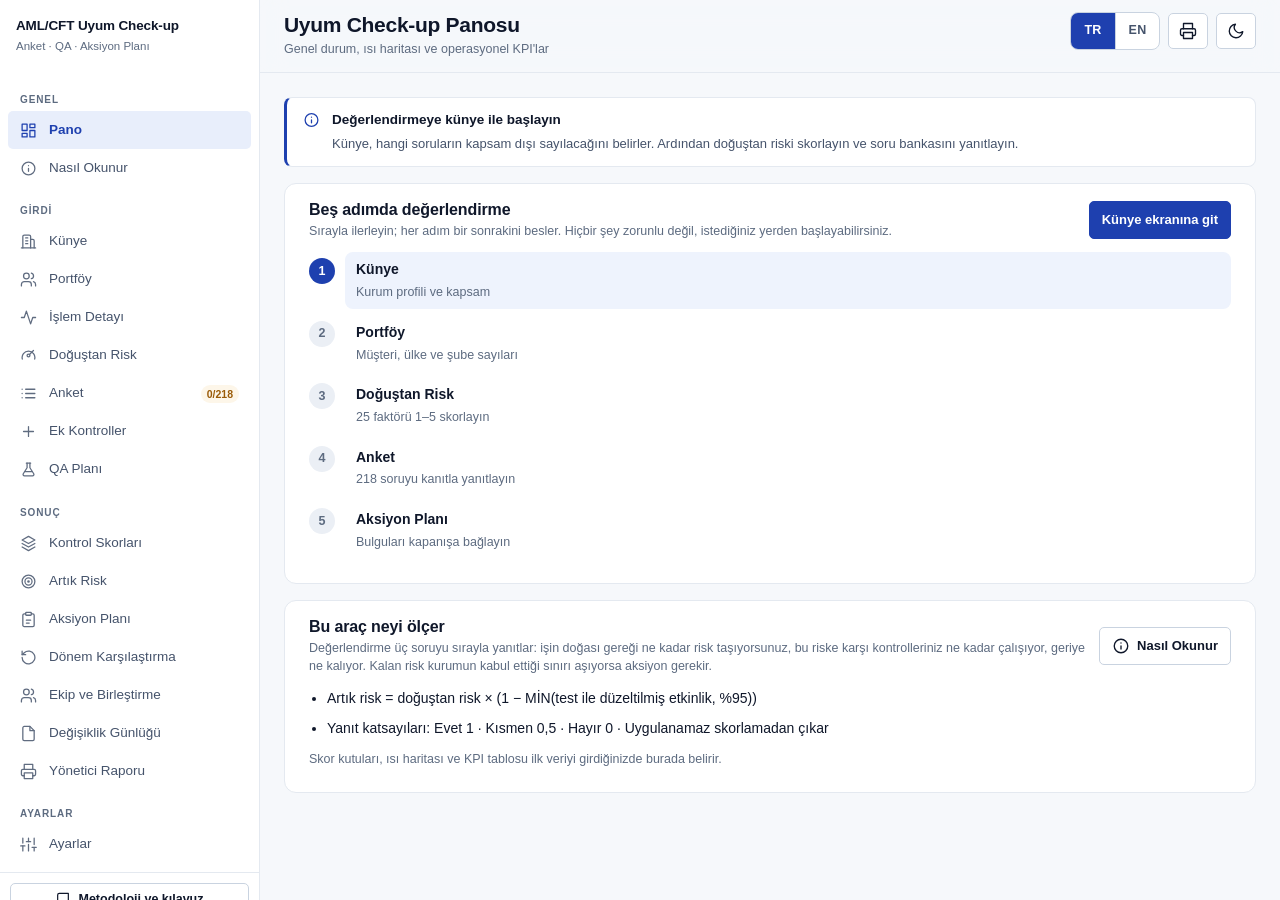
<file: index.html>
<!DOCTYPE html>
<html lang="tr" data-theme="light">
<head>
<meta charset="utf-8">
<meta name="viewport" content="width=device-width, initial-scale=1">
<!-- Veri cihazdan çıkmaz: tarayıcı başka kaynaktan betik yüklemeyi ve dışarıya bağlantıyı reddeder. -->
<meta http-equiv="Content-Security-Policy" content="default-src 'self' file:; script-src 'self' file:; style-src 'self' file: 'unsafe-inline'; img-src 'self' file: data:; font-src 'self' file:; connect-src 'none'; object-src 'none'; base-uri 'none'; form-action 'none'">
<meta name="color-scheme" content="light dark">
<title>AML/CFT Uyum Check-up</title>
<meta name="description" content="AML/CFT uyum check-up: anket, risk bazlı QA örneklem planı ve aksiyon takibi. AML/CFT compliance check-up: questionnaire, risk-based QA sampling and action tracking.">
<link rel="stylesheet" href="css/app.css?v=2.10.8">
<link rel="icon" href="data:image/svg+xml,<svg xmlns='http://www.w3.org/2000/svg' viewBox='0 0 24 24' fill='none' stroke='%231E40AF' stroke-width='2' stroke-linecap='round' stroke-linejoin='round'><path d='M12 22s8-4 8-10V5l-8-3-8 3v7c0 6 8 10 8 10z'/><path d='m9 12 2 2 4-4'/></svg>">
</head>
<body>
<a class="skip-link" id="skip-link" href="#content">İçeriğe atla</a>

<div class="app">
  <aside class="sidebar">
    <div class="brand">
      <div class="brand-title" id="brand-title">AML/CFT Uyum Check-up</div>
      <div class="brand-sub" id="brand-sub">Anket · QA · Aksiyon Planı</div>
    </div>
    <nav id="nav" class="nav" aria-label="Ana gezinme"></nav>
    <div class="sidebar-foot">
      <a class="btn btn-sm btn-block" id="guide-link" href="KILAVUZ.html" target="_blank" rel="noopener" style="text-decoration:none">
        <svg class="ico" width="16" height="16" viewBox="0 0 24 24" fill="none" stroke="currentColor" stroke-width="1.8" stroke-linecap="round" stroke-linejoin="round" aria-hidden="true"><path d="M4 19.5A2.5 2.5 0 0 1 6.5 17H20"/><path d="M6.5 2H20v20H6.5A2.5 2.5 0 0 1 4 19.5v-15A2.5 2.5 0 0 1 6.5 2z"/></svg>
        <span class="btn-label">Metodoloji ve kılavuz</span>
      </a>
      <button class="btn btn-sm btn-block" data-act="export">
        <svg class="ico" width="16" height="16" viewBox="0 0 24 24" fill="none" stroke="currentColor" stroke-width="1.8" stroke-linecap="round" stroke-linejoin="round" aria-hidden="true"><path d="M21 15v4a2 2 0 0 1-2 2H5a2 2 0 0 1-2-2v-4"/><path d="m7 10 5 5 5-5"/><path d="M12 15V3"/></svg>
        <span class="btn-label">Veri ve yedekleme</span>
      </button>
      <button class="btn btn-sm btn-block" data-act="import">
        <svg class="ico" width="16" height="16" viewBox="0 0 24 24" fill="none" stroke="currentColor" stroke-width="1.8" stroke-linecap="round" stroke-linejoin="round" aria-hidden="true"><path d="M21 15v4a2 2 0 0 1-2 2H5a2 2 0 0 1-2-2v-4"/><path d="m17 8-5-5-5 5"/><path d="M12 3v12"/></svg>
        <span class="btn-label">Çalışma dosyası yükle</span>
      </button>
      <button class="btn btn-sm btn-block btn-danger" data-act="reset">
        <svg class="ico" width="16" height="16" viewBox="0 0 24 24" fill="none" stroke="currentColor" stroke-width="1.8" stroke-linecap="round" stroke-linejoin="round" aria-hidden="true"><path d="M3 6h18"/><path d="M8 6V4a1 1 0 0 1 1-1h6a1 1 0 0 1 1 1v2"/><path d="M19 6v14a2 2 0 0 1-2 2H7a2 2 0 0 1-2-2V6"/></svg>
        <span class="btn-label">Sıfırla</span>
      </button>
      <div class="foot-info">
        <div class="subtle center is-danger" id="save-error" role="alert" hidden></div>
        <div class="subtle center is-danger" id="tab-conflict" role="alert" hidden>
          <span id="tab-conflict-text"></span>
          <button class="btn btn-sm btn-block" id="tab-conflict-reload" style="margin-top:6px"></button>
        </div>
        <div class="subtle center" id="saved-at" aria-live="polite">—</div>
        <div class="subtle center" id="backup-at">—</div>
        <div class="subtle center" id="local-only">Veriler yalnızca bu tarayıcıda saklanır.</div>
      </div>
    </div>
  </aside>

  <div class="main">
    <header class="topbar">
      <div class="topbar-heading">
        <h1 id="page-title">Uyum Check-up Panosu</h1>
        <div class="topbar-sub" id="page-sub"></div>
      </div>

      <div class="topbar-actions">
        <div class="lang-switch" role="group" aria-label="Change language / Dili değiştir">
          <button type="button" class="lang-btn" data-lang="tr" aria-pressed="true" lang="tr">TR</button>
          <button type="button" class="lang-btn" data-lang="en" aria-pressed="false" lang="en">EN</button>
        </div>
        <button class="btn btn-icon only-narrow" data-act="export" aria-label="Veri ve yedekleme">
          <svg class="ico" width="18" height="18" viewBox="0 0 24 24" fill="none" stroke="currentColor" stroke-width="1.8" stroke-linecap="round" stroke-linejoin="round" aria-hidden="true"><path d="M21 15v4a2 2 0 0 1-2 2H5a2 2 0 0 1-2-2v-4"/><path d="m7 10 5 5 5-5"/><path d="M12 15V3"/></svg>
        </button>
        <button class="btn btn-icon" id="print-btn" aria-label="Yazdır">
          <svg class="ico" width="18" height="18" viewBox="0 0 24 24" fill="none" stroke="currentColor" stroke-width="1.8" stroke-linecap="round" stroke-linejoin="round" aria-hidden="true"><path d="M6 9V2h12v7"/><path d="M6 18H4a2 2 0 0 1-2-2v-5a2 2 0 0 1 2-2h16a2 2 0 0 1 2 2v5a2 2 0 0 1-2 2h-2"/><rect x="6" y="14" width="12" height="8"/></svg>
        </button>
        <button class="btn btn-icon" id="theme-btn" aria-label="Koyu temaya geç"></button>
      </div>
    </header>

    <main id="content" class="content" tabindex="-1"></main>
  </div>
</div>

<input type="file" id="file-input" accept="application/json,.json" class="sr-only" aria-hidden="true" tabindex="-1">

<script src="js/data.js?v=2.10.8"></script>
<script src="js/data.en.js?v=2.10.8"></script>
<script src="js/questions.en.js?v=2.10.8"></script>
<script src="js/countries.js?v=2.10.8"></script>
<script src="js/portfolio.data.js?v=2.10.8"></script>
<script src="js/operations.data.js?v=2.10.8"></script>
<script src="js/riskmodel.data.js?v=2.10.8"></script>
<script src="js/extra.data.js?v=2.10.8"></script>
<script src="js/refpack.data.js?v=2.10.8"></script>
<script src="js/i18n.js?v=2.10.8"></script>
<script src="js/store.js?v=2.10.8"></script>
<script src="js/calc.js?v=2.10.8"></script>
<script src="js/ui.js?v=2.10.8"></script>
<script src="js/views.js?v=2.10.8"></script>
<script src="js/portfolio.js?v=2.10.8"></script>
<script src="js/operations.js?v=2.10.8"></script>
<script src="js/settings.js?v=2.10.8"></script>
<script src="js/extra.js?v=2.10.8"></script>
<script src="js/compare.js?v=2.10.8"></script>
<script src="js/log.js?v=2.10.8"></script>
<script src="js/merge.js?v=2.10.8"></script>
<script src="js/actions.js?v=2.10.8"></script>
<script src="js/export.js?v=2.10.8"></script>
<script src="js/app.js?v=2.10.8"></script>
</body>
</html>
</file>
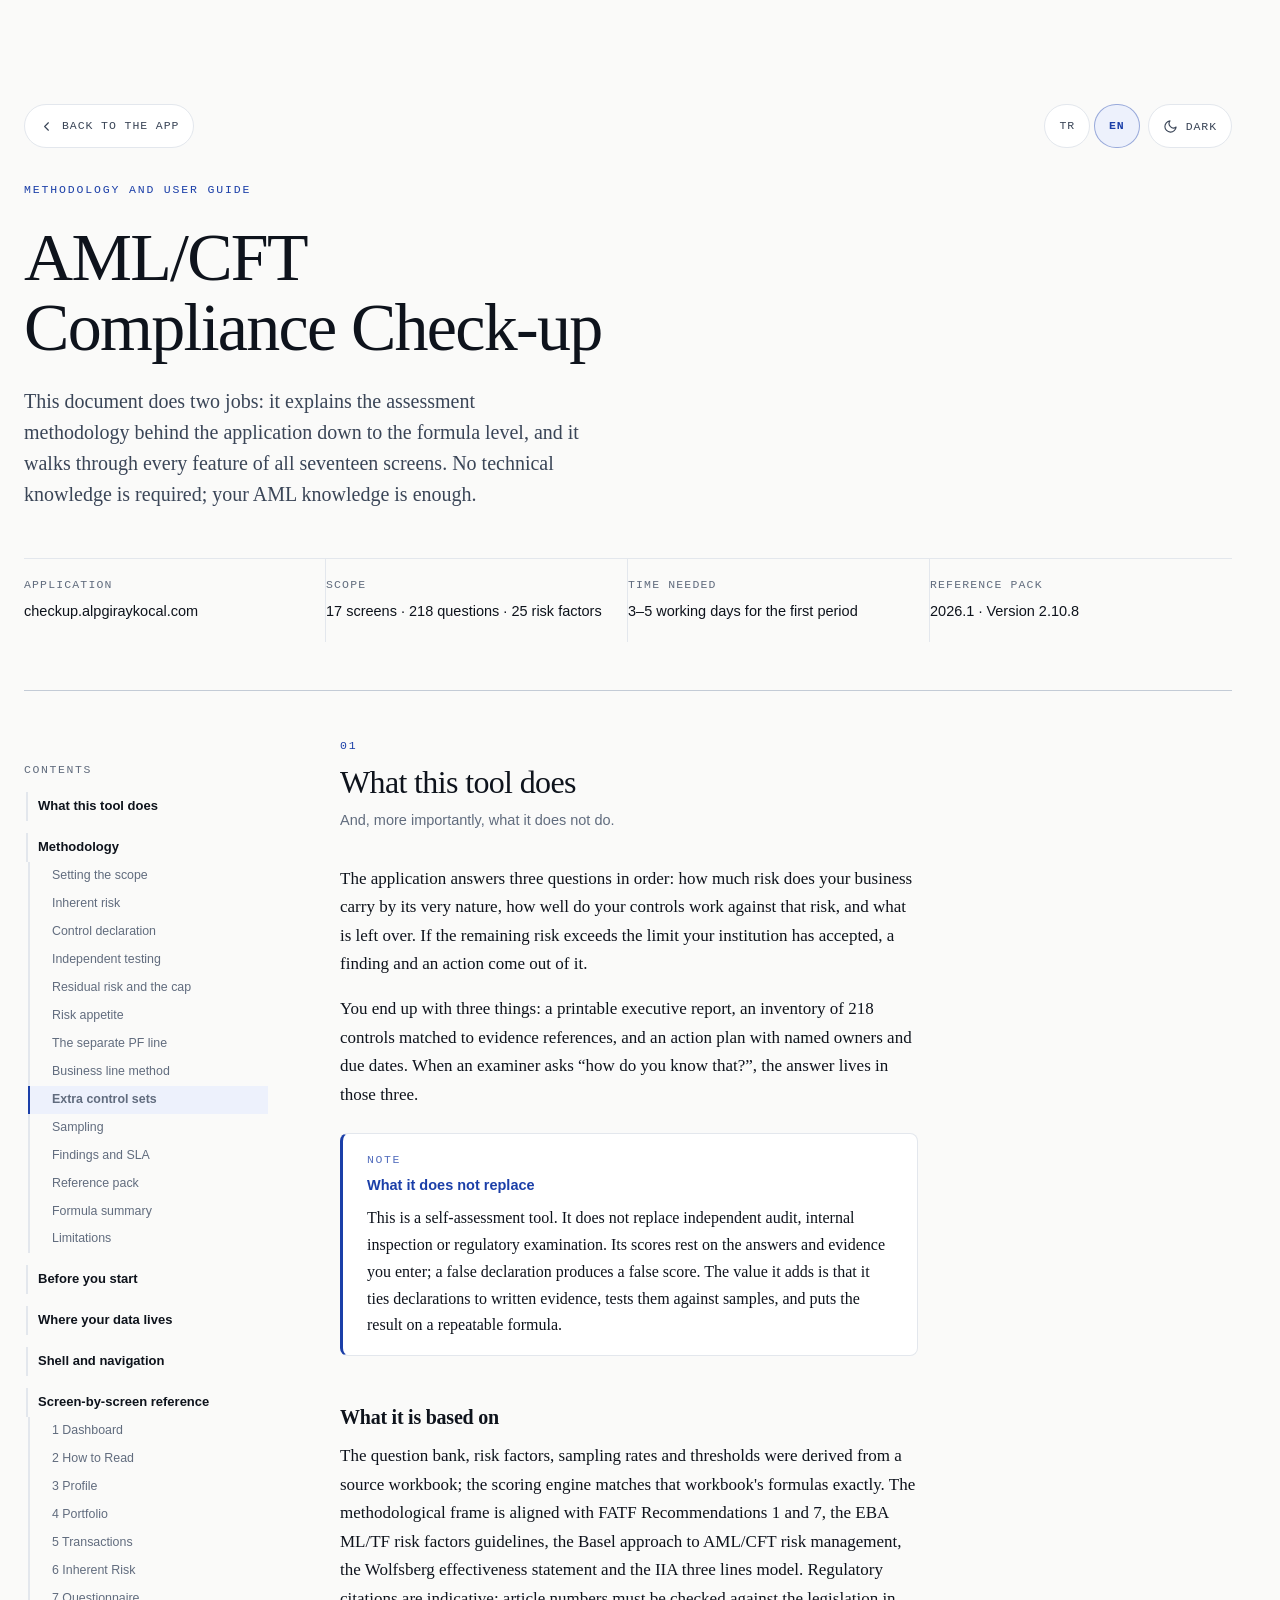
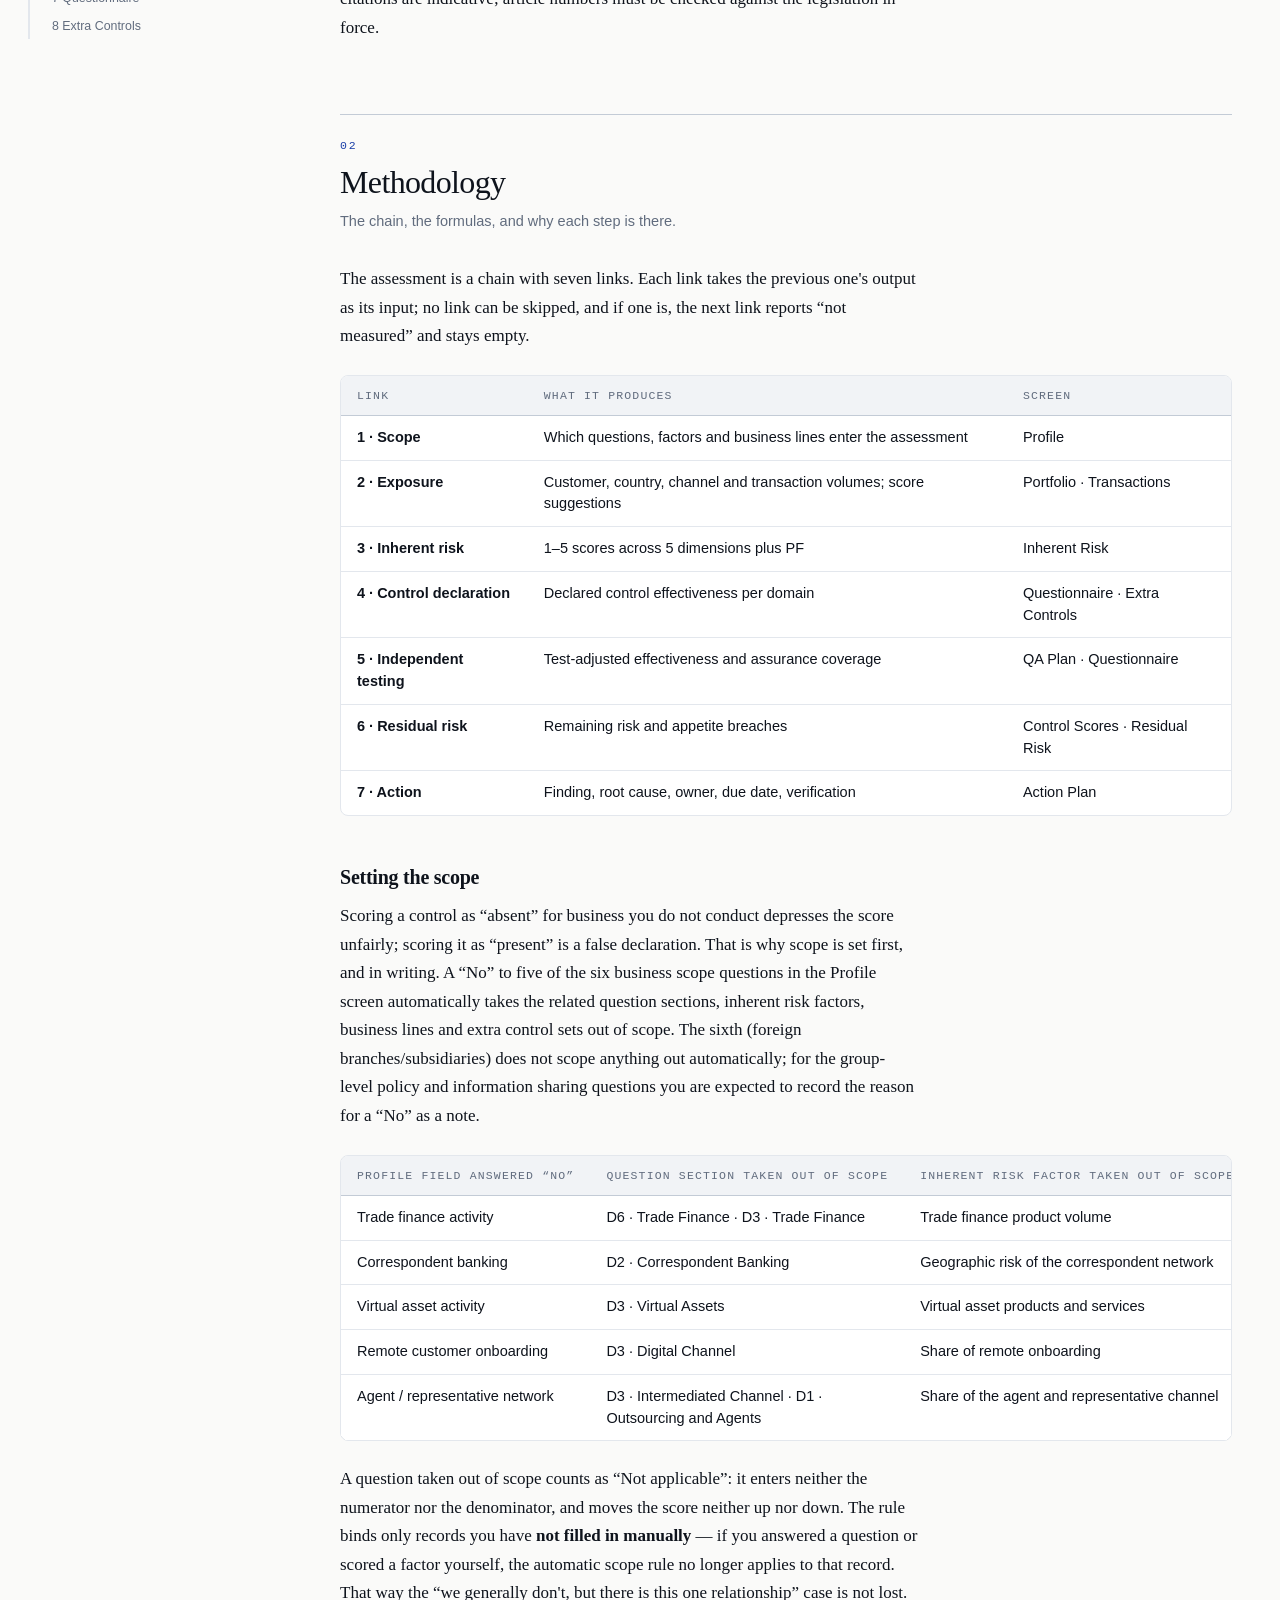
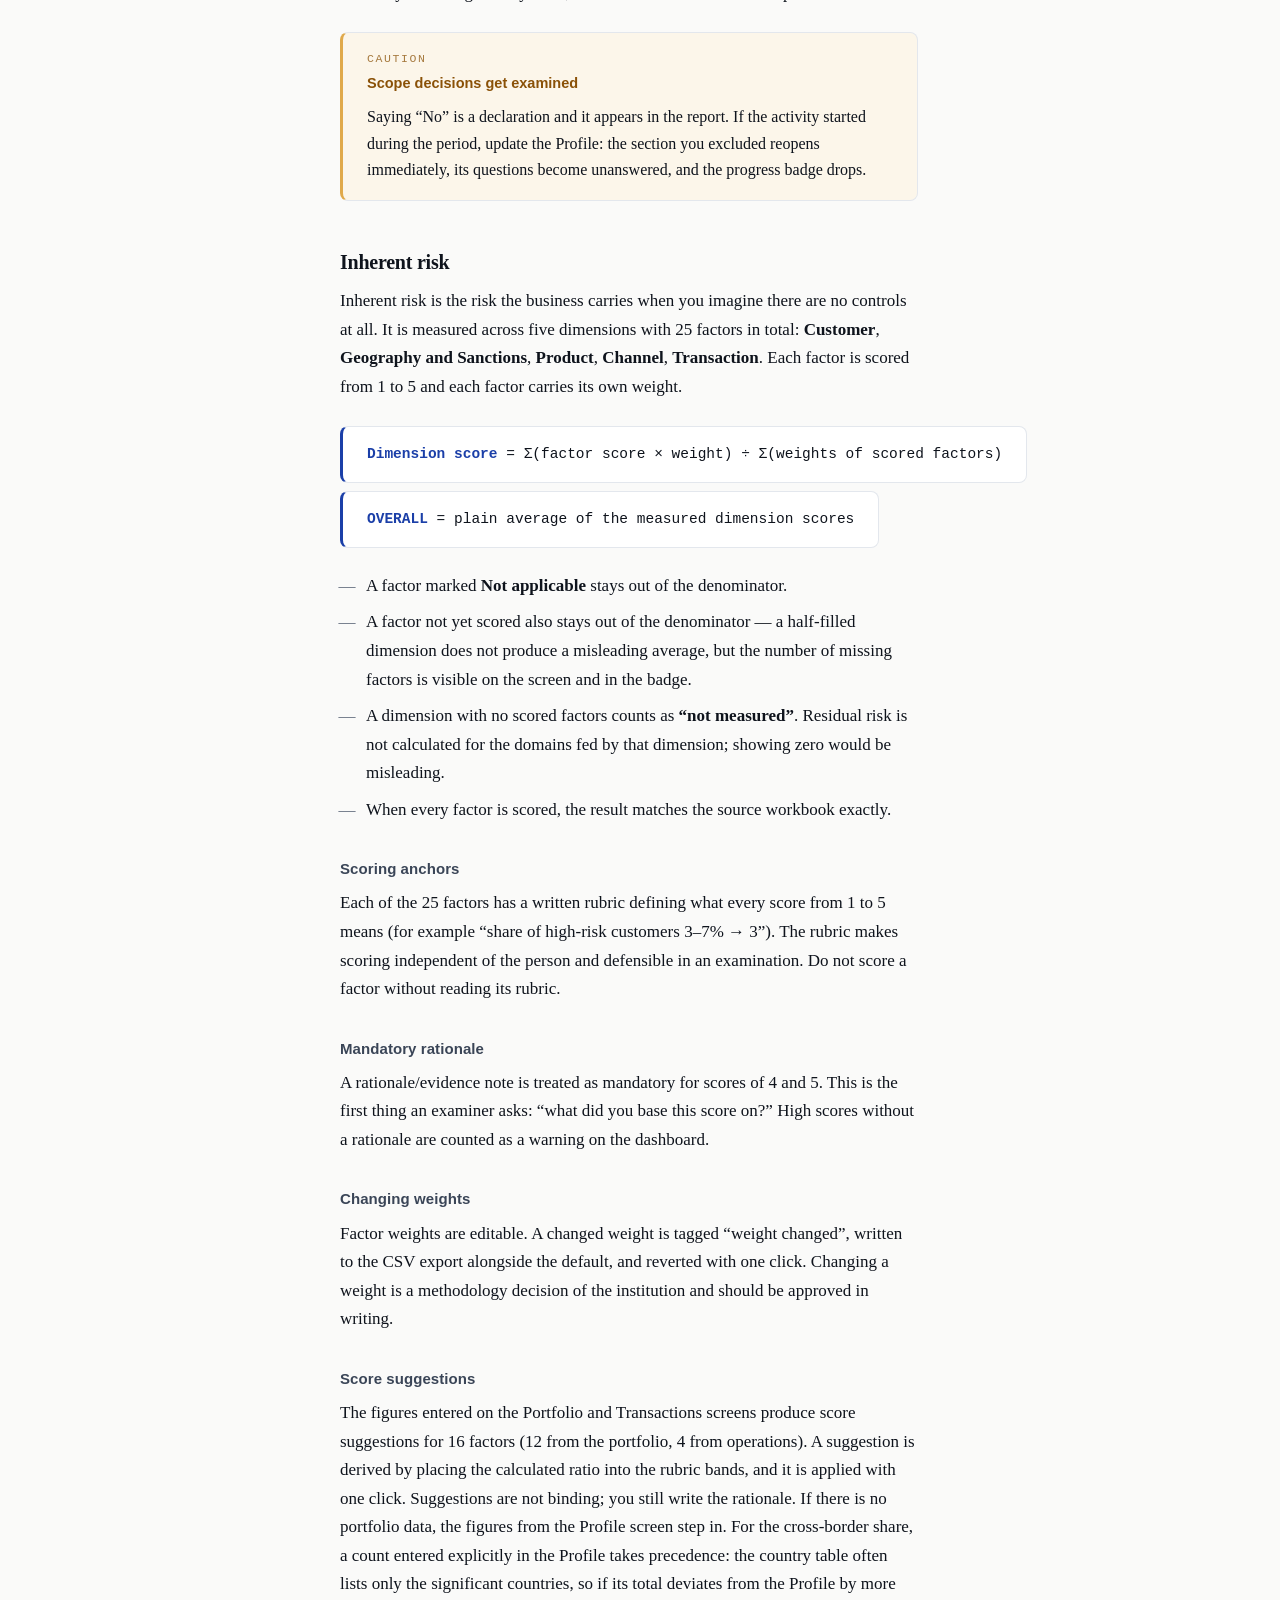
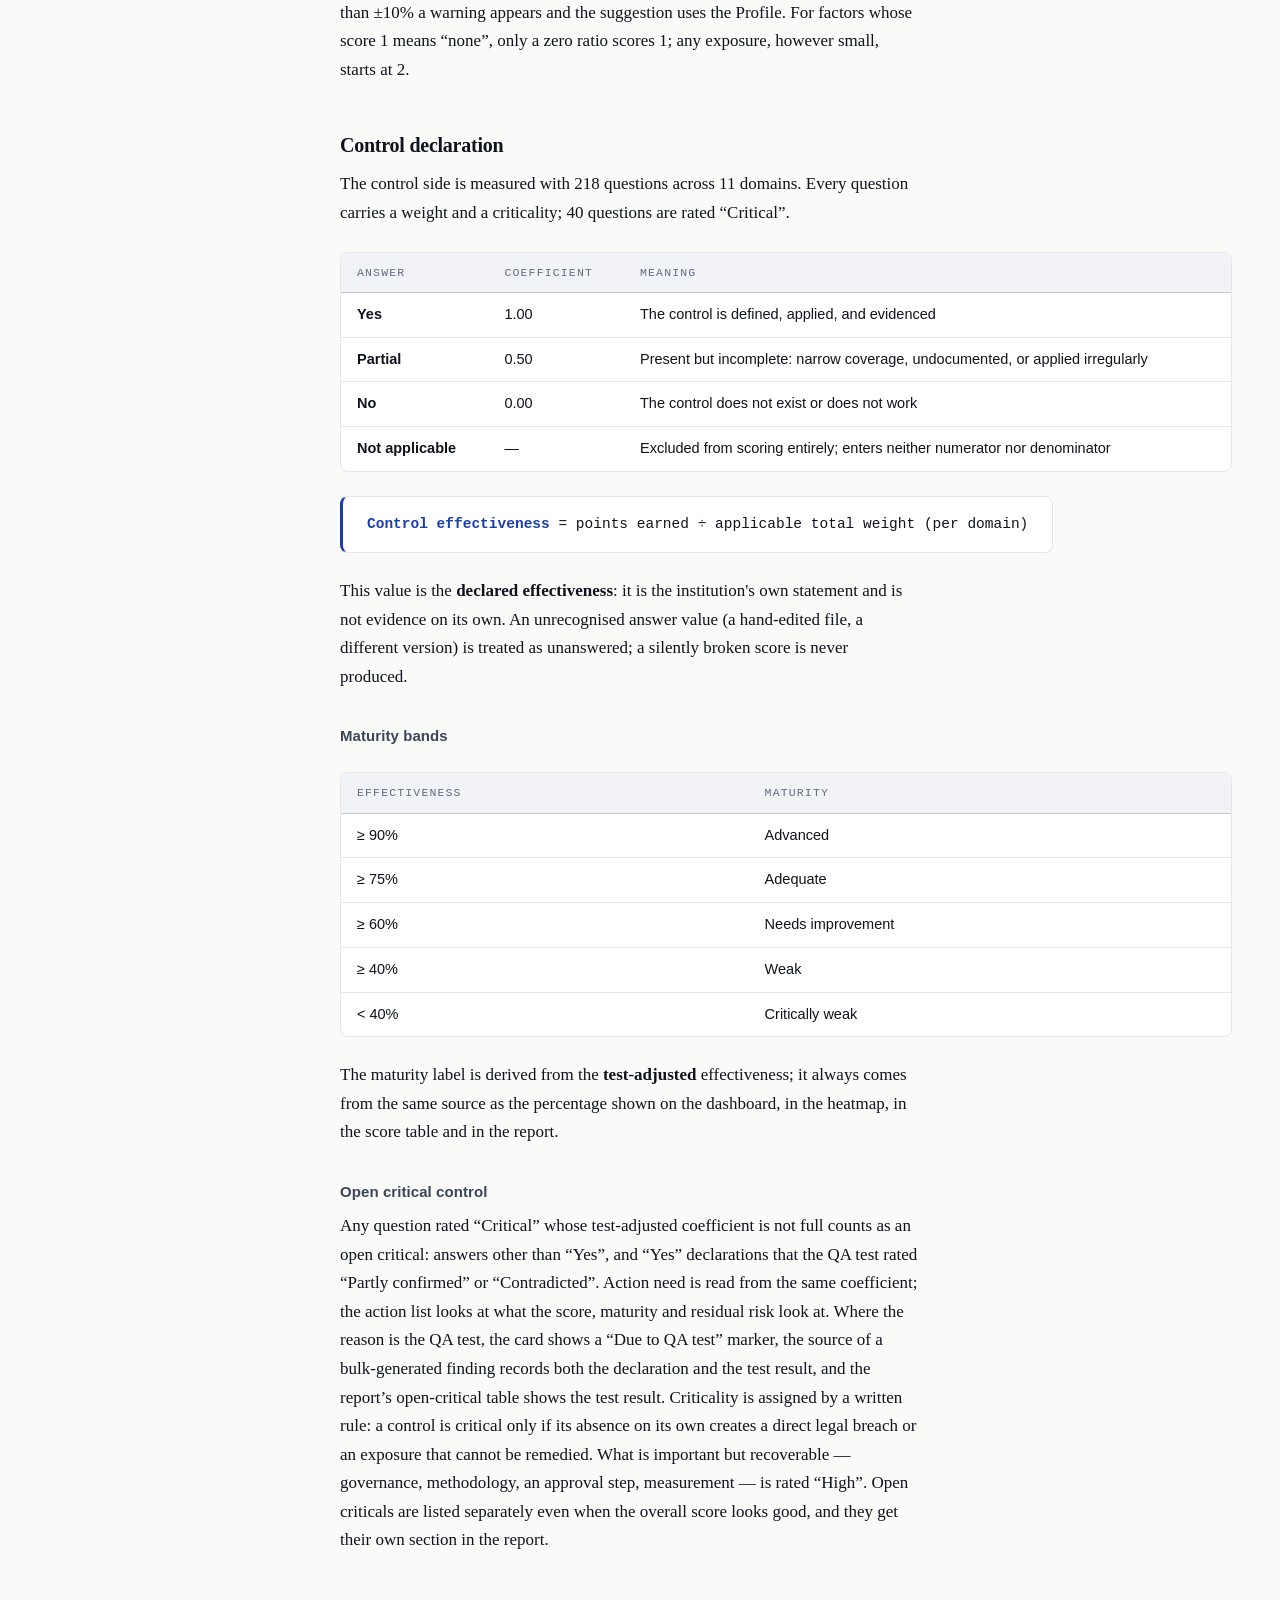
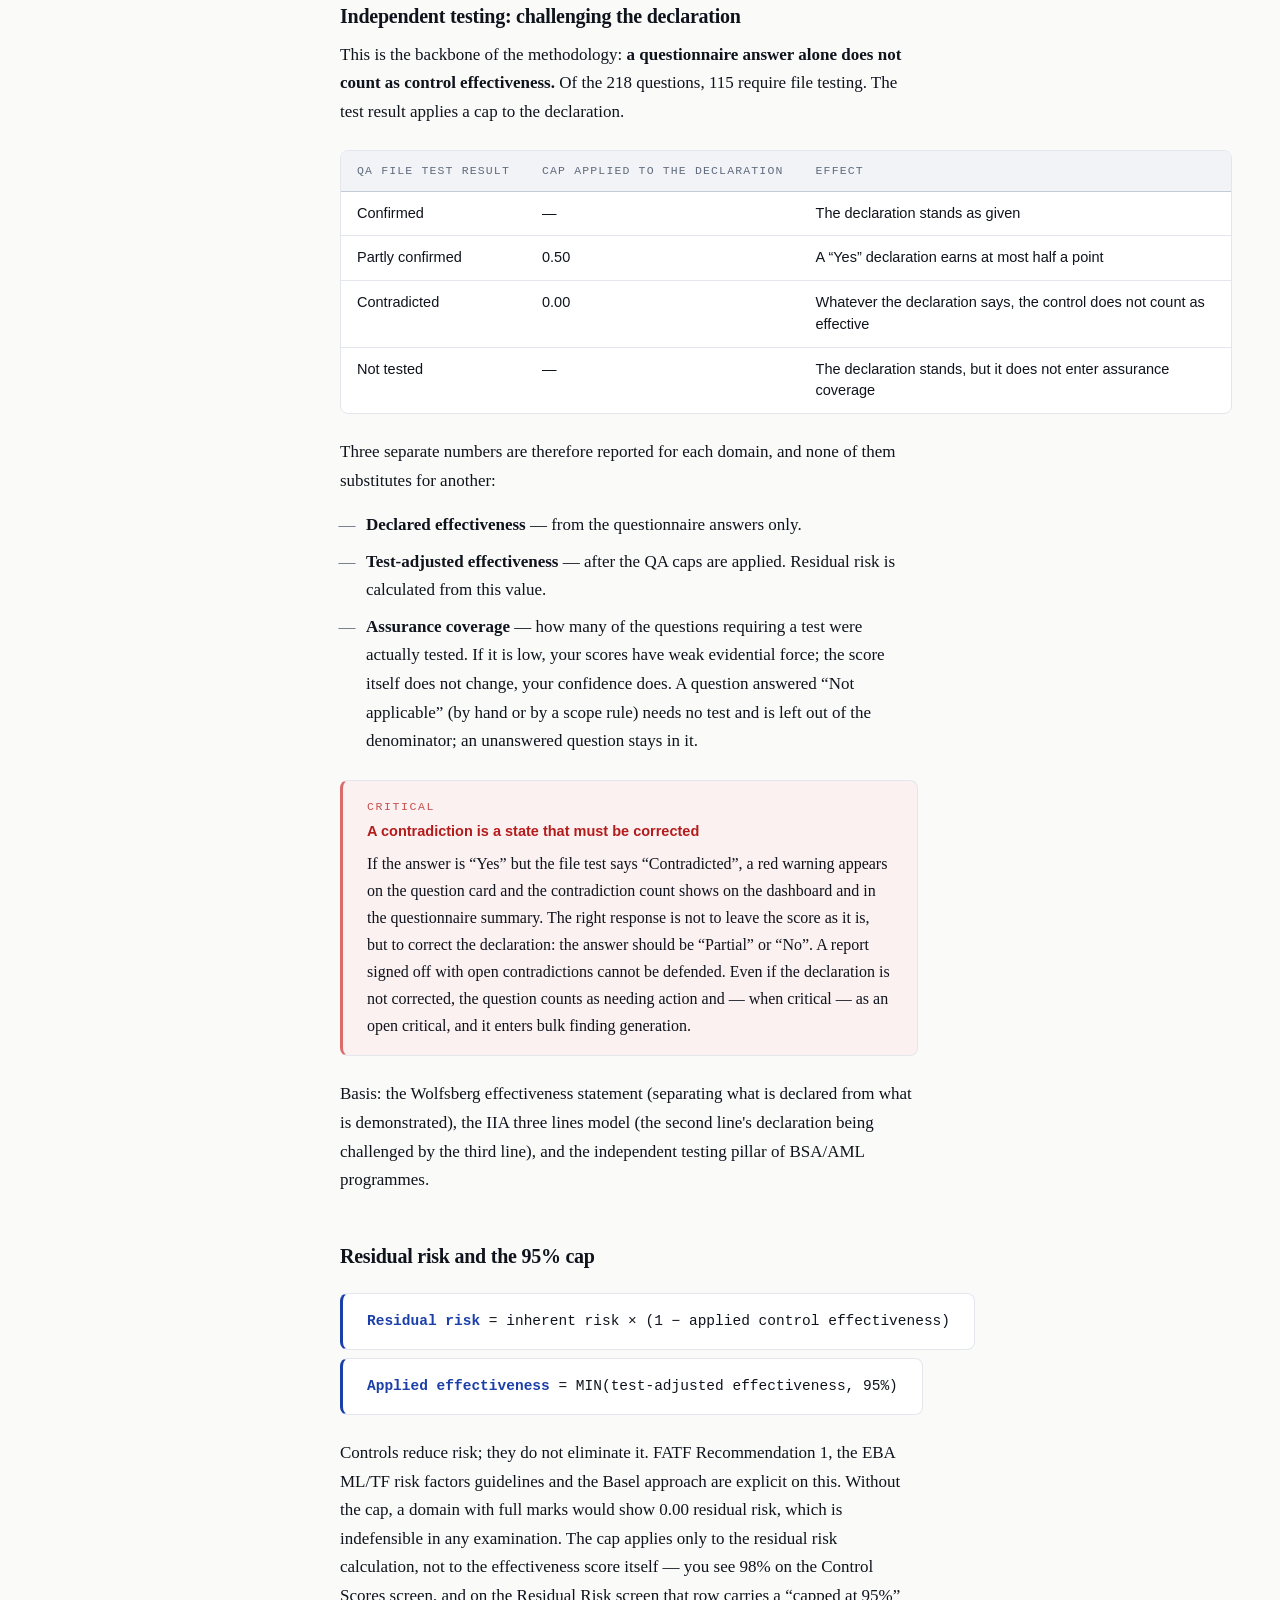
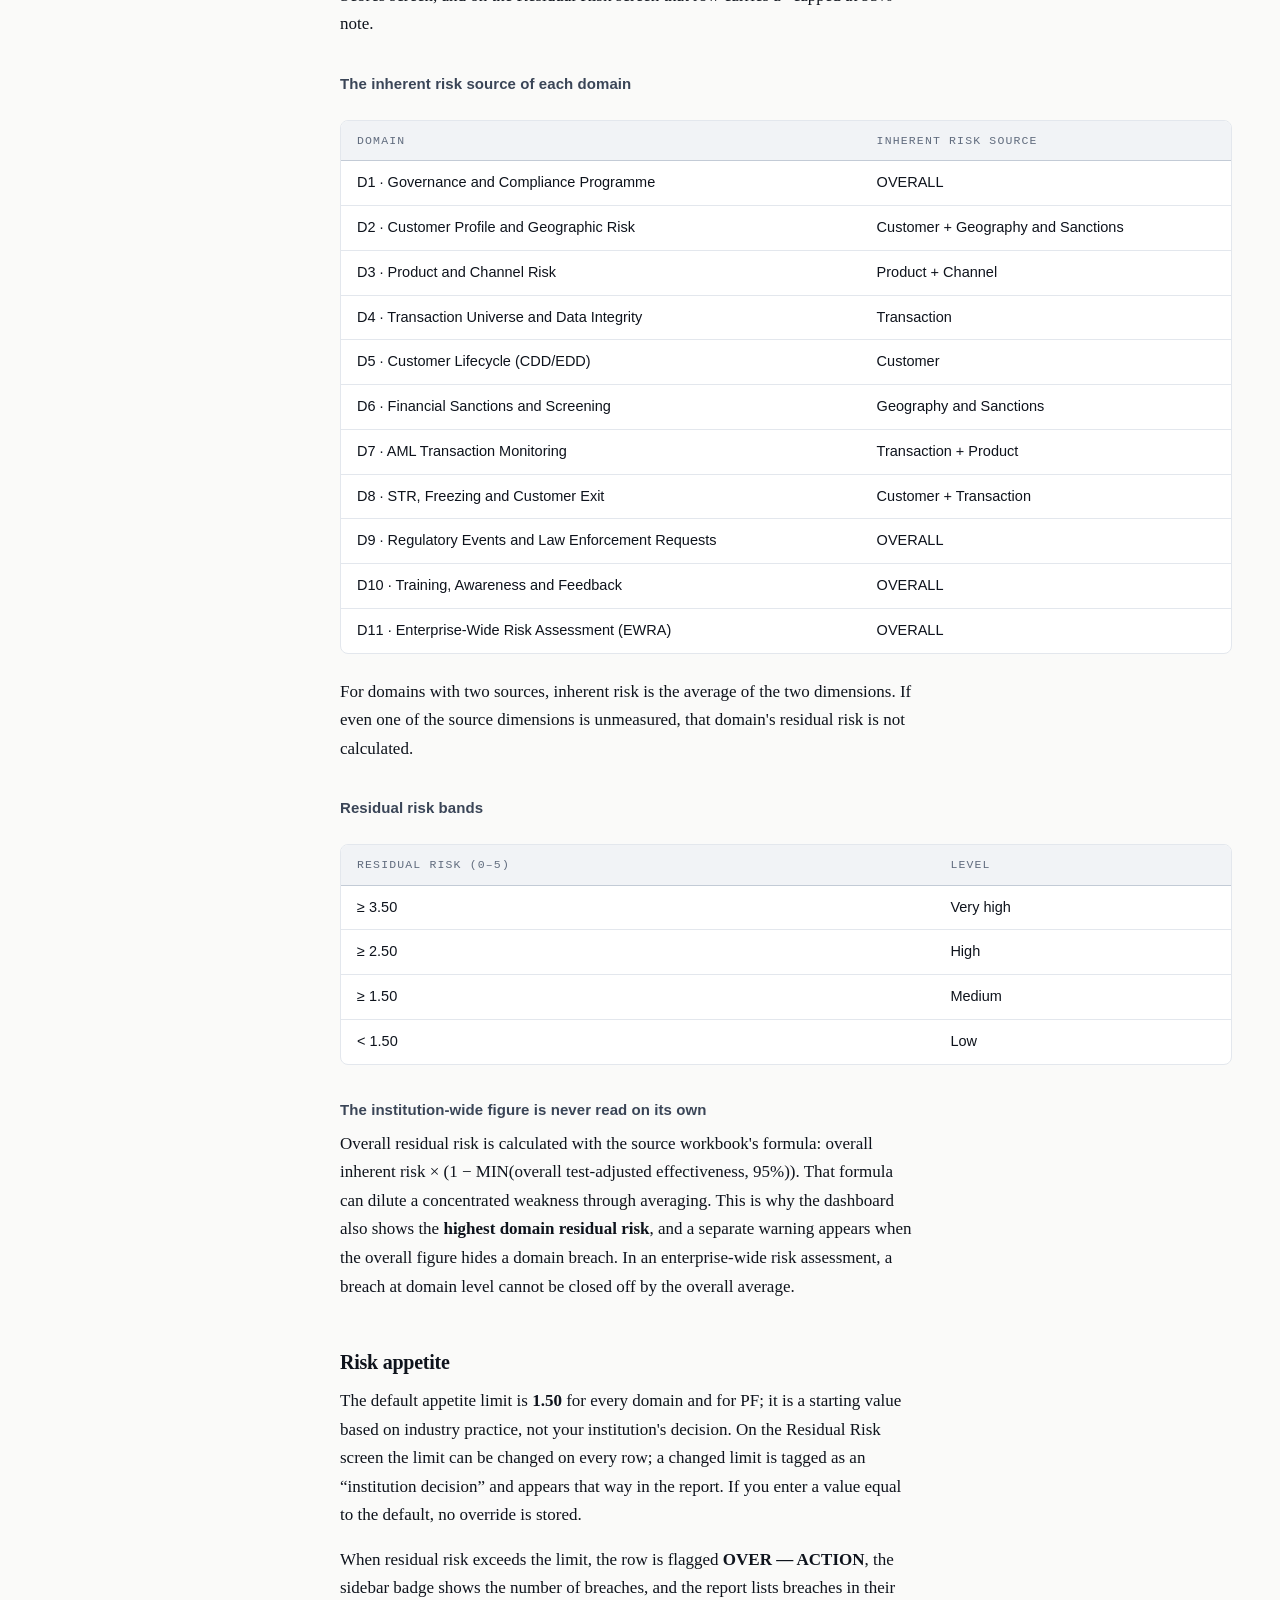
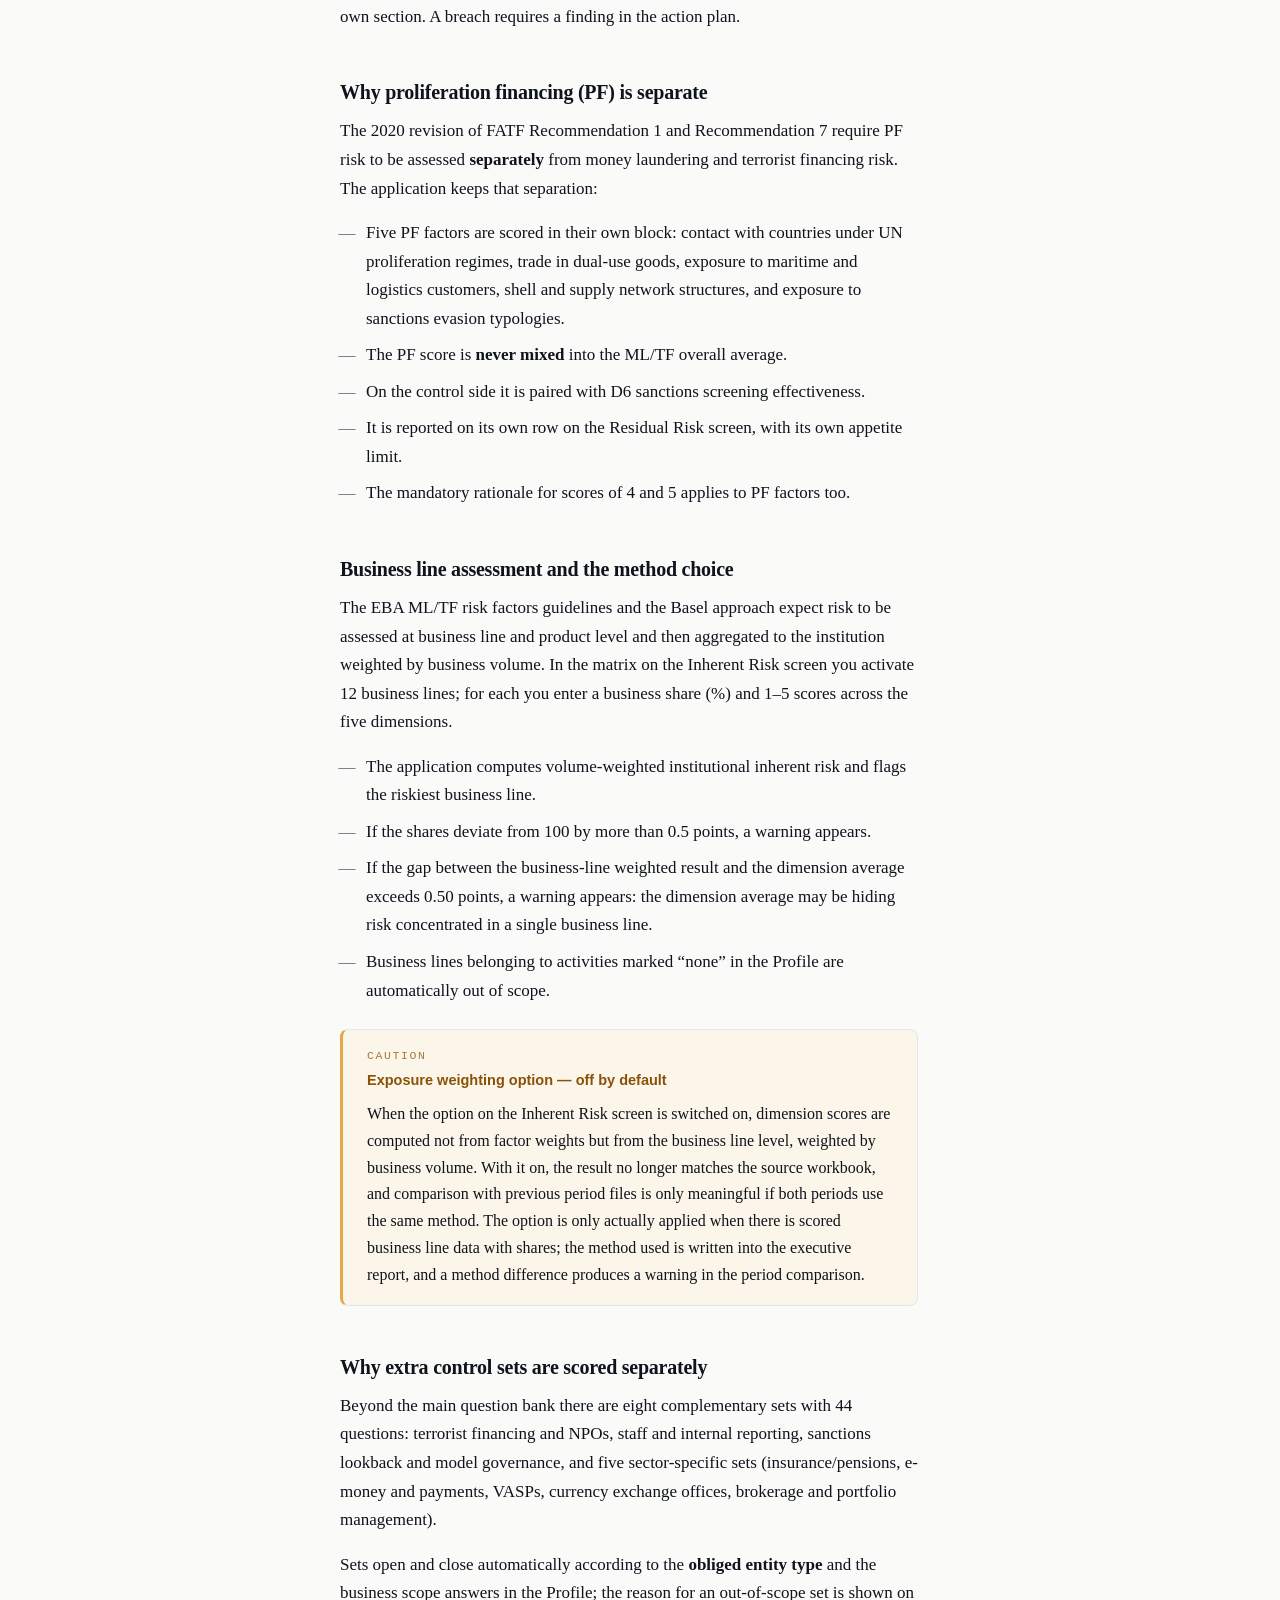
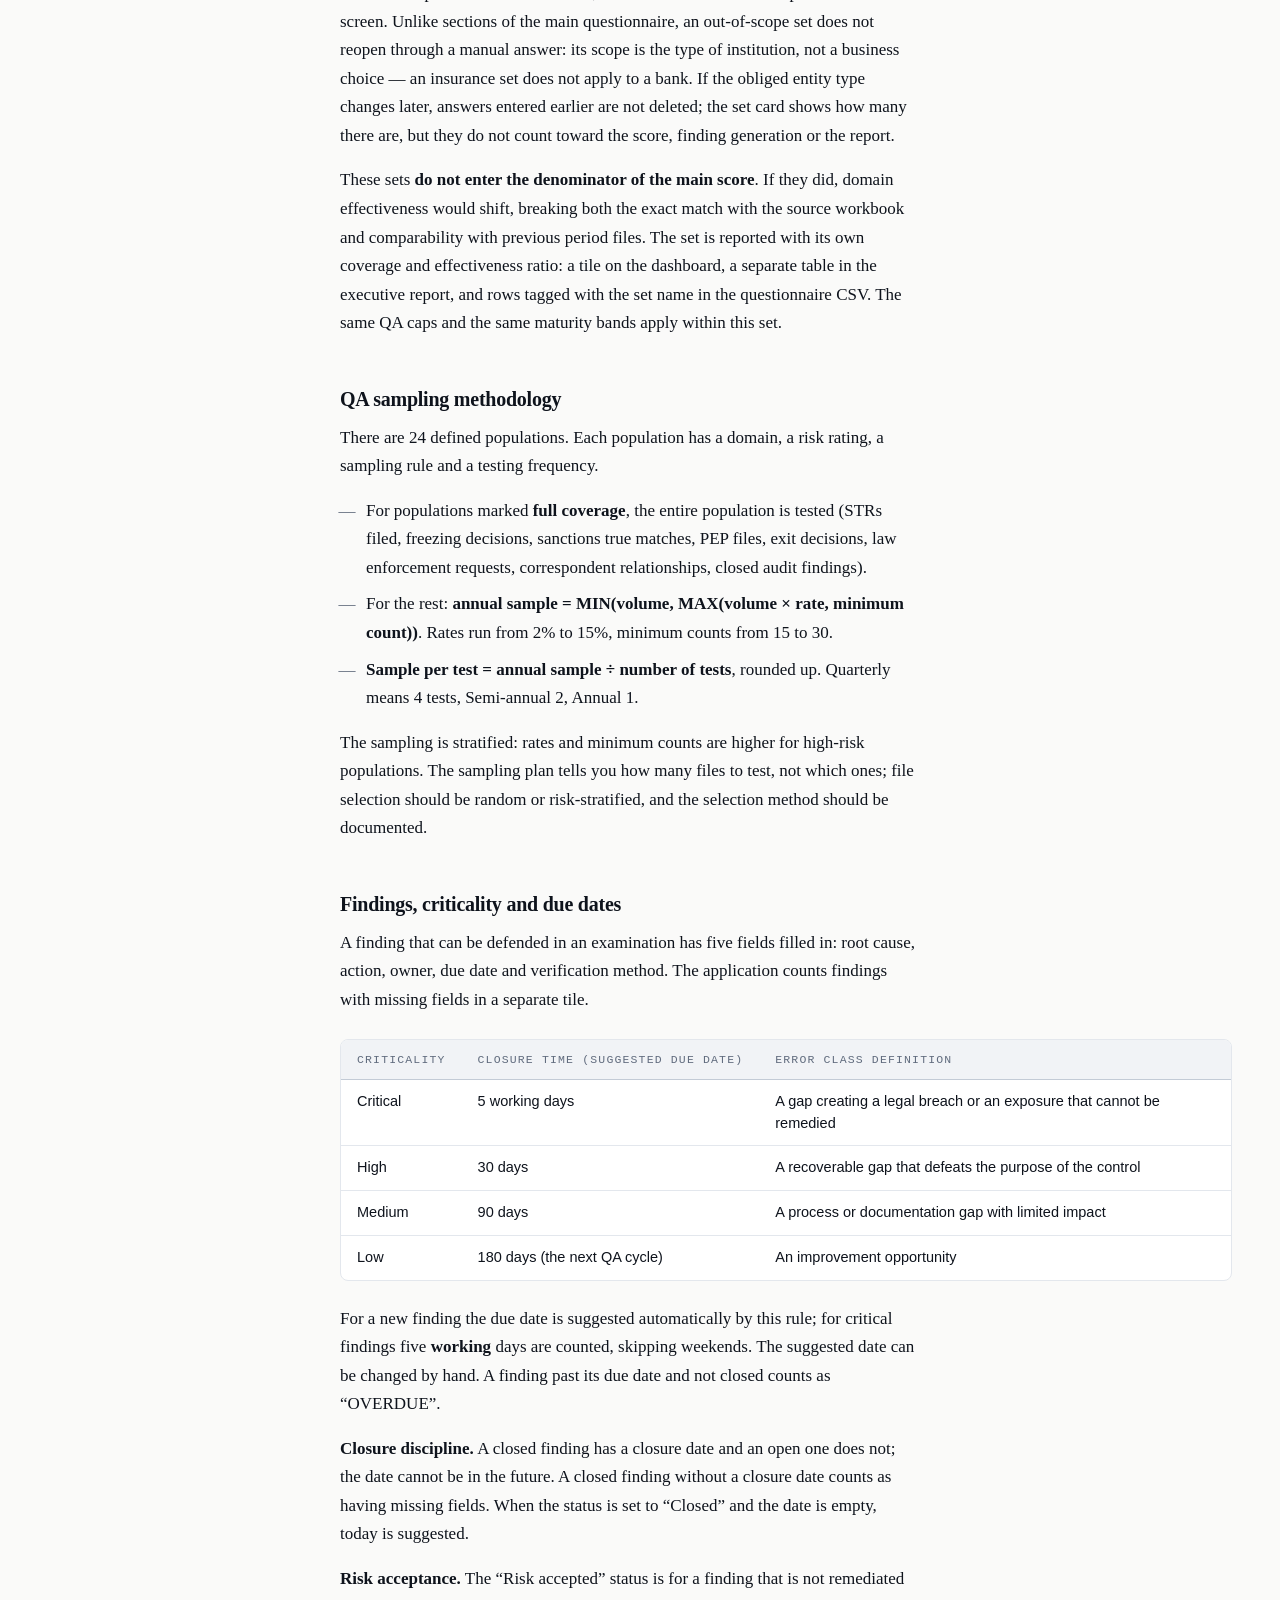
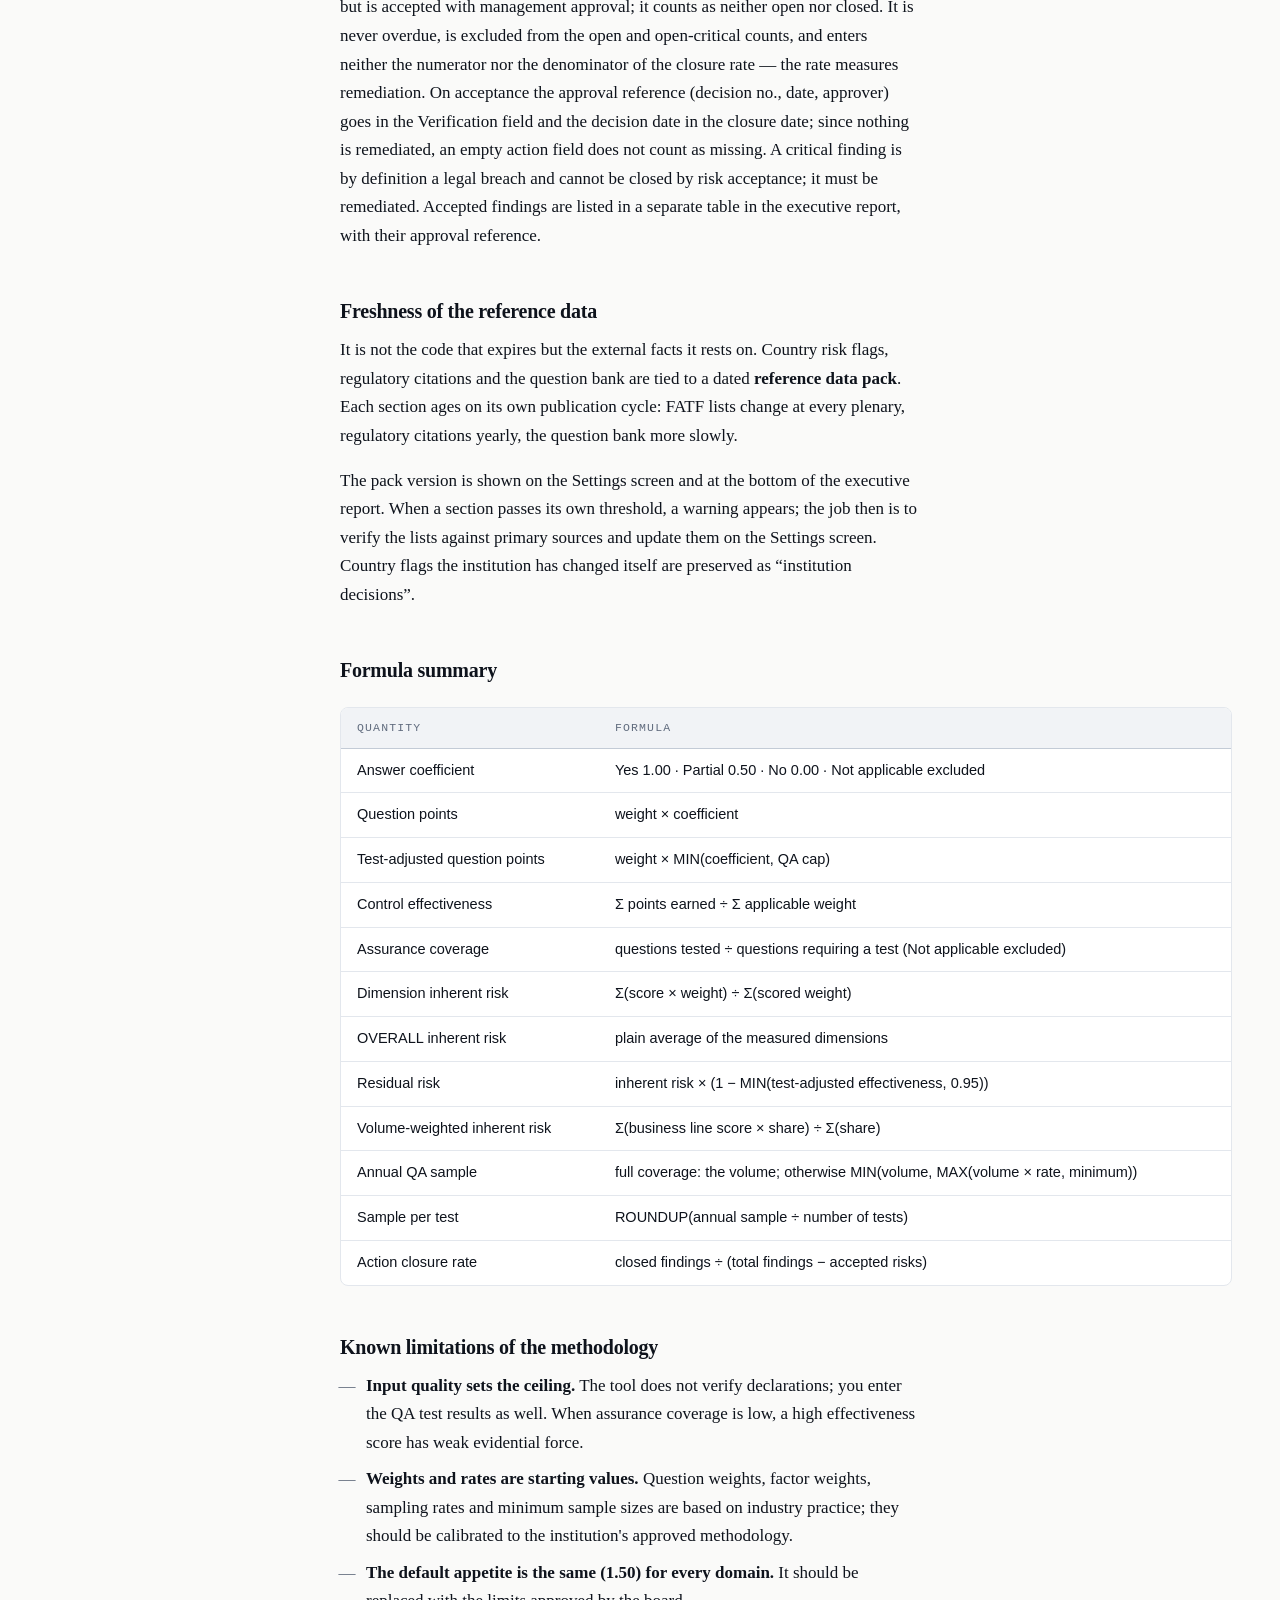
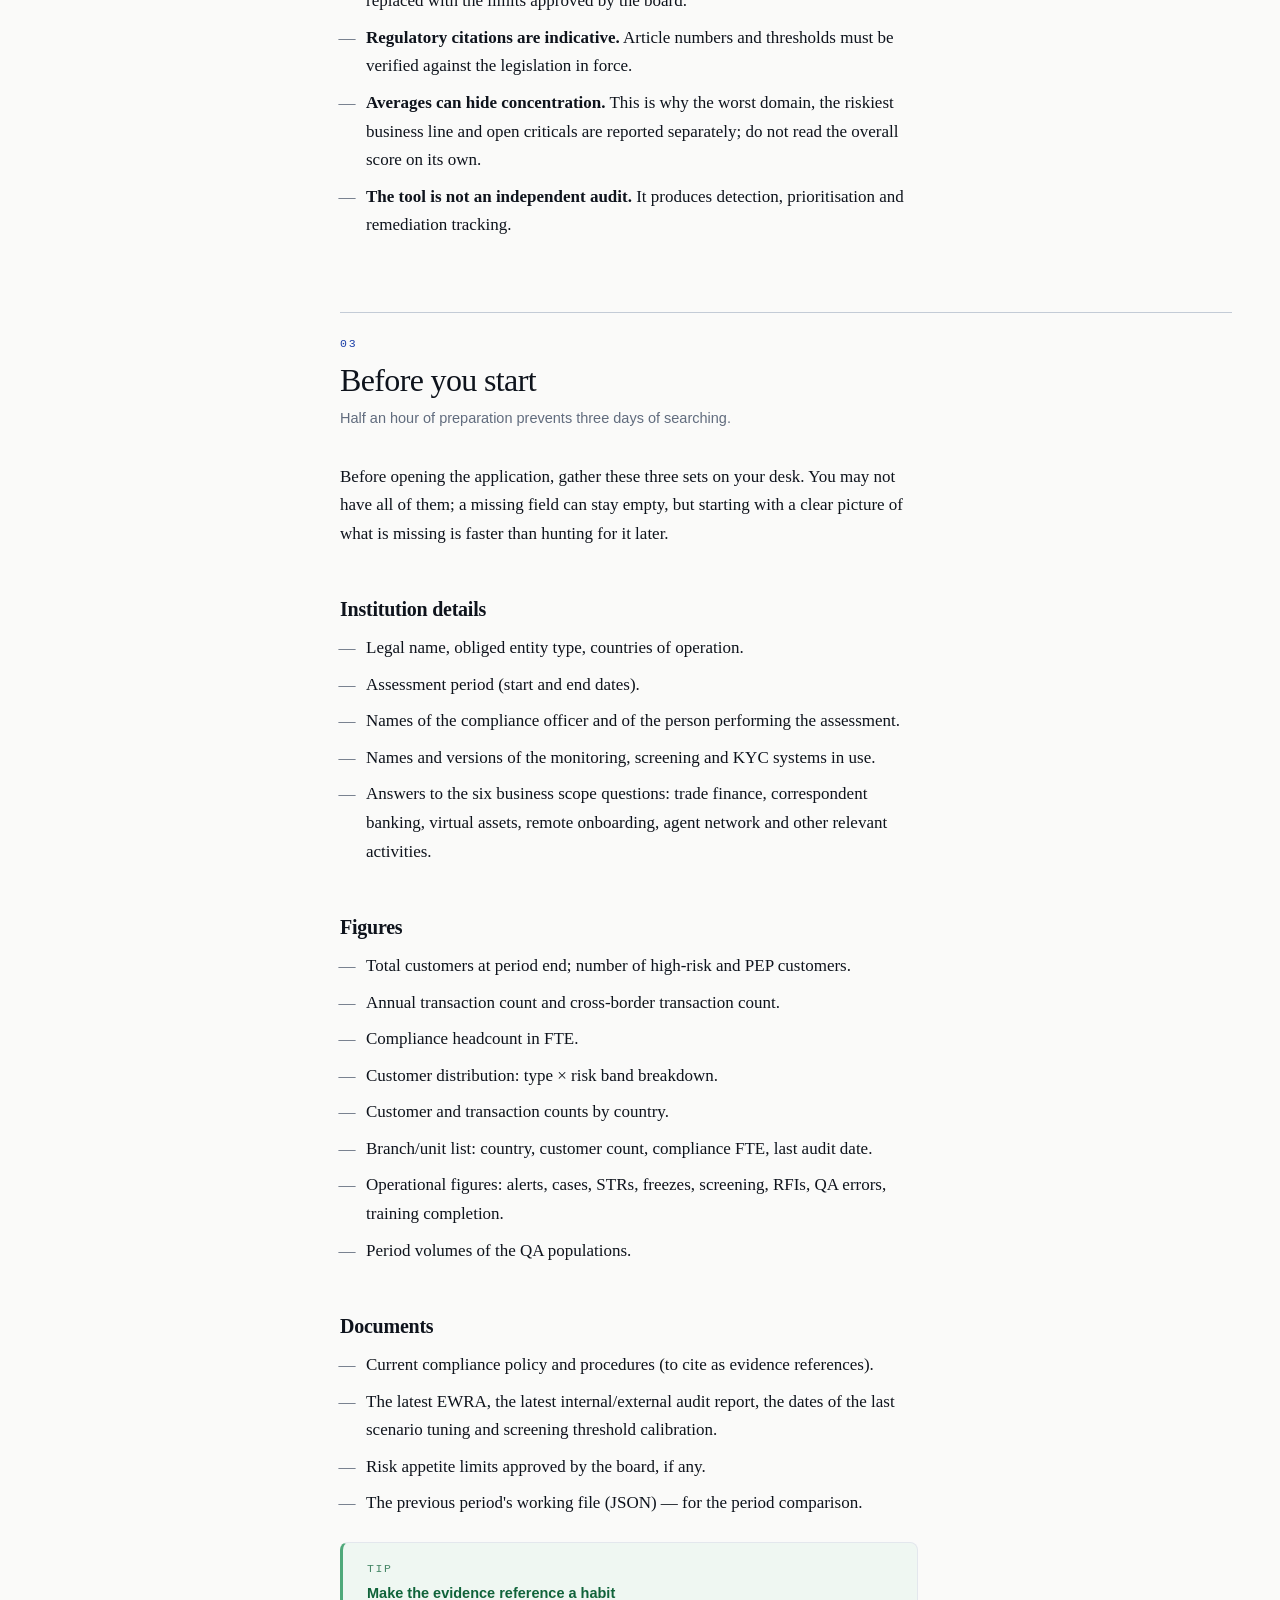
<file: GUIDE.html>
<!DOCTYPE html>
<html lang="en" data-theme="light">
<head>
<meta charset="utf-8">
<meta name="viewport" content="width=device-width, initial-scale=1">
<!-- Veri cihazdan çıkmaz: tarayıcı başka kaynaktan betik yüklemeyi ve dışarıya bağlantıyı reddeder. -->
<meta http-equiv="Content-Security-Policy" content="default-src 'self' file:; script-src 'self' file:; style-src 'self' file: 'unsafe-inline'; img-src 'self' file: data:; font-src 'self' file:; connect-src 'none'; object-src 'none'; base-uri 'none'; form-action 'none'">
<meta name="color-scheme" content="light dark">
<title>Methodology and Guide · AML/CFT Compliance Check-up</title>
<meta name="description" content="Assessment methodology and full user guide for the AML/CFT Compliance Check-up: scope, inherent risk, control effectiveness, independent testing, residual risk, appetite and actions across all seventeen screens.">
<link rel="alternate" hreflang="tr" href="KILAVUZ.html">
<link rel="alternate" hreflang="en" href="GUIDE.html">
<link rel="stylesheet" href="css/kilavuz.css?v=2.10.8">
<link rel="icon" href="data:image/svg+xml,<svg xmlns='http://www.w3.org/2000/svg' viewBox='0 0 24 24' fill='none' stroke='%231E40AF' stroke-width='2' stroke-linecap='round' stroke-linejoin='round'><path d='M12 22s8-4 8-10V5l-8-3-8 3v7c0 6 8 10 8 10z'/><path d='m9 12 2 2 4-4'/></svg>">
</head>
<body>
<div class="ilerleme" id="ilerleme" role="presentation"></div>

<div class="sayfa">

  <header class="ustbilgi">
    <div class="ust-arac no-print">
      <a class="geri-link" href="index.html">
        <svg width="15" height="15" viewBox="0 0 24 24" fill="none" stroke="currentColor" stroke-width="1.8" stroke-linecap="round" stroke-linejoin="round" aria-hidden="true"><path d="m15 18-6-6 6-6"/></svg>
        Back to the app
      </a>
      <div class="sag">
        <div class="dil-switch" role="group" aria-label="Change language / Dili değiştir">
          <a class="dil-btn" href="KILAVUZ.html" data-dil="tr" lang="tr">TR</a>
          <a class="dil-btn" href="GUIDE.html" data-dil="en" aria-current="page" lang="en">EN</a>
        </div>
        <button type="button" class="tema-btn" id="tema-btn" aria-label="Switch to dark theme">
          <svg width="15" height="15" viewBox="0 0 24 24" fill="none" stroke="currentColor" stroke-width="1.8" stroke-linecap="round" stroke-linejoin="round" aria-hidden="true"><path d="M21 12.8A9 9 0 1 1 11.2 3a7 7 0 0 0 9.8 9.8z"/></svg>
          <span id="tema-etiket">Dark</span>
        </button>
      </div>
    </div>
    <div class="etiket">Methodology and user guide</div>
    <h1>AML/CFT Compliance Check-up</h1>
    <p class="girizgah">
      This document does two jobs: it explains the assessment methodology behind
      the application down to the formula level, and it walks through every
      feature of all seventeen screens. No technical knowledge is required; your
      AML knowledge is enough.
    </p>
    <div class="ustbilgi-kunye">
      <div><span class="kunye-etiket">Application</span><span class="kunye-deger">checkup.alpgiraykocal.com</span></div>
      <div><span class="kunye-etiket">Scope</span><span class="kunye-deger">17 screens · 218 questions · 25 risk factors</span></div>
      <div><span class="kunye-etiket">Time needed</span><span class="kunye-deger">3–5 working days for the first period</span></div>
      <div><span class="kunye-etiket">Reference pack</span><span class="kunye-deger">2026.1 · Version 2.10.8</span></div>
    </div>
  </header>

  <nav class="icindekiler" id="icindekiler" aria-label="Contents">
    <h2>Contents</h2>
    <ol>
      <li class="ic-ust"><a href="#nedir">What this tool does</a></li>
      <li class="ic-ust"><a href="#metodoloji">Methodology</a>
        <ol class="ic-alt">
          <li><a href="#m-kapsam">Setting the scope</a></li>
          <li><a href="#m-dogustan">Inherent risk</a></li>
          <li><a href="#m-kontrol">Control declaration</a></li>
          <li><a href="#m-test">Independent testing</a></li>
          <li><a href="#m-artik">Residual risk and the cap</a></li>
          <li><a href="#m-istah">Risk appetite</a></li>
          <li><a href="#m-pf">The separate PF line</a></li>
          <li><a href="#m-iskolu">Business line method</a></li>
          <li><a href="#m-ek">Extra control sets</a></li>
          <li><a href="#m-orneklem">Sampling</a></li>
          <li><a href="#m-bulgu">Findings and SLA</a></li>
          <li><a href="#m-referans">Reference pack</a></li>
          <li><a href="#m-ozet">Formula summary</a></li>
          <li><a href="#m-sinir">Limitations</a></li>
        </ol>
      </li>
      <li class="ic-ust"><a href="#hazirlik">Before you start</a></li>
      <li class="ic-ust"><a href="#veri">Where your data lives</a></li>
      <li class="ic-ust"><a href="#kabuk">Shell and navigation</a></li>
      <li class="ic-ust"><a href="#ekranlar">Screen-by-screen reference</a>
        <ol class="ic-alt">
          <li><a href="#e-pano">1 Dashboard</a></li>
          <li><a href="#e-nasil">2 How to Read</a></li>
          <li><a href="#e-kunye">3 Profile</a></li>
          <li><a href="#e-portfoy">4 Portfolio</a></li>
          <li><a href="#e-islem">5 Transactions</a></li>
          <li><a href="#e-dogustan">6 Inherent Risk</a></li>
          <li><a href="#e-anket">7 Questionnaire</a></li>
          <li><a href="#e-ek">8 Extra Controls</a></li>
          <li><a href="#e-qa">9 QA Plan</a></li>
          <li><a href="#e-skorlar">10 Control Scores</a></li>
          <li><a href="#e-artik">11 Residual Risk</a></li>
          <li><a href="#e-aksiyon">12 Action Plan</a></li>
          <li><a href="#e-karsilastir">13 Period Comparison</a></li>
          <li><a href="#e-ekip">14 Team and Merge</a></li>
          <li><a href="#e-gunluk">15 Change Log</a></li>
          <li><a href="#e-rapor">16 Executive Report</a></li>
          <li><a href="#e-ayarlar">17 Settings</a></li>
        </ol>
      </li>
      <li class="ic-ust"><a href="#anket-detay">Filling in the questionnaire</a></li>
      <li class="ic-ust"><a href="#ekip">Working as a team</a></li>
      <li class="ic-ust"><a href="#kapanis">Period-end checklist</a></li>
      <li class="ic-ust"><a href="#sonraki">The next period</a></li>
      <li class="ic-ust"><a href="#sorun">When something goes wrong</a></li>
      <li class="ic-ust"><a href="#ekler">Appendices and tables</a></li>
    </ol>
  </nav>

  <main>

    <h2 id="nedir">What this tool does</h2>
    <p class="h2-alt">And, more importantly, what it does not do.</p>

    <p>
      The application answers three questions in order: how much risk does your
      business carry by its very nature, how well do your controls work against
      that risk, and what is left over. If the remaining risk exceeds the limit
      your institution has accepted, a finding and an action come out of it.
    </p>
    <p>
      You end up with three things: a printable executive report, an inventory of
      218 controls matched to evidence references, and an action plan with named
      owners and due dates. When an examiner asks “how do you know that?”, the
      answer lives in those three.
    </p>

    <div class="kutu">
      <div class="kutu-baslik">What it does not replace</div>
      <p>
        This is a self-assessment tool. It does not replace independent audit,
        internal inspection or regulatory examination. Its scores rest on the
        answers and evidence you enter; a false declaration produces a false
        score. The value it adds is that it ties declarations to written
        evidence, tests them against samples, and puts the result on a
        repeatable formula.
      </p>
    </div>

    <h3>What it is based on</h3>
    <p>
      The question bank, risk factors, sampling rates and thresholds were derived
      from a source workbook; the scoring engine matches that workbook's formulas
      exactly. The methodological frame is aligned with FATF Recommendations 1
      and 7, the EBA ML/TF risk factors guidelines, the Basel approach to AML/CFT
      risk management, the Wolfsberg effectiveness statement and the IIA three
      lines model. Regulatory citations are indicative; article numbers must be
      checked against the legislation in force.
    </p>

    <hr class="ayrac">

    <h2 id="metodoloji">Methodology</h2>
    <p class="h2-alt">The chain, the formulas, and why each step is there.</p>

    <p>
      The assessment is a chain with seven links. Each link takes the previous
      one's output as its input; no link can be skipped, and if one is, the next
      link reports “not measured” and stays empty.
    </p>

    <div class="tablo-sar">
      <table>
        <thead><tr><th>Link</th><th>What it produces</th><th>Screen</th></tr></thead>
        <tbody>
          <tr><td><b>1 · Scope</b></td><td>Which questions, factors and business lines enter the assessment</td><td>Profile</td></tr>
          <tr><td><b>2 · Exposure</b></td><td>Customer, country, channel and transaction volumes; score suggestions</td><td>Portfolio · Transactions</td></tr>
          <tr><td><b>3 · Inherent risk</b></td><td>1–5 scores across 5 dimensions plus PF</td><td>Inherent Risk</td></tr>
          <tr><td><b>4 · Control declaration</b></td><td>Declared control effectiveness per domain</td><td>Questionnaire · Extra Controls</td></tr>
          <tr><td><b>5 · Independent testing</b></td><td>Test-adjusted effectiveness and assurance coverage</td><td>QA Plan · Questionnaire</td></tr>
          <tr><td><b>6 · Residual risk</b></td><td>Remaining risk and appetite breaches</td><td>Control Scores · Residual Risk</td></tr>
          <tr><td><b>7 · Action</b></td><td>Finding, root cause, owner, due date, verification</td><td>Action Plan</td></tr>
        </tbody>
      </table>
    </div>

    <h3 id="m-kapsam">Setting the scope</h3>
    <p>
      Scoring a control as “absent” for business you do not conduct depresses the
      score unfairly; scoring it as “present” is a false declaration. That is why
      scope is set first, and in writing. A “No” to five of the six business
      scope questions in the Profile screen automatically takes the related
      question sections, inherent risk factors, business lines and extra control
      sets out of scope. The sixth (foreign branches/subsidiaries) does not scope
      anything out automatically; for the group-level policy and information
      sharing questions you are expected to record the reason for a “No” as a
      note.
    </p>

    <div class="tablo-sar">
      <table>
        <thead><tr><th>Profile field answered “No”</th><th>Question section taken out of scope</th><th>Inherent risk factor taken out of scope</th></tr></thead>
        <tbody>
          <tr><td>Trade finance activity</td><td>D6 · Trade Finance · D3 · Trade Finance</td><td>Trade finance product volume</td></tr>
          <tr><td>Correspondent banking</td><td>D2 · Correspondent Banking</td><td>Geographic risk of the correspondent network</td></tr>
          <tr><td>Virtual asset activity</td><td>D3 · Virtual Assets</td><td>Virtual asset products and services</td></tr>
          <tr><td>Remote customer onboarding</td><td>D3 · Digital Channel</td><td>Share of remote onboarding</td></tr>
          <tr><td>Agent / representative network</td><td>D3 · Intermediated Channel · D1 · Outsourcing and Agents</td><td>Share of the agent and representative channel</td></tr>
        </tbody>
      </table>
    </div>

    <p>
      A question taken out of scope counts as “Not applicable”: it enters neither
      the numerator nor the denominator, and moves the score neither up nor down.
      The rule binds only records you have <b>not filled in manually</b> — if you
      answered a question or scored a factor yourself, the automatic scope rule
      no longer applies to that record. That way the “we generally don't, but
      there is this one relationship” case is not lost.
    </p>

    <div class="kutu dikkat">
      <div class="kutu-baslik">Scope decisions get examined</div>
      <p>
        Saying “No” is a declaration and it appears in the report. If the activity
        started during the period, update the Profile: the section you excluded
        reopens immediately, its questions become unanswered, and the progress
        badge drops.
      </p>
    </div>

    <h3 id="m-dogustan">Inherent risk</h3>
    <p>
      Inherent risk is the risk the business carries when you imagine there are no
      controls at all. It is measured across five dimensions with 25 factors in
      total: <b>Customer</b>, <b>Geography and Sanctions</b>, <b>Product</b>,
      <b>Channel</b>, <b>Transaction</b>. Each factor is scored from 1 to 5 and
      each factor carries its own weight.
    </p>

    <div class="formul"><b>Dimension score</b> = Σ(factor score × weight) ÷ Σ(weights of scored factors)</div>
    <div class="formul"><b>OVERALL</b> = plain average of the measured dimension scores</div>

    <ul>
      <li>A factor marked <b>Not applicable</b> stays out of the denominator.</li>
      <li>A factor not yet scored also stays out of the denominator — a
        half-filled dimension does not produce a misleading average, but the
        number of missing factors is visible on the screen and in the badge.</li>
      <li>A dimension with no scored factors counts as <b>“not measured”</b>.
        Residual risk is not calculated for the domains fed by that dimension;
        showing zero would be misleading.</li>
      <li>When every factor is scored, the result matches the source workbook
        exactly.</li>
    </ul>

    <h4>Scoring anchors</h4>
    <p>
      Each of the 25 factors has a written rubric defining what every score from 1
      to 5 means (for example “share of high-risk customers 3–7% → 3”). The rubric
      makes scoring independent of the person and defensible in an examination.
      Do not score a factor without reading its rubric.
    </p>

    <h4>Mandatory rationale</h4>
    <p>
      A rationale/evidence note is treated as mandatory for scores of 4 and 5.
      This is the first thing an examiner asks: “what did you base this score on?”
      High scores without a rationale are counted as a warning on the dashboard.
    </p>

    <h4>Changing weights</h4>
    <p>
      Factor weights are editable. A changed weight is tagged “weight changed”,
      written to the CSV export alongside the default, and reverted with one
      click. Changing a weight is a methodology decision of the institution and
      should be approved in writing.
    </p>

    <h4>Score suggestions</h4>
    <p>
      The figures entered on the Portfolio and Transactions screens produce score
      suggestions for 16 factors (12 from the portfolio, 4 from operations). A
      suggestion is derived by placing the calculated ratio into the rubric bands,
      and it is applied with one click. Suggestions are not binding; you still
      write the rationale. If there is no portfolio data, the figures from the
      Profile screen step in. For the cross-border share, a count entered
      explicitly in the Profile takes precedence: the country table often lists
      only the significant countries, so if its total deviates from the Profile
      by more than ±10% a warning appears and the suggestion uses the Profile.
      For factors whose score 1 means “none”, only a zero ratio scores 1; any
      exposure, however small, starts at 2.
    </p>

    <h3 id="m-kontrol">Control declaration</h3>
    <p>
      The control side is measured with 218 questions across 11 domains. Every
      question carries a weight and a criticality; 40 questions are rated
      “Critical”.
    </p>

    <div class="tablo-sar">
      <table>
        <thead><tr><th>Answer</th><th>Coefficient</th><th>Meaning</th></tr></thead>
        <tbody>
          <tr><td><b>Yes</b></td><td>1.00</td><td>The control is defined, applied, and evidenced</td></tr>
          <tr><td><b>Partial</b></td><td>0.50</td><td>Present but incomplete: narrow coverage, undocumented, or applied irregularly</td></tr>
          <tr><td><b>No</b></td><td>0.00</td><td>The control does not exist or does not work</td></tr>
          <tr><td><b>Not applicable</b></td><td>—</td><td>Excluded from scoring entirely; enters neither numerator nor denominator</td></tr>
        </tbody>
      </table>
    </div>

    <div class="formul"><b>Control effectiveness</b> = points earned ÷ applicable total weight (per domain)</div>

    <p>
      This value is the <b>declared effectiveness</b>: it is the institution's own
      statement and is not evidence on its own. An unrecognised answer value (a
      hand-edited file, a different version) is treated as unanswered; a silently
      broken score is never produced.
    </p>

    <h4>Maturity bands</h4>
    <div class="tablo-sar">
      <table>
        <thead><tr><th>Effectiveness</th><th>Maturity</th></tr></thead>
        <tbody>
          <tr><td>≥ 90%</td><td>Advanced</td></tr>
          <tr><td>≥ 75%</td><td>Adequate</td></tr>
          <tr><td>≥ 60%</td><td>Needs improvement</td></tr>
          <tr><td>≥ 40%</td><td>Weak</td></tr>
          <tr><td>&lt; 40%</td><td>Critically weak</td></tr>
        </tbody>
      </table>
    </div>
    <p>
      The maturity label is derived from the <b>test-adjusted</b> effectiveness;
      it always comes from the same source as the percentage shown on the
      dashboard, in the heatmap, in the score table and in the report.
    </p>

    <h4>Open critical control</h4>
    <p>
      Any question rated “Critical” whose test-adjusted coefficient is not full
      counts as an open critical: answers other than “Yes”, and “Yes”
      declarations that the QA test rated “Partly confirmed” or
      “Contradicted”. Action need is read from the same coefficient; the action
      list looks at what the score, maturity and residual risk look at. Where the
      reason is the QA test, the card shows a “Due to QA test” marker, the source
      of a bulk-generated finding records both the declaration and the test
      result, and the report’s open-critical table shows the test result.
      Criticality is assigned by a written rule: a control is critical
      only if its absence on its own creates a direct legal breach or an exposure
      that cannot be remedied. What is important but recoverable — governance,
      methodology, an approval step, measurement — is rated “High”. Open criticals
      are listed separately even when the overall score looks good, and they get
      their own section in the report.
    </p>

    <h3 id="m-test">Independent testing: challenging the declaration</h3>
    <p>
      This is the backbone of the methodology: <b>a questionnaire answer alone
      does not count as control effectiveness.</b> Of the 218 questions, 115
      require file testing. The test result applies a cap to the declaration.
    </p>

    <div class="tablo-sar">
      <table>
        <thead><tr><th>QA file test result</th><th>Cap applied to the declaration</th><th>Effect</th></tr></thead>
        <tbody>
          <tr><td>Confirmed</td><td>—</td><td>The declaration stands as given</td></tr>
          <tr><td>Partly confirmed</td><td>0.50</td><td>A “Yes” declaration earns at most half a point</td></tr>
          <tr><td>Contradicted</td><td>0.00</td><td>Whatever the declaration says, the control does not count as effective</td></tr>
          <tr><td>Not tested</td><td>—</td><td>The declaration stands, but it does not enter assurance coverage</td></tr>
        </tbody>
      </table>
    </div>

    <p>
      Three separate numbers are therefore reported for each domain, and none of
      them substitutes for another:
    </p>
    <ul>
      <li><b>Declared effectiveness</b> — from the questionnaire answers only.</li>
      <li><b>Test-adjusted effectiveness</b> — after the QA caps are applied.
        Residual risk is calculated from this value.</li>
      <li><b>Assurance coverage</b> — how many of the questions requiring a test
        were actually tested. If it is low, your scores have weak evidential
        force; the score itself does not change, your confidence does. A question
        answered “Not applicable” (by hand or by a scope rule) needs no test and
        is left out of the denominator; an unanswered question stays in it.</li>
    </ul>

    <div class="kutu kritik">
      <div class="kutu-baslik">A contradiction is a state that must be corrected</div>
      <p>
        If the answer is “Yes” but the file test says “Contradicted”, a red
        warning appears on the question card and the contradiction count shows on
        the dashboard and in the questionnaire summary. The right response is not
        to leave the score as it is, but to correct the declaration: the answer
        should be “Partial” or “No”. A report signed off with open contradictions
        cannot be defended. Even if the declaration is not corrected, the question
        counts as needing action and — when critical — as an open critical, and
        it enters bulk finding generation.
      </p>
    </div>

    <p>
      Basis: the Wolfsberg effectiveness statement (separating what is declared
      from what is demonstrated), the IIA three lines model (the second line's
      declaration being challenged by the third line), and the independent testing
      pillar of BSA/AML programmes.
    </p>

    <h3 id="m-artik">Residual risk and the 95% cap</h3>

    <div class="formul"><b>Residual risk</b> = inherent risk × (1 − applied control effectiveness)</div>
    <div class="formul"><b>Applied effectiveness</b> = MIN(test-adjusted effectiveness, 95%)</div>

    <p>
      Controls reduce risk; they do not eliminate it. FATF Recommendation 1, the
      EBA ML/TF risk factors guidelines and the Basel approach are explicit on
      this. Without the cap, a domain with full marks would show 0.00 residual
      risk, which is indefensible in any examination. The cap applies only to the
      residual risk calculation, not to the effectiveness score itself — you see
      98% on the Control Scores screen, and on the Residual Risk screen that row
      carries a “capped at 95%” note.
    </p>

    <h4>The inherent risk source of each domain</h4>
    <div class="tablo-sar">
      <table>
        <thead><tr><th>Domain</th><th>Inherent risk source</th></tr></thead>
        <tbody>
          <tr><td>D1 · Governance and Compliance Programme</td><td>OVERALL</td></tr>
          <tr><td>D2 · Customer Profile and Geographic Risk</td><td>Customer + Geography and Sanctions</td></tr>
          <tr><td>D3 · Product and Channel Risk</td><td>Product + Channel</td></tr>
          <tr><td>D4 · Transaction Universe and Data Integrity</td><td>Transaction</td></tr>
          <tr><td>D5 · Customer Lifecycle (CDD/EDD)</td><td>Customer</td></tr>
          <tr><td>D6 · Financial Sanctions and Screening</td><td>Geography and Sanctions</td></tr>
          <tr><td>D7 · AML Transaction Monitoring</td><td>Transaction + Product</td></tr>
          <tr><td>D8 · STR, Freezing and Customer Exit</td><td>Customer + Transaction</td></tr>
          <tr><td>D9 · Regulatory Events and Law Enforcement Requests</td><td>OVERALL</td></tr>
          <tr><td>D10 · Training, Awareness and Feedback</td><td>OVERALL</td></tr>
          <tr><td>D11 · Enterprise-Wide Risk Assessment (EWRA)</td><td>OVERALL</td></tr>
        </tbody>
      </table>
    </div>
    <p>
      For domains with two sources, inherent risk is the average of the two
      dimensions. If even one of the source dimensions is unmeasured, that
      domain's residual risk is not calculated.
    </p>

    <h4>Residual risk bands</h4>
    <div class="tablo-sar">
      <table>
        <thead><tr><th>Residual risk (0–5)</th><th>Level</th></tr></thead>
        <tbody>
          <tr><td>≥ 3.50</td><td>Very high</td></tr>
          <tr><td>≥ 2.50</td><td>High</td></tr>
          <tr><td>≥ 1.50</td><td>Medium</td></tr>
          <tr><td>&lt; 1.50</td><td>Low</td></tr>
        </tbody>
      </table>
    </div>

    <h4>The institution-wide figure is never read on its own</h4>
    <p>
      Overall residual risk is calculated with the source workbook's formula:
      overall inherent risk × (1 − MIN(overall test-adjusted effectiveness, 95%)).
      That formula can dilute a concentrated weakness through averaging. This is
      why the dashboard also shows the <b>highest domain residual risk</b>, and a
      separate warning appears when the overall figure hides a domain breach. In
      an enterprise-wide risk assessment, a breach at domain level cannot be
      closed off by the overall average.
    </p>

    <h3 id="m-istah">Risk appetite</h3>
    <p>
      The default appetite limit is <b>1.50</b> for every domain and for PF; it is
      a starting value based on industry practice, not your institution's
      decision. On the Residual Risk screen the limit can be changed on every
      row; a changed limit is tagged as an “institution decision” and appears that
      way in the report. If you enter a value equal to the default, no override
      is stored.
    </p>
    <p>
      When residual risk exceeds the limit, the row is flagged <b>OVER —
      ACTION</b>, the sidebar badge shows the number of breaches, and the report
      lists breaches in their own section. A breach requires a finding in the
      action plan.
    </p>

    <h3 id="m-pf">Why proliferation financing (PF) is separate</h3>
    <p>
      The 2020 revision of FATF Recommendation 1 and Recommendation 7 require PF
      risk to be assessed <b>separately</b> from money laundering and terrorist
      financing risk. The application keeps that separation:
    </p>
    <ul>
      <li>Five PF factors are scored in their own block: contact with countries
        under UN proliferation regimes, trade in dual-use goods, exposure to
        maritime and logistics customers, shell and supply network structures,
        and exposure to sanctions evasion typologies.</li>
      <li>The PF score is <b>never mixed</b> into the ML/TF overall average.</li>
      <li>On the control side it is paired with D6 sanctions screening
        effectiveness.</li>
      <li>It is reported on its own row on the Residual Risk screen, with its own
        appetite limit.</li>
      <li>The mandatory rationale for scores of 4 and 5 applies to PF factors
        too.</li>
    </ul>

    <h3 id="m-iskolu">Business line assessment and the method choice</h3>
    <p>
      The EBA ML/TF risk factors guidelines and the Basel approach expect risk to
      be assessed at business line and product level and then aggregated to the
      institution weighted by business volume. In the matrix on the Inherent Risk
      screen you activate 12 business lines; for each you enter a business share
      (%) and 1–5 scores across the five dimensions.
    </p>
    <ul>
      <li>The application computes volume-weighted institutional inherent risk and
        flags the riskiest business line.</li>
      <li>If the shares deviate from 100 by more than 0.5 points, a warning
        appears.</li>
      <li>If the gap between the business-line weighted result and the dimension
        average exceeds 0.50 points, a warning appears: the dimension average may
        be hiding risk concentrated in a single business line.</li>
      <li>Business lines belonging to activities marked “none” in the Profile are
        automatically out of scope.</li>
    </ul>

    <div class="kutu dikkat">
      <div class="kutu-baslik">Exposure weighting option — off by default</div>
      <p>
        When the option on the Inherent Risk screen is switched on, dimension
        scores are computed not from factor weights but from the business line
        level, weighted by business volume. With it on, the result no longer
        matches the source workbook, and comparison with previous period files is
        only meaningful if both periods use the same method. The option is only
        actually applied when there is scored business line data with shares; the
        method used is written into the executive report, and a method difference
        produces a warning in the period comparison.
      </p>
    </div>

    <h3 id="m-ek">Why extra control sets are scored separately</h3>
    <p>
      Beyond the main question bank there are eight complementary sets with 44
      questions: terrorist financing and NPOs, staff and internal reporting,
      sanctions lookback and model governance, and five sector-specific sets
      (insurance/pensions, e-money and payments, VASPs, currency exchange offices,
      brokerage and portfolio management).
    </p>
    <p>
      Sets open and close automatically according to the <b>obliged entity type</b>
      and the business scope answers in the Profile; the reason for an
      out-of-scope set is shown on screen. Unlike sections of the main
      questionnaire, an out-of-scope set does not reopen through a manual answer:
      its scope is the type of institution, not a business choice — an insurance
      set does not apply to a bank. If the obliged entity type changes later,
      answers entered earlier are not deleted; the set card shows how many there
      are, but they do not count toward the score, finding generation or the
      report.
    </p>
    <p>
      These sets <b>do not enter the denominator of the main score</b>. If they
      did, domain effectiveness would shift, breaking both the exact match with
      the source workbook and comparability with previous period files. The set is
      reported with its own coverage and effectiveness ratio: a tile on the
      dashboard, a separate table in the executive report, and rows tagged with the
      set name in the questionnaire CSV. The same QA caps and the same maturity
      bands apply within this set.
    </p>

    <h3 id="m-orneklem">QA sampling methodology</h3>
    <p>
      There are 24 defined populations. Each population has a domain, a risk
      rating, a sampling rule and a testing frequency.
    </p>
    <ul>
      <li>For populations marked <b>full coverage</b>, the entire population is
        tested (STRs filed, freezing decisions, sanctions true matches, PEP files,
        exit decisions, law enforcement requests, correspondent relationships,
        closed audit findings).</li>
      <li>For the rest: <b>annual sample = MIN(volume, MAX(volume × rate, minimum
        count))</b>. Rates run from 2% to 15%, minimum counts from 15 to 30.</li>
      <li><b>Sample per test = annual sample ÷ number of tests</b>, rounded up.
        Quarterly means 4 tests, Semi-annual 2, Annual 1.</li>
    </ul>
    <p>
      The sampling is stratified: rates and minimum counts are higher for
      high-risk populations. The sampling plan tells you how many files to test,
      not which ones; file selection should be random or risk-stratified, and the
      selection method should be documented.
    </p>

    <h3 id="m-bulgu">Findings, criticality and due dates</h3>
    <p>
      A finding that can be defended in an examination has five fields filled in:
      root cause, action, owner, due date and verification method. The application
      counts findings with missing fields in a separate tile.
    </p>
    <div class="tablo-sar">
      <table>
        <thead><tr><th>Criticality</th><th>Closure time (suggested due date)</th><th>Error class definition</th></tr></thead>
        <tbody>
          <tr><td>Critical</td><td>5 working days</td><td>A gap creating a legal breach or an exposure that cannot be remedied</td></tr>
          <tr><td>High</td><td>30 days</td><td>A recoverable gap that defeats the purpose of the control</td></tr>
          <tr><td>Medium</td><td>90 days</td><td>A process or documentation gap with limited impact</td></tr>
          <tr><td>Low</td><td>180 days (the next QA cycle)</td><td>An improvement opportunity</td></tr>
        </tbody>
      </table>
    </div>
    <p>
      For a new finding the due date is suggested automatically by this rule; for
      critical findings five <b>working</b> days are counted, skipping weekends.
      The suggested date can be changed by hand. A finding past its due date and
      not closed counts as “OVERDUE”.
    </p>
    <p>
      <b>Closure discipline.</b> A closed finding has a closure date and an open
      one does not; the date cannot be in the future. A closed finding without a
      closure date counts as having missing fields. When the status is set to
      “Closed” and the date is empty, today is suggested.
    </p>
    <p>
      <b>Risk acceptance.</b> The “Risk accepted” status is for a finding that is
      not remediated but is accepted with management approval; it counts as
      neither open nor closed. It is never overdue, is excluded from the open and
      open-critical counts, and enters neither the numerator nor the denominator of
      the closure rate — the rate measures remediation. On acceptance the approval
      reference (decision no., date, approver) goes in the Verification field and
      the decision date in the closure date; since nothing is remediated, an empty
      action field does not count as missing. A critical finding is by definition a
      legal breach and cannot be closed by risk acceptance; it must be remediated.
      Accepted findings are listed in a separate table in the executive report,
      with their approval reference.
    </p>

    <h3 id="m-referans">Freshness of the reference data</h3>
    <p>
      It is not the code that expires but the external facts it rests on. Country
      risk flags, regulatory citations and the question bank are tied to a dated
      <b>reference data pack</b>. Each section ages on its own publication cycle:
      FATF lists change at every plenary, regulatory citations yearly, the
      question bank more slowly.
    </p>
    <p>
      The pack version is shown on the Settings screen and at the bottom of the
      executive report. When a section passes its own threshold, a warning
      appears; the job then is to verify the lists against primary sources and
      update them on the Settings screen. Country flags the institution has
      changed itself are preserved as “institution decisions”.
    </p>

    <h3 id="m-ozet">Formula summary</h3>
    <div class="tablo-sar">
      <table>
        <thead><tr><th>Quantity</th><th>Formula</th></tr></thead>
        <tbody>
          <tr><td>Answer coefficient</td><td>Yes 1.00 · Partial 0.50 · No 0.00 · Not applicable excluded</td></tr>
          <tr><td>Question points</td><td>weight × coefficient</td></tr>
          <tr><td>Test-adjusted question points</td><td>weight × MIN(coefficient, QA cap)</td></tr>
          <tr><td>Control effectiveness</td><td>Σ points earned ÷ Σ applicable weight</td></tr>
          <tr><td>Assurance coverage</td><td>questions tested ÷ questions requiring a test (Not applicable excluded)</td></tr>
          <tr><td>Dimension inherent risk</td><td>Σ(score × weight) ÷ Σ(scored weight)</td></tr>
          <tr><td>OVERALL inherent risk</td><td>plain average of the measured dimensions</td></tr>
          <tr><td>Residual risk</td><td>inherent risk × (1 − MIN(test-adjusted effectiveness, 0.95))</td></tr>
          <tr><td>Volume-weighted inherent risk</td><td>Σ(business line score × share) ÷ Σ(share)</td></tr>
          <tr><td>Annual QA sample</td><td>full coverage: the volume; otherwise MIN(volume, MAX(volume × rate, minimum))</td></tr>
          <tr><td>Sample per test</td><td>ROUNDUP(annual sample ÷ number of tests)</td></tr>
          <tr><td>Action closure rate</td><td>closed findings ÷ (total findings − accepted risks)</td></tr>
        </tbody>
      </table>
    </div>

    <h3 id="m-sinir">Known limitations of the methodology</h3>
    <ul>
      <li><b>Input quality sets the ceiling.</b> The tool does not verify
        declarations; you enter the QA test results as well. When assurance
        coverage is low, a high effectiveness score has weak evidential force.</li>
      <li><b>Weights and rates are starting values.</b> Question weights, factor
        weights, sampling rates and minimum sample sizes are based on industry
        practice; they should be calibrated to the institution's approved
        methodology.</li>
      <li><b>The default appetite is the same (1.50) for every domain.</b> It
        should be replaced with the limits approved by the board.</li>
      <li><b>Regulatory citations are indicative.</b> Article numbers and
        thresholds must be verified against the legislation in force.</li>
      <li><b>Averages can hide concentration.</b> This is why the worst domain,
        the riskiest business line and open criticals are reported separately; do
        not read the overall score on its own.</li>
      <li><b>The tool is not an independent audit.</b> It produces detection,
        prioritisation and remediation tracking.</li>
    </ul>

    <hr class="ayrac">

    <h2 id="hazirlik">Before you start</h2>
    <p class="h2-alt">Half an hour of preparation prevents three days of searching.</p>

    <p>
      Before opening the application, gather these three sets on your desk. You
      may not have all of them; a missing field can stay empty, but starting with
      a clear picture of what is missing is faster than hunting for it later.
    </p>

    <h3>Institution details</h3>
    <ul>
      <li>Legal name, obliged entity type, countries of operation.</li>
      <li>Assessment period (start and end dates).</li>
      <li>Names of the compliance officer and of the person performing the assessment.</li>
      <li>Names and versions of the monitoring, screening and KYC systems in use.</li>
      <li>Answers to the six business scope questions: trade finance,
        correspondent banking, virtual assets, remote onboarding, agent network
        and other relevant activities.</li>
    </ul>

    <h3>Figures</h3>
    <ul>
      <li>Total customers at period end; number of high-risk and PEP customers.</li>
      <li>Annual transaction count and cross-border transaction count.</li>
      <li>Compliance headcount in FTE.</li>
      <li>Customer distribution: type × risk band breakdown.</li>
      <li>Customer and transaction counts by country.</li>
      <li>Branch/unit list: country, customer count, compliance FTE, last audit date.</li>
      <li>Operational figures: alerts, cases, STRs, freezes, screening, RFIs, QA
        errors, training completion.</li>
      <li>Period volumes of the QA populations.</li>
    </ul>

    <h3>Documents</h3>
    <ul>
      <li>Current compliance policy and procedures (to cite as evidence references).</li>
      <li>The latest EWRA, the latest internal/external audit report, the dates of
        the last scenario tuning and screening threshold calibration.</li>
      <li>Risk appetite limits approved by the board, if any.</li>
      <li>The previous period's working file (JSON) — for the period comparison.</li>
    </ul>

    <div class="kutu ipucu">
      <div class="kutu-baslik">Make the evidence reference a habit</div>
      <p>
        Next to every “Yes” answer, write where the evidence sits: policy name and
        clause number, procedure code, screenshot file name, report number. In an
        examination this field is your first line of defence, and it will not be
        remembered later.
      </p>
    </div>

    <hr class="ayrac">

    <h2 id="veri">Where your data lives</h2>
    <p class="h2-alt">No server. That is a security feature and a responsibility.</p>

    <p>
      The application makes no network requests at all: no external fonts, no CDN,
      no analytics. All data is held only in the local storage of the browser you
      use. Institutional data never leaves the device. This is not only a
      promise: the pages carry a content security policy, and the browser refuses
      any outbound connection or script from another origin.
    </p>
    <p>
      The price of that is this: <b>if browser data is cleared, the assessment is
      gone.</b> The automatic backups sit in the same storage, so they go with it.
      There is only one way to take a durable backup: <span class="ekran">Data and
      backup → Download JSON</span>.
    </p>

    <h3>How the application protects you</h3>
    <ul>
      <li><b>Backup reminder</b> — a warning appears on the dashboard once 25 new
        records have been entered since the last JSON backup, or 7 days have
        passed. If no backup has ever been taken, the threshold is 15 records. The
        sidebar shows the date of the last backup.</li>
      <li><b>Tab-close warning</b> — if there is unbacked-up work, the browser asks
        for confirmation when you close the tab.</li>
      <li><b>Save failures are never silent</b> — if storage fills up, you get a
        notification and a persistent strip in the sidebar.</li>
      <li><b>Deferred writes are safe</b> — saving is debounced by 250 ms; any
        pending write is completed when the page is hidden, closed or unloaded.</li>
      <li><b>Automatic backups</b> — the last five versions are also kept in the
        browser, and a mandatory backup is taken immediately before reset, file
        load, backup restore and merge operations.</li>
    </ul>

    <h3>If you share a computer</h3>
    <p>
      Data is tied to the browser profile. Anyone who opens that profile sees the
      assessment. On shared machines, work in your own user profile; at period end
      download the JSON and clear the machine with <span class="ekran">Reset</span>.
    </p>

    <h3>Moving to another device</h3>
    <p>
      Download the JSON on the old device and open it on the new one with
      <span class="ekran">Load working file</span>. The file is the complete
      working file: answers, scores, notes, findings, settings and the change log
      are all inside it.
    </p>

    <hr class="ayrac">

    <h2 id="kabuk">Shell and navigation</h2>
    <p class="h2-alt">The things that stay in the same place on every screen.</p>

    <h3>The left sidebar</h3>
    <p>
      Screens are listed in four groups: <b>Overview</b> (Dashboard, How to Read),
      <b>Input</b> (Profile, Portfolio, Transactions, Inherent Risk,
      Questionnaire, Extra Controls, QA Plan), <b>Results</b> (Control Scores,
      Residual Risk, Action Plan, Period Comparison, Team and Merge, Change Log,
      Executive Report) and <b>Settings</b>.
    </p>

    <h4>What the menu badges mean</h4>
    <div class="tablo-sar">
      <table>
        <thead><tr><th>Screen</th><th>Badge</th></tr></thead>
        <tbody>
          <tr><td>Questionnaire</td><td>answered / total questions; amber while incomplete</td></tr>
          <tr><td>Inherent Risk</td><td>scored / applicable factors; amber if incomplete</td></tr>
          <tr><td>Transactions</td><td>filled / total metrics</td></tr>
          <tr><td>Portfolio</td><td>number of score suggestions produced</td></tr>
          <tr><td>Residual Risk</td><td>number of appetite breaches (red)</td></tr>
          <tr><td>Action Plan</td><td>open findings; red if any are overdue</td></tr>
          <tr><td>Settings</td><td>countries changed by institution decision</td></tr>
        </tbody>
      </table>
    </div>

    <h4>The bottom of the sidebar</h4>
    <ul>
      <li><span class="ekran">Data and backup</span> — JSON download, file load,
        nine CSV exports, automatic backups and reset in a single dialog.</li>
      <li><span class="ekran">Load working file</span> — opens a saved JSON (an
        automatic backup is taken before loading).</li>
      <li><span class="ekran">Reset</span> — deletes everything; asks for
        confirmation, and language and theme preferences are preserved.</li>
      <li>Below that: the time of the last save, the date of the last JSON backup
        (turns amber when overdue), the “data is stored in this browser only”
        note, and the save error strip.</li>
    </ul>

    <h3>The top bar</h3>
    <ul>
      <li><b>TR / EN</b> — switches the whole interface: menus, all 218 questions,
        expected evidence, regulatory citations, the rubrics of the 25 factors,
        the 24 QA populations, profile fields, KPIs, warnings, CSV headers and
        file names. Stored data is language-independent; switching language never
        breaks a score or a record.</li>
      <li><b>Print</b> — prints the open screen. Use it for the executive report;
        the print styles hide the toolbars.</li>
      <li><b>Theme</b> — light/dark toggle; the preference is remembered.</li>
    </ul>

    <h3>The address bar and shareable links</h3>
    <p>
      Screen addresses look like <code>#/anket?d=D6&amp;st=gap</code>.
      Questionnaire filters are carried in the address bar: you can send a
      colleague a direct link to “the questions that came out as gaps in D6”, and
      the filter survives a page refresh.
    </p>

    <hr class="ayrac">

    <h2 id="ekranlar">Screen-by-screen reference</h2>
    <p class="h2-alt">Seventeen screens and every feature on them.</p>

    <h3 id="e-pano">1 · Dashboard</h3>
    <p>The whole assessment on one page. No input is taken, with two exceptions.</p>

    <h4>The four headline measures</h4>
    <ul>
      <li><b>Control effectiveness</b> — the test-adjusted value; below it the
        maturity label, and the declared value if it differs.</li>
      <li><b>Inherent risk</b> — the OVERALL score (0–5), its level, and the
        scored/applicable factor count.</li>
      <li><b>Residual risk</b> — the institution-wide figure and its level.</li>
      <li><b>Highest domain residual risk</b> — which domain, which level. It makes
        visible the concentration that the overall figure can hide.</li>
    </ul>

    <h4>The second row of measures</h4>
    <p>
      Progress (answered/total), open criticals, appetite breaches, open actions
      (with overdue and critical counts), closure rate, and — if the extra control
      sets have been filled in — extra control effectiveness.
    </p>

    <h4>Warning strips</h4>
    <div class="tablo-sar">
      <table>
        <thead><tr><th>Warning</th><th>When it appears</th></tr></thead>
        <tbody>
          <tr><td>Backup reminder</td><td>At 15 records if no backup exists; after 25 new records or 7 days if one does. The button on the strip downloads the JSON immediately.</td></tr>
          <tr><td>Getting started</td><td>When no question has been answered</td></tr>
          <tr><td>Missing factors</td><td>When inherent risk scoring has started but is not finished</td></tr>
          <tr><td>High score without rationale</td><td>When factors scored 4–5 have an empty rationale</td></tr>
          <tr><td>Open critical</td><td>When critical questions are not answered “Yes”, or a “Yes” declaration failed QA testing</td></tr>
          <tr><td>Overall score hides a breach</td><td>When the institution figure is within appetite but a domain is over</td></tr>
          <tr><td>QA contradiction</td><td>When a “Yes” declaration meets a “Contradicted” file test</td></tr>
        </tbody>
      </table>
    </div>

    <h4>The start card</h4>
    <p>
      While the assessment is empty it walks through five steps in order, each
      linking to the relevant screen. Once work has begun it gives way to a
      <b>“Last question”</b> button that returns you to the question you worked on
      most recently.
    </p>

    <h4>Heatmap, dimension bars and the KPI table</h4>
    <ul>
      <li><b>Heatmap</b> — inherent risk, effectiveness and residual risk per
        domain; clicking a cell takes you to the relevant screen.</li>
      <li><b>Dimension bars</b> — a comparison of the five inherent risk
        dimensions.</li>
      <li><b>KPI table</b> — a target and a period measurement are entered for 15
        KPIs; the status (“On target / Off target”) is derived automatically from
        the direction. Three are calculated automatically (action closure rate,
        months since the last scenario tuning and since the last screening
        calibration); if the Transactions screen has been filled in, 12 more KPIs
        are populated from there. A value you enter by hand overrides the
        automatic one.</li>
    </ul>

    <h3 id="e-nasil">2 · How to Read</h3>
    <p>
      The methodology summarised inside the application. It holds the chain that
      explains why the screens are in this order, the definition of eight core
      concepts and where each appears, four formulas, the scale thresholds
      (inherent 1–5, residual 0–5, maturity bands) and calibration notes.
    </p>
    <p>
      The same screen defines <b>26 industry terms that appear in the question
      texts without explanation</b>: CBDDQ, nested relationship, payable-through
      account, SoF/SoW, BTL/ATL, the 50 Percent Rule, the Travel Rule, unhosted
      wallet, dual-use, mirror trade, FOP, NPO and others. Have whoever fills in
      the questionnaire read this screen first.
    </p>

    <h3 id="e-kunye">3 · Profile</h3>
    <p>
      The institution profile: 26 fields in six groups, five of them mandatory.
      Every field carries a description of what to write and a sample value; in
      numeric fields the value you enter is read back with thousands separators.
    </p>
    <div class="tablo-sar">
      <table>
        <thead><tr><th>Group</th><th>Contents</th></tr></thead>
        <tbody>
          <tr><td>Institution identity</td><td>Legal name, obliged entity type, geography of operations</td></tr>
          <tr><td>Assessment</td><td>Period start/end, assessor, compliance officer</td></tr>
          <tr><td>Scale and exposure</td><td>Customer, high-risk and PEP counts, transaction and cross-border counts, compliance headcount (FTE)</td></tr>
          <tr><td>Systems</td><td>Monitoring, screening and KYC system names and versions</td></tr>
          <tr><td>Business scope</td><td>Six Yes/No questions — these set the scope</td></tr>
          <tr><td>Audit and model history</td><td>Dates of the last audit, EWRA, scenario tuning and screening threshold calibration</td></tr>
        </tbody>
      </table>
    </div>

    <h4>What the screen produces</h4>
    <ul>
      <li><b>Four ratios</b> — share of high-risk customers, share of PEPs, share
        of cross-border transactions, and customers per compliance FTE.</li>
      <li><b>Scope effect table</b> — which section each “No” took out of scope,
        why, and how many questions it affects.</li>
      <li><b>Date ageing table</b> — for every date field, the months elapsed and
        whether the expected interval has been exceeded. These are dates of work
        already done: a future date cannot be picked, and if one comes from a file
        it is marked “future date” and no elapsed time is calculated (the related
        KPI stays empty too).</li>
      <li><b>Consistency warnings</b> — a red strip appears if the high-risk or PEP
        count exceeds the total, if cross-border transactions exceed total
        transactions, if the period end precedes the start, if a date is in the
        future or if a number is negative. A negative number is not used; the
        same rule applies on the portfolio and operations screens.</li>
      <li><b>Score suggestions</b> — where there is no portfolio data, these
        figures produce suggestions for inherent risk factors.</li>
    </ul>

    <div class="kutu dikkat">
      <div class="kutu-baslik">The obliged entity type opens the extra sets</div>
      <p>
        The obliged entity type in the Profile determines which sector-specific
        sets apply on the Extra Controls screen. A bank gets three universal sets;
        an insurance company additionally gets the insurance set. Choose the type
        carefully.
      </p>
    </div>

    <h3 id="e-portfoy">4 · Portfolio</h3>
    <p>Four tables, all optional; as much as you enter is used.</p>
    <ol>
      <li><b>Customer distribution</b> — 7 customer types × 4 risk bands. The
        total, the high-risk share and the legal entity share come from here; a
        deviation of more than 1% from the customer count in the Profile raises a
        warning.</li>
      <li><b>Risk segments</b> — 12 segments (PEPs and close associates,
        non-residents, complex ownership structures, cash-intensive sectors,
        offshore structures, VASPs, private banking, NPOs, new customers, rejected
        applications, exits, dormant accounts). Customer and high-risk counts are
        entered per segment; values exceeding the segment base raise a warning.</li>
      <li><b>Country exposure</b> — for every country you touch: relationship type
        (6 options), customer count and inbound/outbound transaction counts. Risk
        flags are read from the Settings screen and only displayed here. Countries
        flagged “domestic” do not enter the cross-border share.</li>
      <li><b>Branch and unit network</b> — 7 unit types; for each unit the country,
        customer count, high-risk customers, compliance FTE and last audit date.
        Customers per FTE and audit ages over 24 months are flagged.</li>
    </ol>

    <h4>The top tiles</h4>
    <p>
      Total customers, high-risk share, number of countries touched, share of
      transactions with FATF-listed countries, cross-border transaction share,
      number of units, units with overdue audits, and the number of score
      suggestions produced.
    </p>

    <h4>The 12 factors it feeds</h4>
    <div class="tablo-sar">
      <table>
        <thead><tr><th>Source</th><th>Inherent risk factor it feeds</th></tr></thead>
        <tbody>
          <tr><td>Share of high-risk customers</td><td>Customer — share of high-risk segments</td></tr>
          <tr><td>PEP segment</td><td>Customer — PEP exposure</td></tr>
          <tr><td>Non-resident segment</td><td>Customer — non-resident ratio</td></tr>
          <tr><td>Complex ownership segment</td><td>Customer — complex ownership ratio</td></tr>
          <tr><td>Cash-intensive segment</td><td>Customer — share of cash-intensive sectors</td></tr>
          <tr><td>Offshore segment</td><td>Geography — offshore-linked volume</td></tr>
          <tr><td>Private banking segment</td><td>Product — wealth management volume</td></tr>
          <tr><td>Transaction share with FATF-listed countries</td><td>Geography — business volume with FATF grey/black list countries</td></tr>
          <tr><td>Transaction share with sanctions regimes</td><td>Geography — trade with sanctioned countries</td></tr>
          <tr><td>Share of flagged correspondent countries</td><td>Geography — geographic risk of the correspondent network</td></tr>
          <tr><td>Cross-border transaction share</td><td>Geography — cross-border transfer share · Transaction — cross-border intensity</td></tr>
        </tbody>
      </table>
    </div>

    <h3 id="e-islem">5 · Transactions</h3>
    <p>
      101 operational metrics in eight groups. Each metric is entered as a count,
      an amount, days or hours; which fields are open depends on the metric.
    </p>
    <div class="tablo-sar">
      <table>
        <thead><tr><th>Group</th><th>Metrics</th><th>Coverage</th></tr></thead>
        <tbody>
          <tr><td>Transaction universe</td><td>13</td><td>Total and monitored transactions, cash, above/below threshold, cross-border out and in, transfers with missing information, suspended, unsupervised channel, agent, virtual asset, unhosted wallet</td></tr>
          <tr><td>Sanctions screening and blocking</td><td>14</td><td>Customers and transactions screened, alerts, true matches, blocked and rejected transactions, released, alert closure time, list reflection time, rescreening, 50 Percent Rule detections</td></tr>
          <tr><td>Trade finance</td><td>17</td><td>Letters of credit, documentary collections, guarantees, acceptances, goods/vessel/port/end-user screening, dual-use, high-risk corridors, price reasonableness, transit and free zones, red flags, rejected files</td></tr>
          <tr><td>Correspondent banking</td><td>14</td><td>Active/new/closed relationships, relationships terminated by the correspondent, CBDDQ, nested detection, inbound and outbound RFIs and response times, returned transactions, payable-through accounts</td></tr>
          <tr><td>Monitoring</td><td>10</td><td>Active and changed scenarios, alerts generated/closed, converted to cases, bulk closures, backlog, closure time, internal suspicion reports</td></tr>
          <tr><td>STR, freezing, law enforcement</td><td>15</td><td>STR count and amount, filing time, late filings, cases without an STR, freezing decisions and amounts, law enforcement requests and response times, exits, rejected applications, tipping-off breaches</td></tr>
          <tr><td>Onboarding and review</td><td>11</td><td>New accounts, remote accounts, failed liveness checks, EDD files, senior management approvals, undetermined beneficial ownership, risk overrides, periodic reviews, overdue KYC, adverse media</td></tr>
          <tr><td>Quality assurance</td><td>7</td><td>Files tested, critical/major/minor errors, re-tests, training population and completions</td></tr>
        </tbody>
      </table>
    </div>

    <h4>What is derived</h4>
    <ul>
      <li><b>16 ratios</b> are shown in a separate table with numerator,
        denominator and result: monitoring coverage, cash share, cross-border
        share, alert→case, case→STR, bulk closure share, screening hit rate, RFI
        response rate, returns from correspondents, trade finance screening
        coverage, QA critical and major error rates, training completion, remote
        onboarding share, agent share, unsupervised channel share.</li>
      <li><b>12 KPIs</b> are carried automatically to the dashboard.</li>
      <li><b>4 inherent risk factors</b> receive score suggestions.</li>
      <li><b>Consistency warnings</b> — warnings appear if monitored transactions
        exceed the total, cases exceed alerts, STRs exceed cases, or answered RFIs
        exceed those received.</li>
      <li>If there is no trade finance activity, that group is taken out of scope
        by the Profile.</li>
    </ul>

    <h3 id="e-dogustan">6 · Inherent Risk</h3>
    <p>Three blocks: the five ML/TF dimensions, the PF block and the business line matrix.</p>

    <h4>Dimension cards (25 factors)</h4>
    <p>On every factor row:</p>
    <ul>
      <li>A <b>1–5 score</b> with the matching rubric text beside it.</li>
      <li>A <b>rationale / evidence</b> field — treated as mandatory for scores of
        4 and 5.</li>
      <li>A <b>Not applicable</b> flag — removes the factor from the denominator.</li>
      <li>The <b>weight</b> — editable; if changed it is tagged and reverted with
        one click.</li>
      <li>A <b>score suggestion</b> — if it comes from portfolio or operational
        data, the ratio it rests on is written out and it is applied with one
        click.</li>
      <li>If the factor is out of scope because of the Profile, the reason appears
        on the row.</li>
    </ul>
    <p>
      The card header carries the dimension score, its level and the
      scored/applicable factor count. A separate card lists the <b>dominant risk
      drivers</b>: the factors with the highest weighted contribution. When
      management asks “why is this high?”, that list is the answer.
    </p>

    <h4>The PF block</h4>
    <p>
      Five factors, a separate score, a separate average. It never mixes into the
      dimension averages; its control side is D6. The mandatory rationale applies
      here too.
    </p>

    <h4>The business line matrix</h4>
    <p>
      12 business lines as rows, five dimensions as columns. For each line you
      enter an active flag, a business share (%) and the dimension scores. The
      card shows the volume-weighted institutional inherent risk, the riskiest
      business line, the sum of the shares and the gap against the dimension
      average. A gap above 0.50 points raises a warning.
    </p>

    <h4>The method option</h4>
    <p>
      The same screen carries the “weight dimensions by business volume” option.
      It is off by default. When switched on with sufficient business line data,
      all dimension scores are aggregated from the business line level; the chosen
      method appears in the report and in the period comparison.
    </p>

    <h3 id="e-anket">7 · Questionnaire</h3>
    <p>218 questions across 11 domains. The longest screen of the assessment.</p>

    <h4>The filter bar</h4>
    <p>
      Free-text search (across question text, evidence, source and section),
      domain, section, criticality, status and QA requirement. The status filter
      options are: unanswered, answered, <b>gaps</b>, open critical, no evidence
      reference, <b>QA test pending</b>, <b>contradicted by QA</b>. Filters are
      carried in the address bar and can be shared.
    </p>

    <h4>Selection summary</h4>
    <p>
      When a filter is applied, five tiles appear: number of questions selected,
      answered, the effectiveness of the selection, the number requiring action
      (including open criticals) and QA coverage (with the contradiction count).
    </p>

    <h4>The question card</h4>
    <ul>
      <li><b>Answer buttons</b> — Yes / Partial / No / Not applicable. On
        out-of-scope questions the buttons are locked and a reason badge is shown.</li>
      <li><b>Expected evidence</b>, the <b>source/regulatory citation</b> and, where
        relevant, the <b>sampling population</b> are printed on the card.</li>
      <li><b>Evidence reference</b> and <b>finding note</b> fields. Questions that
        are answered but have no evidence reference are badged and can be found
        through the filter. A question taken out of scope by the Profile needs no
        evidence; one marked “Not applicable” by hand still needs a reason.</li>
      <li>The <b>QA file test block</b> (on 115 questions) — result, number of files
        tested, number of files in error, and a note. The error rate is calculated
        automatically. If the answer is “Yes” while the result is “Contradicted”, a
        red warning appears.</li>
      <li><b>Create action</b> — on questions that came out as gaps, opens a
        pre-filled finding form from the card.</li>
      <li>The criticality badge, the weight and the “priority action” flag sit at
        the top of the card.</li>
    </ul>

    <h4>Navigation</h4>
    <p>
      The list is divided by section headings; each heading shows that section's
      progress and stays on screen while you scroll. When the filter bar scrolls
      out of view, a floating “next unanswered” button appears showing how many
      questions remain. For keyboard shortcuts see
      <a href="#anket-detay">Filling in the questionnaire</a>.
    </p>

    <h3 id="e-ek">8 · Extra Controls</h3>
    <p>
      Eight sets, 44 questions. The top tiles: how many sets apply, coverage,
      test-adjusted effectiveness and the number of open criticals. Each set has
      its own card, and the card header states why the set was added.
    </p>
    <ul>
      <li>Out-of-scope sets are dimmed with the reason written out (“your obliged
        entity type is not …” or “this activity does not exist”).</li>
      <li>Question rows have the same structure as the main questionnaire: answer,
        evidence reference, finding note and, where required, the QA file test
        block (result, files tested, files in error, note). The error rate is
        calculated automatically, and a red warning appears when a “Yes”
        declaration meets a “Contradicted” result.</li>
      <li>Rows that came out as gaps carry a <b>Create action</b> button; the
        finding form is pre-filled with the question id, domain and criticality.</li>
      <li>This set's score does not enter the denominator of the main score; it is
        reported separately.</li>
    </ul>

    <h3 id="e-qa">9 · QA Plan</h3>
    <p>
      24 populations are listed: population name and focus, domain, risk rating,
      sampling rule, frequency. You enter only the <b>period volume</b>; the annual
      sample and the sample per test are calculated automatically.
    </p>
    <p>
      Four tiles at the top: number of populations and how many have volumes
      entered, total volume, total annual sample, total sample per test. Below, a
      table of error classes (Critical / High / Medium / Low) with definitions and
      closure times.
    </p>

    <h3 id="e-skorlar">10 · Control Scores</h3>
    <p>A derived screen; there is no input. The columns per domain are:</p>
    <ul>
      <li>Question count, answered, N/A</li>
      <li>Applicable weight and points earned</li>
      <li><b>Declared effectiveness</b> and <b>test-adjusted effectiveness</b> (with
        a note on how many questions were adjusted by testing)</li>
      <li><b>Assurance coverage</b> (tested / requiring a test)</li>
      <li>Maturity label, open critical count, number of questions needing action</li>
    </ul>
    <p>
      The bottom row carries the institution total, and below it a reminder of the
      maturity bands. Clicking a domain name opens the questionnaire filtered to
      that domain.
    </p>

    <h3 id="e-artik">11 · Residual Risk</h3>
    <p>
      Per domain: inherent risk, test-adjusted effectiveness (with a note if
      capped at 95%), residual risk, level, an <b>appetite limit input</b> and the
      status (OVER / within appetite). Rows in breach carry a “see the gaps” link
      that opens the filtered questionnaire directly.
    </p>
    <p>
      Below, PF sits in its own table with its own appetite limit. Then come the
      residual risk bands and a methodology card explaining the method in use. If
      there are breaches, a red strip appears at the top; if the overall figure
      hides a breach, an amber strip appears as well.
    </p>

    <h3 id="e-aksiyon">12 · Action Plan</h3>
    <p>Finding → root cause → action → owner → due date → verification.</p>
    <h4>The top tiles</h4>
    <p>
      Total findings, open, overdue, <b>findings with missing fields</b> and the
      closure rate (risk acceptance excluded). Findings closed by risk acceptance,
      if any, are counted in a separate tile.
    </p>
    <h4>Filters and bulk generation</h4>
    <ul>
      <li>Filter by status, criticality, domain and view (open only / overdue
        only).</li>
      <li><span class="ekran">Generate from control gaps</span> — creates draft
        findings in bulk from questions that came out as gaps in the main
        questionnaire <b>and in the extra control sets that are in scope</b>; the
        source question id, domain, criticality and a QA verification suggestion
        are pre-filled. Questions that already have a finding, and sets that are
        out of scope, are skipped.</li>
    </ul>
    <h4>The finding form</h4>
    <div class="tablo-sar">
      <table>
        <thead><tr><th>Field</th><th>Note</th></tr></thead>
        <tbody>
          <tr><td>Id</td><td>Assigned automatically; must be unique</td></tr>
          <tr><td>Domain · Question id</td><td>If a question id is entered, the question text echoes below. Ids from both the main questionnaire and the extra control sets (e.g. <code>D6-04</code>, <code>EK-TF-01</code>) are recognised.</td></tr>
          <tr><td>Finding <b>(required)</b></td><td>What is missing, and which evidence shows it</td></tr>
          <tr><td>Source</td><td>Questionnaire question, QA test, audit report…</td></tr>
          <tr><td>Root cause <b>(required)</b></td><td>Chosen from a list</td></tr>
          <tr><td>Criticality</td><td>Determines the due date</td></tr>
          <tr><td>Action</td><td>What will be done</td></tr>
          <tr><td>Owner <b>(required)</b></td><td>A person or a unit</td></tr>
          <tr><td>Due date <b>(required)</b></td><td>Suggested from the criticality</td></tr>
          <tr><td>Status</td><td>Open / In progress / Closed etc. “Risk accepted” requires an approval reference and cannot be chosen for a critical finding</td></tr>
          <tr><td>Verification</td><td>How the closure will be tested</td></tr>
          <tr><td>Closure date · Residual risk after closure</td><td>Date required once closed or accepted; not allowed on an open finding, cannot be in the future</td></tr>
        </tbody>
      </table>
    </div>
    <p>
      Before saving, the form checks the required fields, and rows with missing
      fields are flagged in the list. Adding, editing and deleting findings are
      written to the change log.
    </p>

    <h3 id="e-karsilastir">13 · Period Comparison</h3>
    <p>
      The previous period's working file (JSON) is loaded and kept as a summary.
      Six tiles read the two periods side by side: test-adjusted effectiveness,
      inherent risk, residual risk, appetite breaches, open criticals and
      assurance coverage — each with the delta and a direction arrow.
    </p>
    <ul>
      <li><b>Domain table</b> — “was / now / delta” columns for effectiveness and
        residual risk, the change in open criticals, and the status: new breach,
        fixed, still in breach.</li>
      <li><b>Finding closure</b> — findings open in the previous period that have
        been closed, those still open (listed), and findings opened this period.</li>
      <li><b>Method warning</b> — if the two periods use different scoring methods,
        the comparison is flagged as limited.</li>
      <li>The comparison baseline can be replaced or cleared.</li>
    </ul>

    <h3 id="e-ekip">14 · Team and Merge</h3>
    <p>
      The application has no server; parallel work runs through files.
    </p>
    <ul>
      <li><b>Assignment table</b> — an owner is named for each of the 11 domains,
        with that domain's progress beside it.</li>
      <li><b>Merge</b> — an incoming JSON is compared field by field. The parts
        are: questionnaire answers per domain, extra control sets, inherent risk
        per dimension (score, N/A, rationale, weight), profile, QA volumes,
        operations, KPIs, PF, business lines, appetite limits, country settings,
        portfolio and findings.</li>
      <li>Each part shows how many filled records exist on your side and on
        theirs, plus the <b>conflict count</b> (filled and different on both
        sides); a few examples are listed as “yours → theirs”.</li>
      <li>You choose “mine” or “theirs” per part. In a part where “theirs” is
        chosen, only the fields that are filled in the incoming file are
        transferred; nothing is overwritten silently.</li>
      <li>An automatic backup is taken before the merge, and the operation is
        written to the change log.</li>
    </ul>

    <h3 id="e-gunluk">15 · Change Log</h3>
    <p>
      Append-only; never edited. The events recorded are: questionnaire answers
      (extra controls included), inherent risk and PF scores, the scoring method
      choice, adding/editing/deleting findings (bulk-generated findings
      included), merges and file loads. Each row carries the date and time, who, what, which record, the old
      value and the new value.
    </p>
    <ul>
      <li>The <b>“who”</b> field is read from the compliance officer or the assessor
        in the Profile — it is a declaration; no identity verification is
        performed.</li>
      <li>Free-text search and filtering by event type; a CSV export is available.</li>
      <li>The screen shows the most recent 500 records; storage keeps at most 4,000
        and the oldest drop off when the limit is reached.</li>
      <li>If a value has not actually changed, no record is created.</li>
    </ul>

    <h3 id="e-rapor">16 · Executive Report</h3>
    <p>A printable single-flow page. The sections in order:</p>
    <ol>
      <li>Institution and period details, the assessor</li>
      <li>Portfolio and exposure summary</li>
      <li>Inherent risk profile (dimensions, PF)</li>
      <li>The risk model and method used</li>
      <li>Domain results: effectiveness, assurance, maturity, residual risk</li>
      <li>Appetite breaches</li>
      <li>Open critical controls</li>
      <li>Action plan summary; any findings closed by risk acceptance (with approval reference)</li>
      <li>Extra control sets (separate table)</li>
      <li>Prepared by / reviewed by / approved by signature block</li>
      <li>At the bottom, the reference data pack version and any stale sections</li>
    </ol>
    <p>
      Use the print button in the top bar to send it to paper or PDF. The names in
      the signature block come from the Profile; if empty they are left blank for
      handwriting.
    </p>

    <h3 id="e-ayarlar">17 · Settings</h3>
    <p><b>Country risk settings</b> and the <b>reference data pack</b> details live here.</p>
    <ul>
      <li>211 countries and territories are defined; 137 arrive pre-flagged.</li>
      <li>Six flags can be toggled per country: FATF black list, FATF grey list,
        comprehensive sanctions regime, EU high-risk third country, offshore
        centre, weak AML supervision.</li>
      <li>Every country you change is tagged as an “institution decision”; it
        reverts to the default with one click, and all changes revert with one
        button.</li>
      <li>Search and filter: flagged, unflagged, changed, or by individual flag
        type.</li>
      <li>A change is reflected in all exposure calculations immediately; in
        country pickers the heaviest flag is shown in the option (“Iran (IR) —
        FATF black”).</li>
      <li><b>Reference pack card</b> — version, compilation date and the age of the
        three sections (country flags, regulatory citations, question bank); a
        section past its threshold raises a warning.</li>
    </ul>

    <hr class="ayrac">

    <h2 id="anket-detay">Filling in the questionnaire</h2>
    <p class="h2-alt">218 questions do not have to be clicked one by one.</p>

    <h3>What the four answers mean</h3>
    <div class="tablo-sar">
      <table>
        <thead><tr><th>Answer</th><th>When</th><th>Common mistake</th></tr></thead>
        <tbody>
          <tr><td><b>Yes</b></td><td>The control is defined, applied, and you can show the evidence</td><td>Answering “Yes” because it is written in the procedure. Being documented is not the same as being applied.</td></tr>
          <tr><td><b>Partial</b></td><td>Present but incomplete: narrow coverage, irregular, or undocumented</td><td>Answering “Yes” because it is “almost complete”. Partial is the honest answer and it produces an action.</td></tr>
          <tr><td><b>No</b></td><td>The control does not exist or does not work</td><td>Leaving it blank out of embarrassment. A blank question does not lower the score, but it shows as incomplete in an examination.</td></tr>
          <tr><td><b>Not applicable</b></td><td>The activity the control addresses does not exist at the institution at all</td><td>Using N/A to skip a hard question. N/A is a scope declaration and it appears in the report.</td></tr>
        </tbody>
      </table>
    </div>

    <h3>Keyboard shortcuts</h3>
    <p>While the questionnaire screen is open and focus is outside a text field:</p>
    <div class="tablo-sar">
      <table>
        <thead><tr><th>Key</th><th>Action</th></tr></thead>
        <tbody>
          <tr><td><kbd>1</kbd> <kbd>2</kbd> <kbd>3</kbd> <kbd>4</kbd></td><td>Yes / Partial / No / Not applicable</td></tr>
          <tr><td><kbd>J</kbd> / <kbd>K</kbd></td><td>Next / previous question</td></tr>
          <tr><td><kbd>N</kbd></td><td>Next unanswered question</td></tr>
          <tr><td><kbd>E</kbd></td><td>Jump to the evidence reference field</td></tr>
          <tr><td><kbd>Esc</kbd></td><td>Leave the text field</td></tr>
          <tr><td><kbd>?</kbd></td><td>Open the shortcut list</td></tr>
        </tbody>
      </table>
    </div>
    <p>
      The active question is the card at the top of the screen, marked with a thin
      border. The “Last question” button on the dashboard returns you to the
      question you worked on most recently.
    </p>

    <h3>An efficient order</h3>
    <ol>
      <li>Use the domain filter to focus on one domain; finish one domain per
        sitting.</li>
      <li>Filter to critical questions first and answer those — open criticals are
        the backbone of the action plan.</li>
      <li>Then come back with the “no evidence reference” filter and complete the
        references.</li>
      <li>Once the QA tests are done, enter the results using the “QA test pending”
        filter.</li>
      <li>Finally, empty the “contradicted by QA” filter: every contradiction is
        closed either by correcting the declaration or by repeating the test.</li>
    </ol>

    <hr class="ayrac">

    <h2 id="ekip">Working as a team</h2>
    <p class="h2-alt">Nobody works in the same file at the same time; you work in parallel and merge.</p>

    <ol>
      <li><b>Assign.</b> Name an owner for each domain on the Team and Merge
        screen. Have one person fill in the Profile, the Portfolio and the
        Inherent Risk.</li>
      <li><b>Distribute.</b> Download the JSON of that first file and send it to
        everyone. Each person loads it in their own browser and fills in only
        their domain.</li>
      <li><b>Collect.</b> When finished, everyone sends their JSON to the merger.</li>
      <li><b>Merge.</b> The merger loads the files one by one, chooses “mine /
        theirs” per part, reviews every conflict, and applies. An automatic backup
        is taken before each merge.</li>
      <li><b>Verify.</b> After merging, check on the Control Scores screen that the
        answer counts have reached the expected total; the merge appears in the
        Change Log.</li>
    </ol>

    <div class="kutu dikkat">
      <div class="kutu-baslik">Avoid version confusion</div>
      <p>
        Put the date and the owner's name in file names. Keep the merge direction
        one-way: everyone sends to the merger, and the merger sends back to no
        one — they only publish the merged file.
      </p>
    </div>

    <hr class="ayrac">

    <h2 id="kapanis">Period-end checklist</h2>
    <p class="h2-alt">Before sending the report for signature.</p>

    <ul class="liste-kontrol">
      <li>Mandatory Profile fields are filled, period dates are correct, no consistency warning remains.</li>
      <li>The business scope answers reflect the reality of the period.</li>
      <li>All 218 questions are answered or excluded from scope with a reason.</li>
      <li>Answered questions have an evidence reference (the “no evidence” filter is empty).</li>
      <li>Results are entered for the 115 questions requiring a QA test; assurance coverage is at an acceptable level.</li>
      <li>The “contradicted by QA” filter is empty — every contradiction has been closed.</li>
      <li>All 25 inherent risk factors are scored; rationales are written for scores of 4–5.</li>
      <li>The PF block and, if used, the business line matrix are filled in; shares total 100%.</li>
      <li>QA population volumes are entered and the sampling plan has been produced.</li>
      <li>Appetite limits are updated with the values approved by the board.</li>
      <li>Every appetite breach and every open critical has a finding in the action plan.</li>
      <li>Findings have all five fields: root cause, action, owner, due date, verification.</li>
      <li>The previous period file is loaded, the comparison has been read, no method warning remains.</li>
      <li>Either there is no stale-section warning in the reference pack, or it has been updated.</li>
      <li>The executive report is printed and the signature block completed.</li>
      <li>The JSON backup is downloaded and filed in the institution archive; the CSV exports are taken.</li>
    </ul>

    <hr class="ayrac">

    <h2 id="sonraki">The next period</h2>
    <p class="h2-alt">Do not start from scratch.</p>

    <ol>
      <li>Open the new period <b>with this period's JSON</b>: answers, evidence
        references and settings stay in place.</li>
      <li>Load the same file as the baseline on the
        <span class="ekran">Period Comparison</span> screen — that fixes the
        “before” picture.</li>
      <li>Update the period dates, the figures and the audit dates in the Profile.</li>
      <li>Close the findings that have been remediated; record the closure date and
        the residual risk after closure. Those left open show as “still open” in
        the comparison.</li>
      <li>Clear the QA results and enter this period's tests — last period's test
        is not this period's assurance.</li>
      <li>Review the inherent risk scores: if the portfolio has changed, so have
        the suggestions.</li>
      <li>Do not change the method option; if you must, write in the report that
        the comparison is limited.</li>
    </ol>

    <hr class="ayrac">

    <h2 id="sorun">When something goes wrong</h2>

    <h3>“My work has disappeared”</h3>
    <p>
      First make sure you are in the same browser and the same profile; data is
      tied to the profile. Then check the automatic backups list in the
      <span class="ekran">Data and backup</span> dialog: the last five versions sit
      there with their dates and any of them can be restored. If you have a JSON,
      open it with <span class="ekran">Load working file</span>.
    </p>

    <h3>A “save failed” warning keeps appearing</h3>
    <p>
      The browser storage is full. Download the JSON straight away. Then clear
      unnecessary site data in that browser, or continue in another profile and
      load the file there.
    </p>

    <h3>The file will not load</h3>
    <p>
      The file must be a JSON produced by this application. In hand-edited files,
      unrecognised answer values count as unanswered; the score is not silently
      corrupted, but the record does not appear either. An unrecognised QA result
      counts as not tested. Out-of-range values — scores outside 1–5, factor
      weights outside 0–10, business line shares outside 0–100, appetite limits
      outside 0–5 — are not used; they are shown with an “invalid value” strip on
      the dashboard and the Inherent Risk screen and a marker on the row
      concerned. Fields of the wrong type (text instead of a list, say) are
      corrected on load, and an unreadable reference-period summary is dropped. A
      corrupt file does not crash the application — it produces a warning.
    </p>

    <h3>The scores are not what I expected</h3>
    <ul>
      <li>If a domain's residual risk is empty, one of its source dimensions has no
        scores at all.</li>
      <li>If effectiveness is lower than expected, look at the QA cap: a
        “Contradicted” result zeroes the coefficient.</li>
      <li>If the overall figure looks fine but a warning appears, a domain is in
        breach — check the worst-domain tile.</li>
      <li>If the percentages do not match the source workbook, the exposure
        weighting option may be switched on.</li>
      <li>If a question is locked, a business scope answer in the Profile has taken
        it out of scope.</li>
    </ul>

    <h3>I want a larger display</h3>
    <p>
      The browser zoom (<kbd>Ctrl</kbd>/<kbd>⌘</kbd> and <kbd>+</kbd>) scales
      everything together without breaking the layout. The dark theme is on the
      button in the top bar.
    </p>

    <hr class="ayrac">

    <h2 id="ekler">Appendices and tables</h2>

    <h3>Domains and question distribution</h3>
    <div class="tablo-sar">
      <table>
        <thead><tr><th>Code</th><th>Domain</th><th class="num">Questions</th></tr></thead>
        <tbody>
          <tr><td>D1</td><td>Governance and Compliance Programme</td><td>20</td></tr>
          <tr><td>D2</td><td>Customer Profile and Geographic Risk</td><td>20</td></tr>
          <tr><td>D3</td><td>Product and Channel Risk</td><td>18</td></tr>
          <tr><td>D4</td><td>Transaction Universe and Data Integrity</td><td>18</td></tr>
          <tr><td>D5</td><td>Customer Lifecycle (CDD/EDD)</td><td>26</td></tr>
          <tr><td>D6</td><td>Financial Sanctions and Screening</td><td>26</td></tr>
          <tr><td>D7</td><td>AML Transaction Monitoring</td><td>24</td></tr>
          <tr><td>D8</td><td>STR, Freezing and Customer Exit</td><td>22</td></tr>
          <tr><td>D9</td><td>Regulatory Events and Law Enforcement Requests</td><td>14</td></tr>
          <tr><td>D10</td><td>Training, Awareness and Management Feedback</td><td>14</td></tr>
          <tr><td>D11</td><td>Enterprise-Wide Risk Assessment (EWRA)</td><td>16</td></tr>
          <tr><td></td><td><b>Total</b></td><td><b>218</b> (115 QA-tested, 40 critical)</td></tr>
        </tbody>
      </table>
    </div>

    <h3>QA populations and sampling rules</h3>
    <div class="tablo-sar">
      <table>
        <thead><tr><th>Population</th><th>Domain</th><th>Rule</th><th>Frequency</th></tr></thead>
        <tbody>
          <tr><td>STRs filed</td><td>D8</td><td>Full coverage</td><td>Quarterly</td></tr>
          <tr><td>Closed cases above the threshold with no STR filed</td><td>D8</td><td>15% · minimum 25</td><td>Quarterly</td></tr>
          <tr><td>Freezing and asset restriction decisions</td><td>D8</td><td>Full coverage</td><td>Quarterly</td></tr>
          <tr><td>Sanctions true match cases</td><td>D6</td><td>Full coverage</td><td>Quarterly</td></tr>
          <tr><td>Closed sanctions alerts</td><td>D6</td><td>10% · minimum 30</td><td>Quarterly</td></tr>
          <tr><td>PEP customer files</td><td>D5</td><td>Full coverage</td><td>Semi-annual</td></tr>
          <tr><td>Customer exit decisions</td><td>D8</td><td>Full coverage</td><td>Semi-annual</td></tr>
          <tr><td>Law enforcement and judicial information requests</td><td>D9</td><td>Full coverage</td><td>Quarterly</td></tr>
          <tr><td>EDD files</td><td>D5</td><td>10% · minimum 25</td><td>Quarterly</td></tr>
          <tr><td>Closed monitoring alerts</td><td>D7</td><td>5% · minimum 30</td><td>Quarterly</td></tr>
          <tr><td>High-risk new customer account openings</td><td>D5</td><td>10% · minimum 25</td><td>Quarterly</td></tr>
          <tr><td>Correspondent banking relationships</td><td>D2</td><td>Full coverage</td><td>Annual</td></tr>
          <tr><td>Trade finance files</td><td>D6</td><td>10% · minimum 20</td><td>Semi-annual</td></tr>
          <tr><td>Customers with an overridden risk score</td><td>D5</td><td>15% · minimum 20</td><td>Semi-annual</td></tr>
          <tr><td>Overdue periodic KYC files</td><td>D5</td><td>10% · minimum 20</td><td>Quarterly</td></tr>
          <tr><td>Remotely opened accounts</td><td>D3</td><td>5% · minimum 25</td><td>Semi-annual</td></tr>
          <tr><td>Wire transfers with missing information</td><td>D4</td><td>10% · minimum 20</td><td>Quarterly</td></tr>
          <tr><td>Virtual asset transfers</td><td>D3</td><td>10% · minimum 20</td><td>Quarterly</td></tr>
          <tr><td>Standard new customer account openings</td><td>D5</td><td>2% · minimum 30</td><td>Semi-annual</td></tr>
          <tr><td>Cash transactions above the threshold</td><td>D3</td><td>2% · minimum 25</td><td>Semi-annual</td></tr>
          <tr><td>Rejected customer applications</td><td>D8</td><td>10% · minimum 15</td><td>Annual</td></tr>
          <tr><td>Training completion records</td><td>D10</td><td>5% · minimum 15</td><td>Annual</td></tr>
          <tr><td>Closed audit and validation findings</td><td>D9</td><td>Full coverage</td><td>Semi-annual</td></tr>
          <tr><td>Data reconciliation and feed error records</td><td>D4</td><td>10% · minimum 20</td><td>Quarterly</td></tr>
        </tbody>
      </table>
    </div>

    <h3>Export options</h3>
    <div class="tablo-sar">
      <table>
        <thead><tr><th>Export</th><th>Contents</th></tr></thead>
        <tbody>
          <tr><td>JSON</td><td>The complete working file; restorable, mergeable, usable as a comparison baseline</td></tr>
          <tr><td>CSV · Questions</td><td>218 questions plus the extra set questions: answer, evidence, note, QA result, weight, criticality</td></tr>
          <tr><td>CSV · Domain scores</td><td>Effectiveness, test-adjusted effectiveness, assurance, maturity, residual risk</td></tr>
          <tr><td>CSV · Portfolio</td><td>Customer distribution, segments, countries, units</td></tr>
          <tr><td>CSV · Operations</td><td>101 metrics and 16 derived ratios</td></tr>
          <tr><td>CSV · Countries</td><td>Country risk flags and institution decisions</td></tr>
          <tr><td>CSV · Inherent risk</td><td>Factor scores, weights (with defaults), rationales</td></tr>
          <tr><td>CSV · QA plan</td><td>Population, volume, sample, sample per test</td></tr>
          <tr><td>CSV · Action plan</td><td>Findings and all their fields</td></tr>
          <tr><td>CSV · Change log</td><td>The audit trail</td></tr>
          <tr><td>Print / PDF</td><td>The executive report</td></tr>
        </tbody>
      </table>
    </div>
    <p>
      CSV files are produced with a BOM and in the Excel format of the interface
      language: a semicolon separator and comma decimals in Turkish, a comma
      separator and dot decimals in English. Columns and numbers therefore split
      correctly in both locales. Free-text cells are never run as formulas.
    </p>

    <h3>Scope in numbers</h3>
    <div class="tablo-sar">
      <table>
        <tbody>
          <tr><td>Screens</td><td>17</td></tr>
          <tr><td>Questionnaire questions</td><td>218 (11 domains) + 44 extra control questions (8 sets)</td></tr>
          <tr><td>Questions requiring a QA test</td><td>115</td></tr>
          <tr><td>Critical questions</td><td>40</td></tr>
          <tr><td>Inherent risk factors</td><td>25 (5 dimensions) + 5 PF factors</td></tr>
          <tr><td>Business lines</td><td>12 × 5 dimensions</td></tr>
          <tr><td>Profile fields</td><td>26 (5 mandatory, 6 groups)</td></tr>
          <tr><td>Operational metrics</td><td>101 (8 groups) · 16 derived ratios</td></tr>
          <tr><td>Portfolio</td><td>7 customer types × 4 risk bands · 12 segments · 7 unit types</td></tr>
          <tr><td>Countries</td><td>211 defined · 137 pre-flagged · 6 risk flags</td></tr>
          <tr><td>QA populations</td><td>24</td></tr>
          <tr><td>KPIs</td><td>15 (3 fully automatic, 12 from the Transactions screen)</td></tr>
          <tr><td>Glossary</td><td>26 terms (on the How to Read screen)</td></tr>
        </tbody>
      </table>
    </div>

    <div class="altbilgi">
      <p>
        This guide describes version 2.10.8 of the application and reference data
        pack 2026.1. The formulas in the methodology section match the scoring
        engine exactly. Regulatory citations are indicative and must be verified
        against the legislation in force. The tool supports detection,
        prioritisation and remediation tracking; it does not replace an
        independent audit.
      </p>
    </div>

  </main>
</div>
<script src="js/kilavuz.js?v=2.10.8"></script>
</body>
</html>
</file>
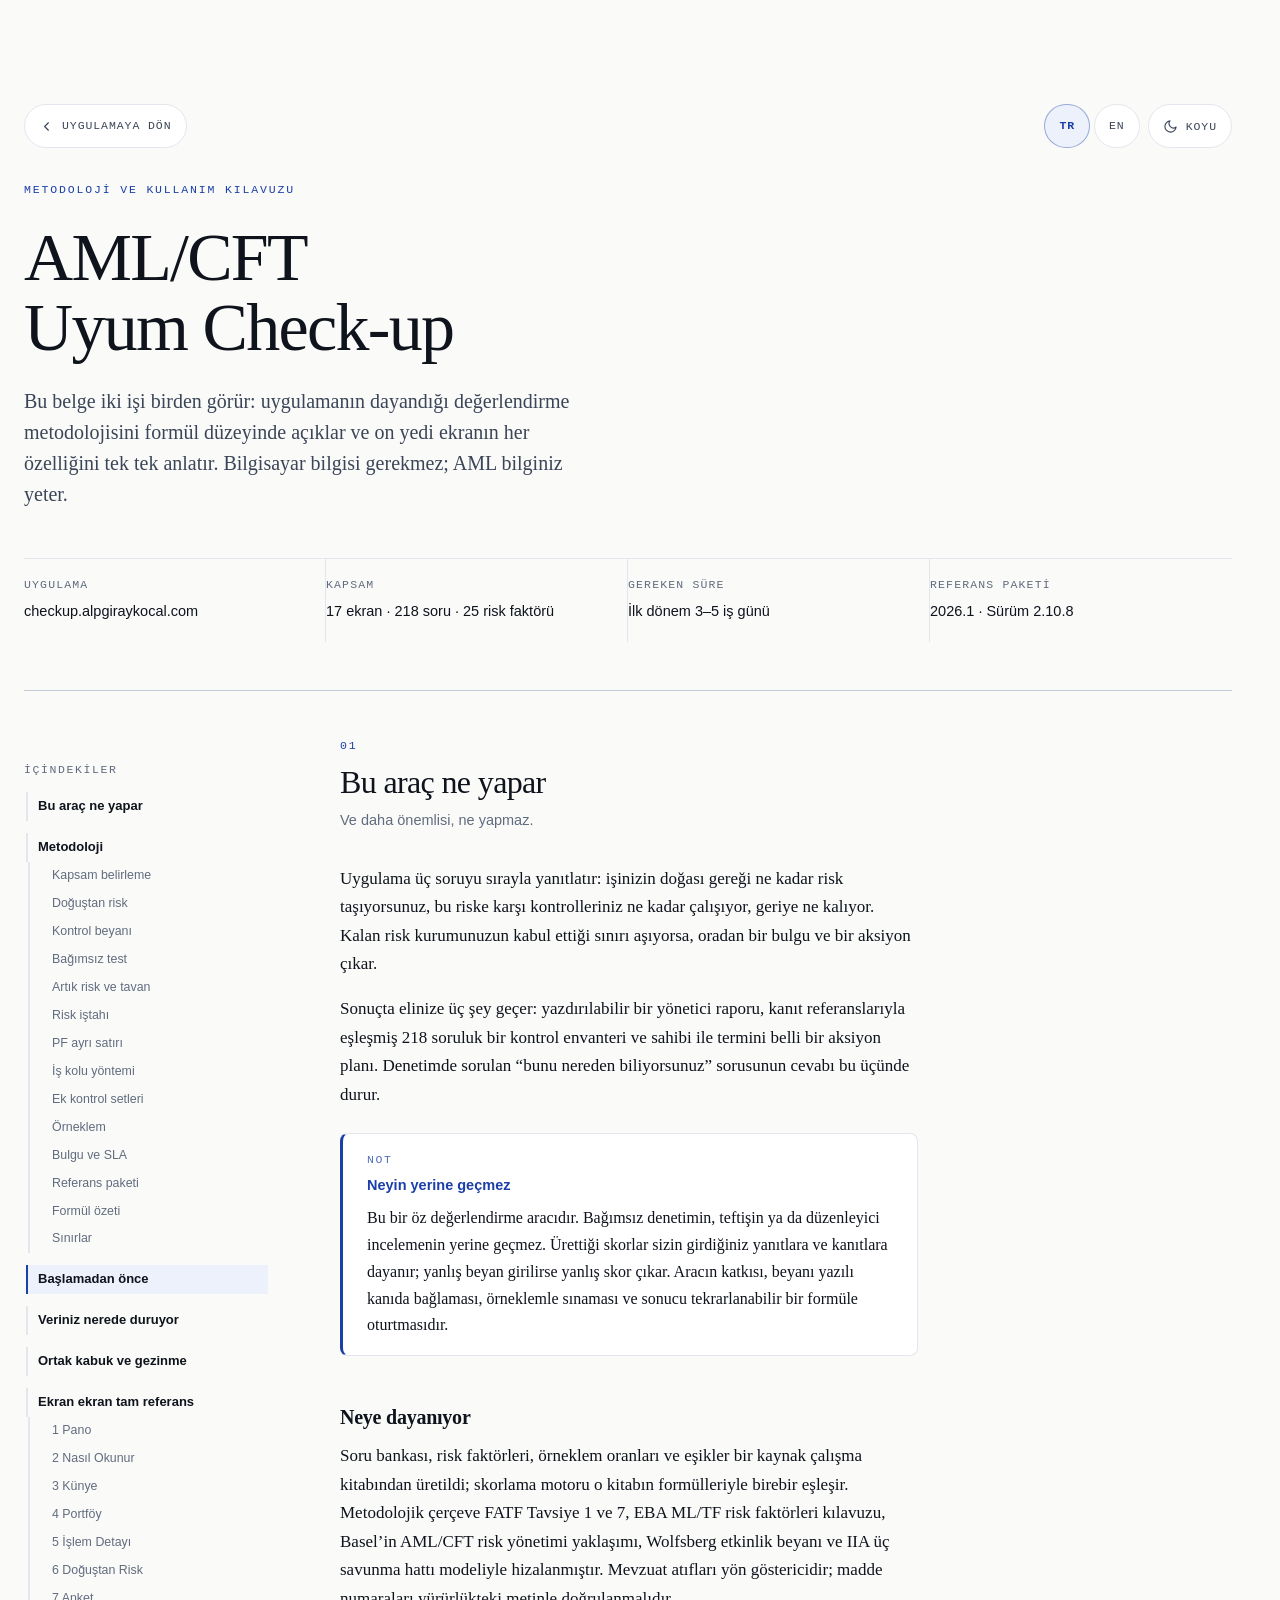
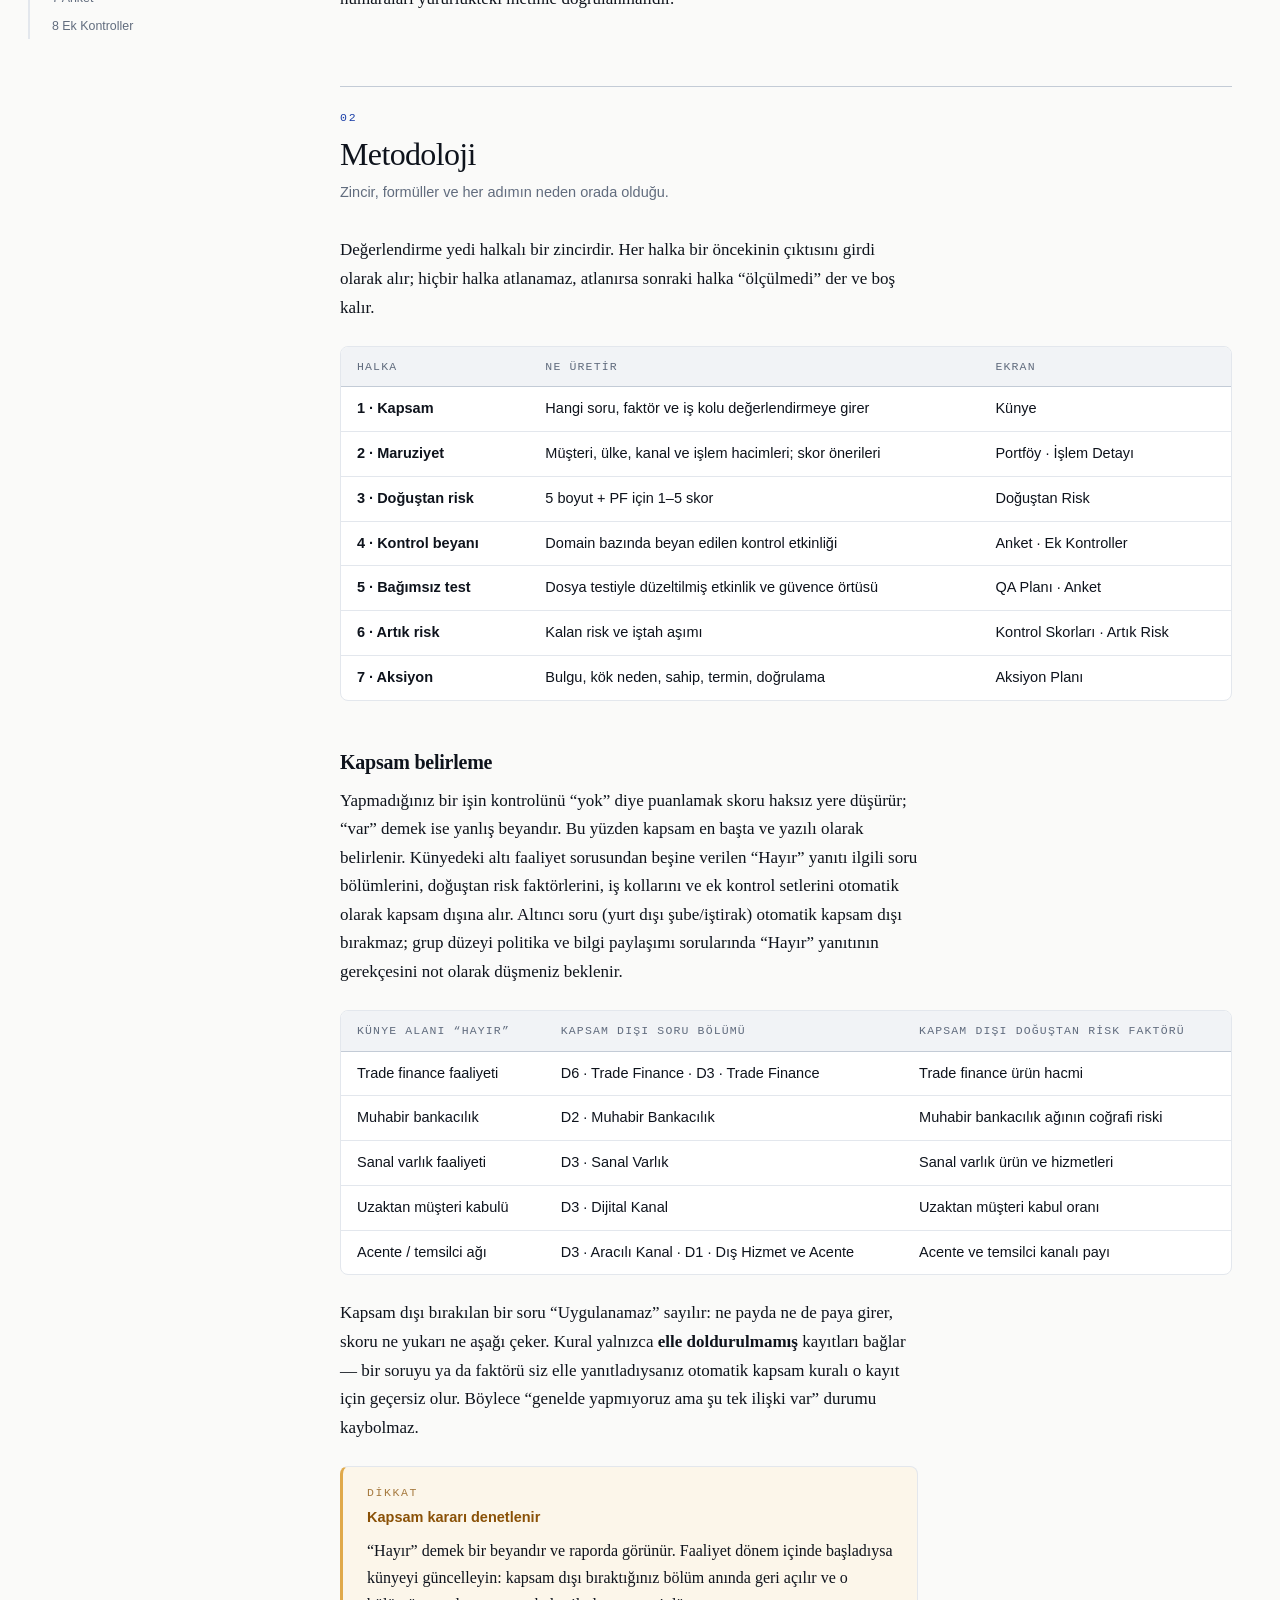
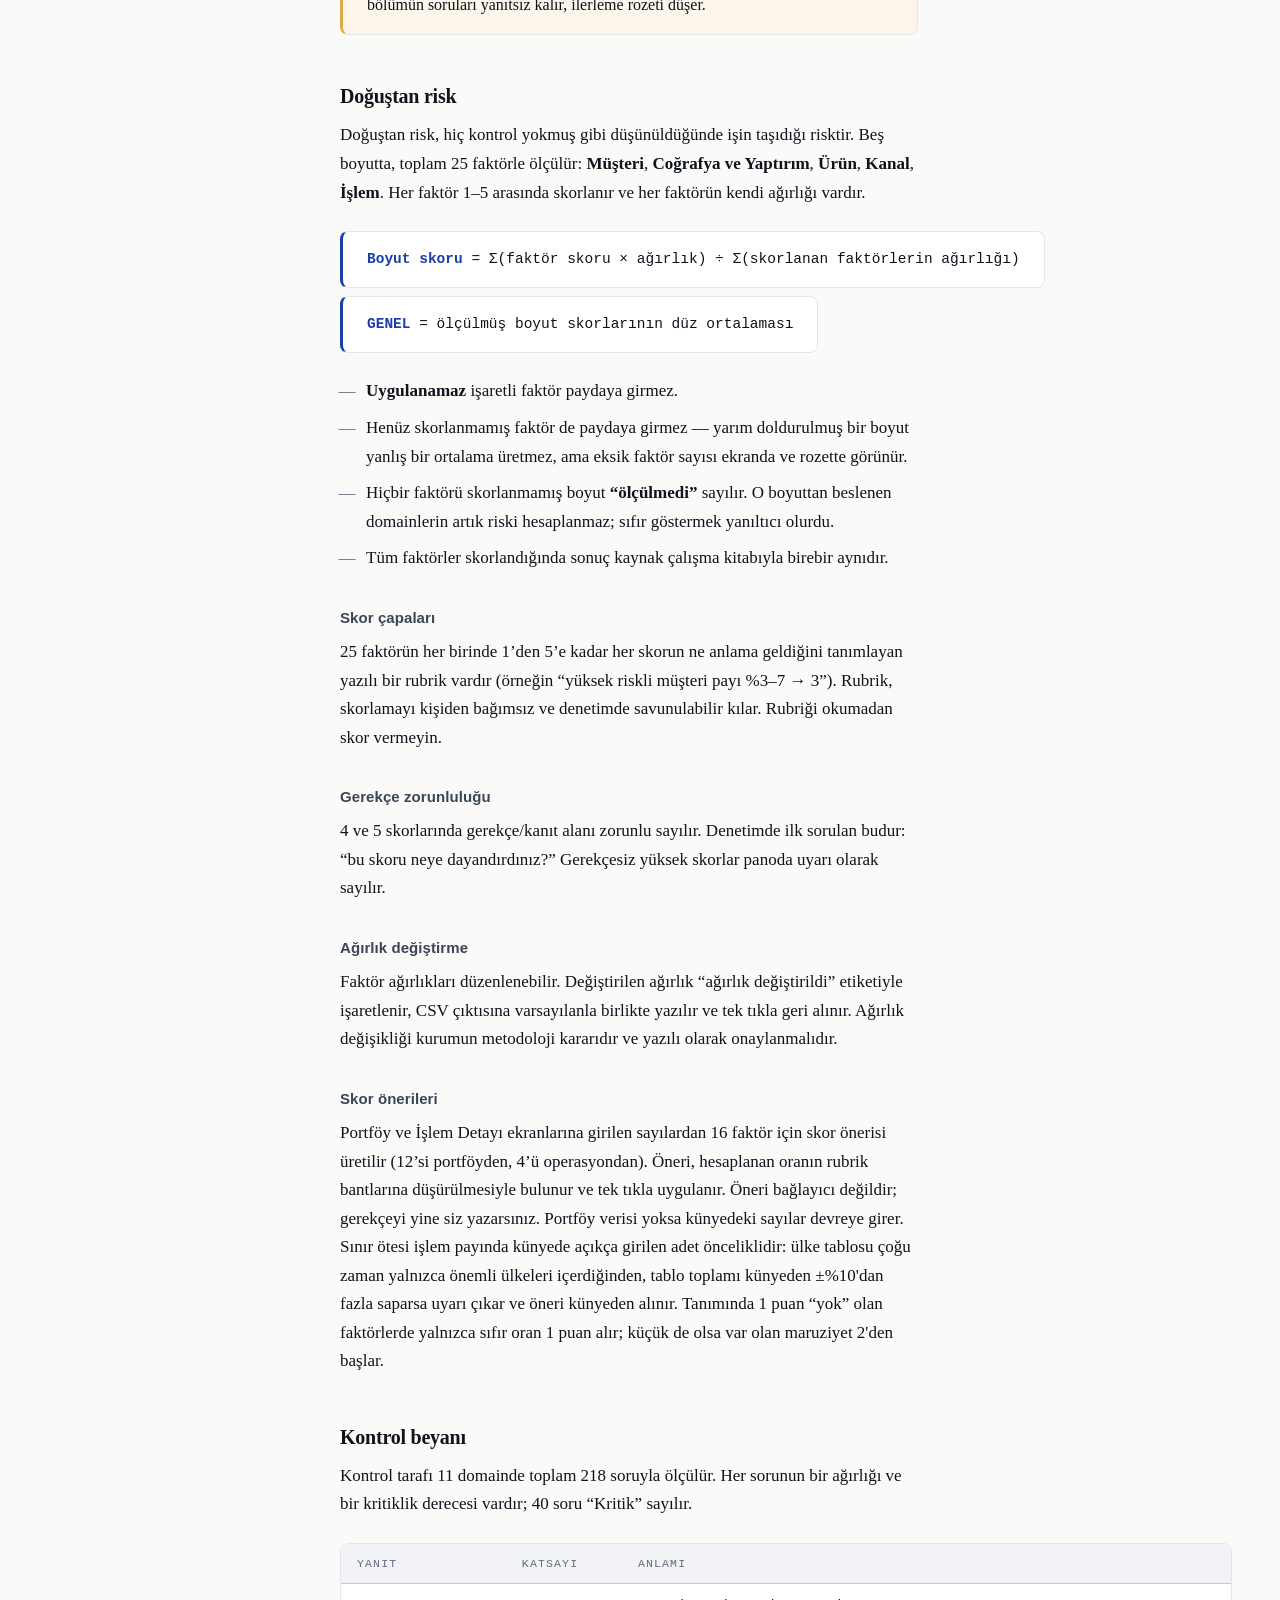
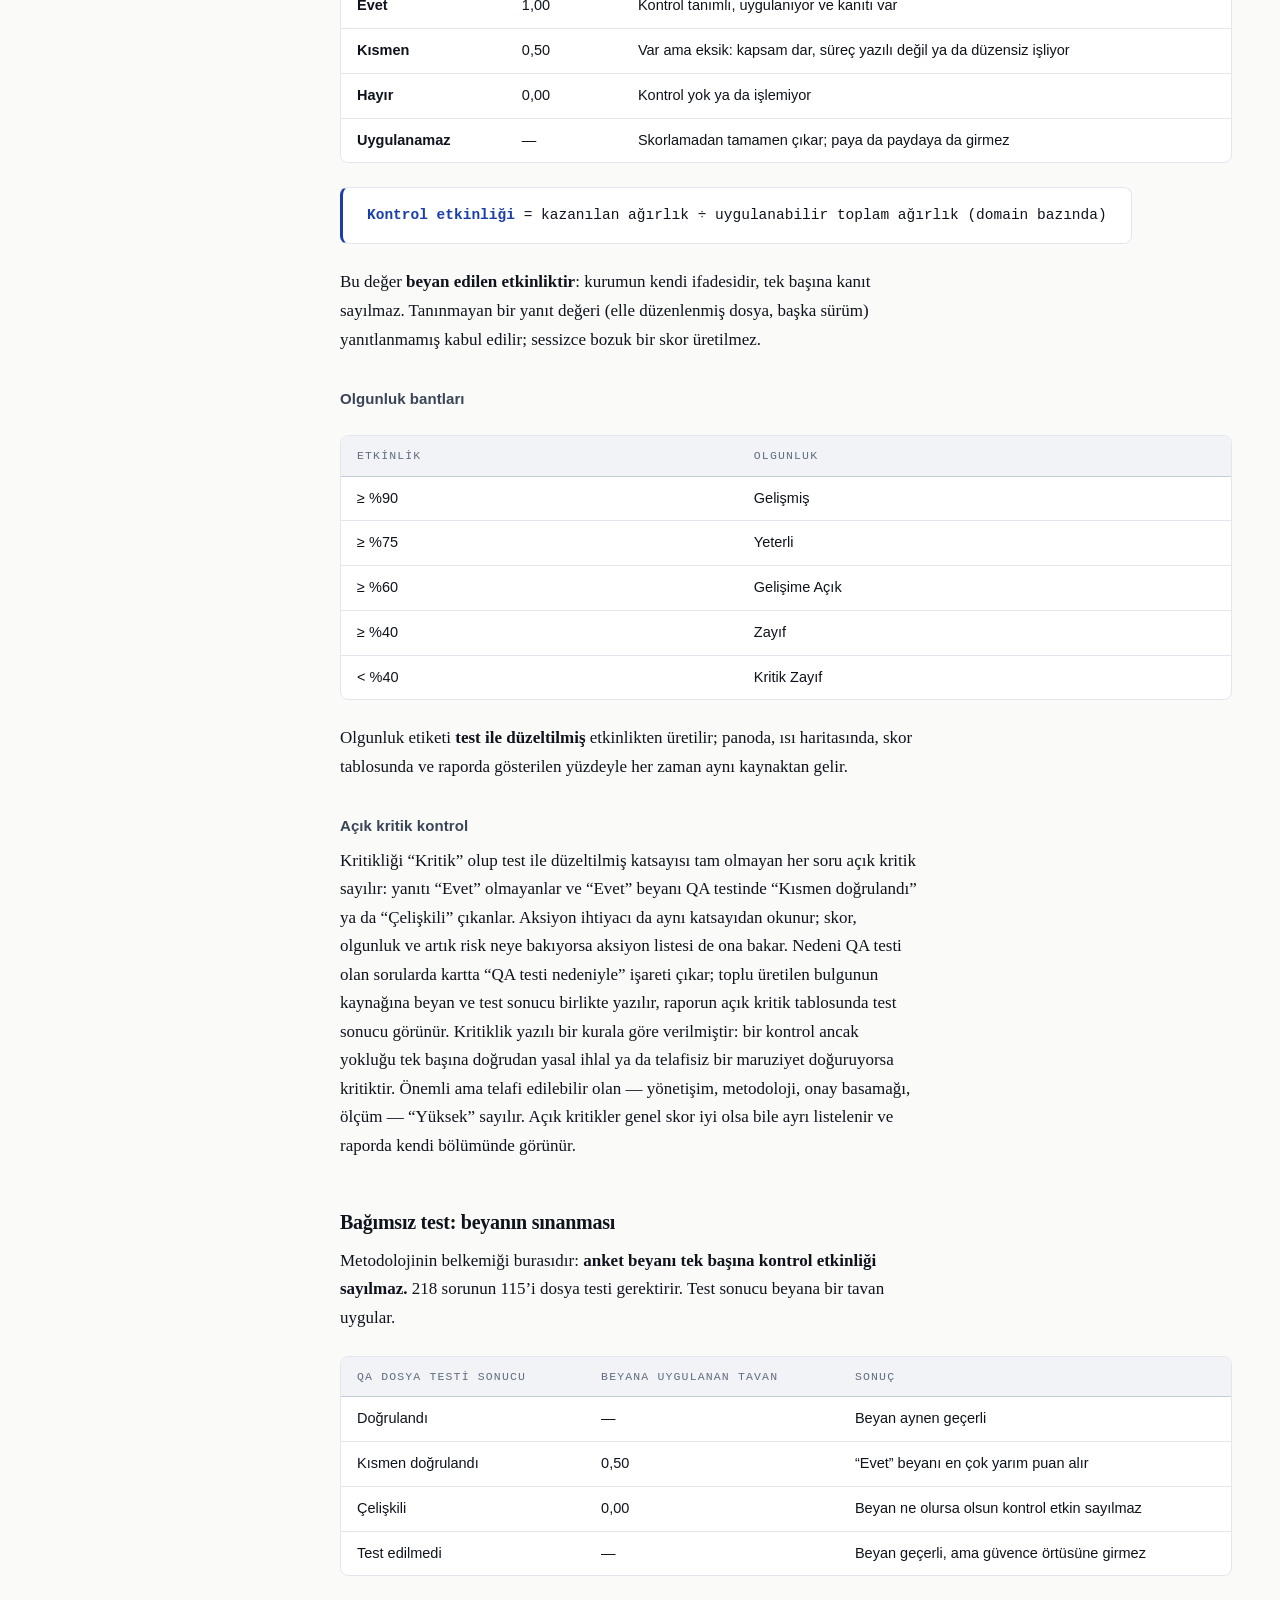
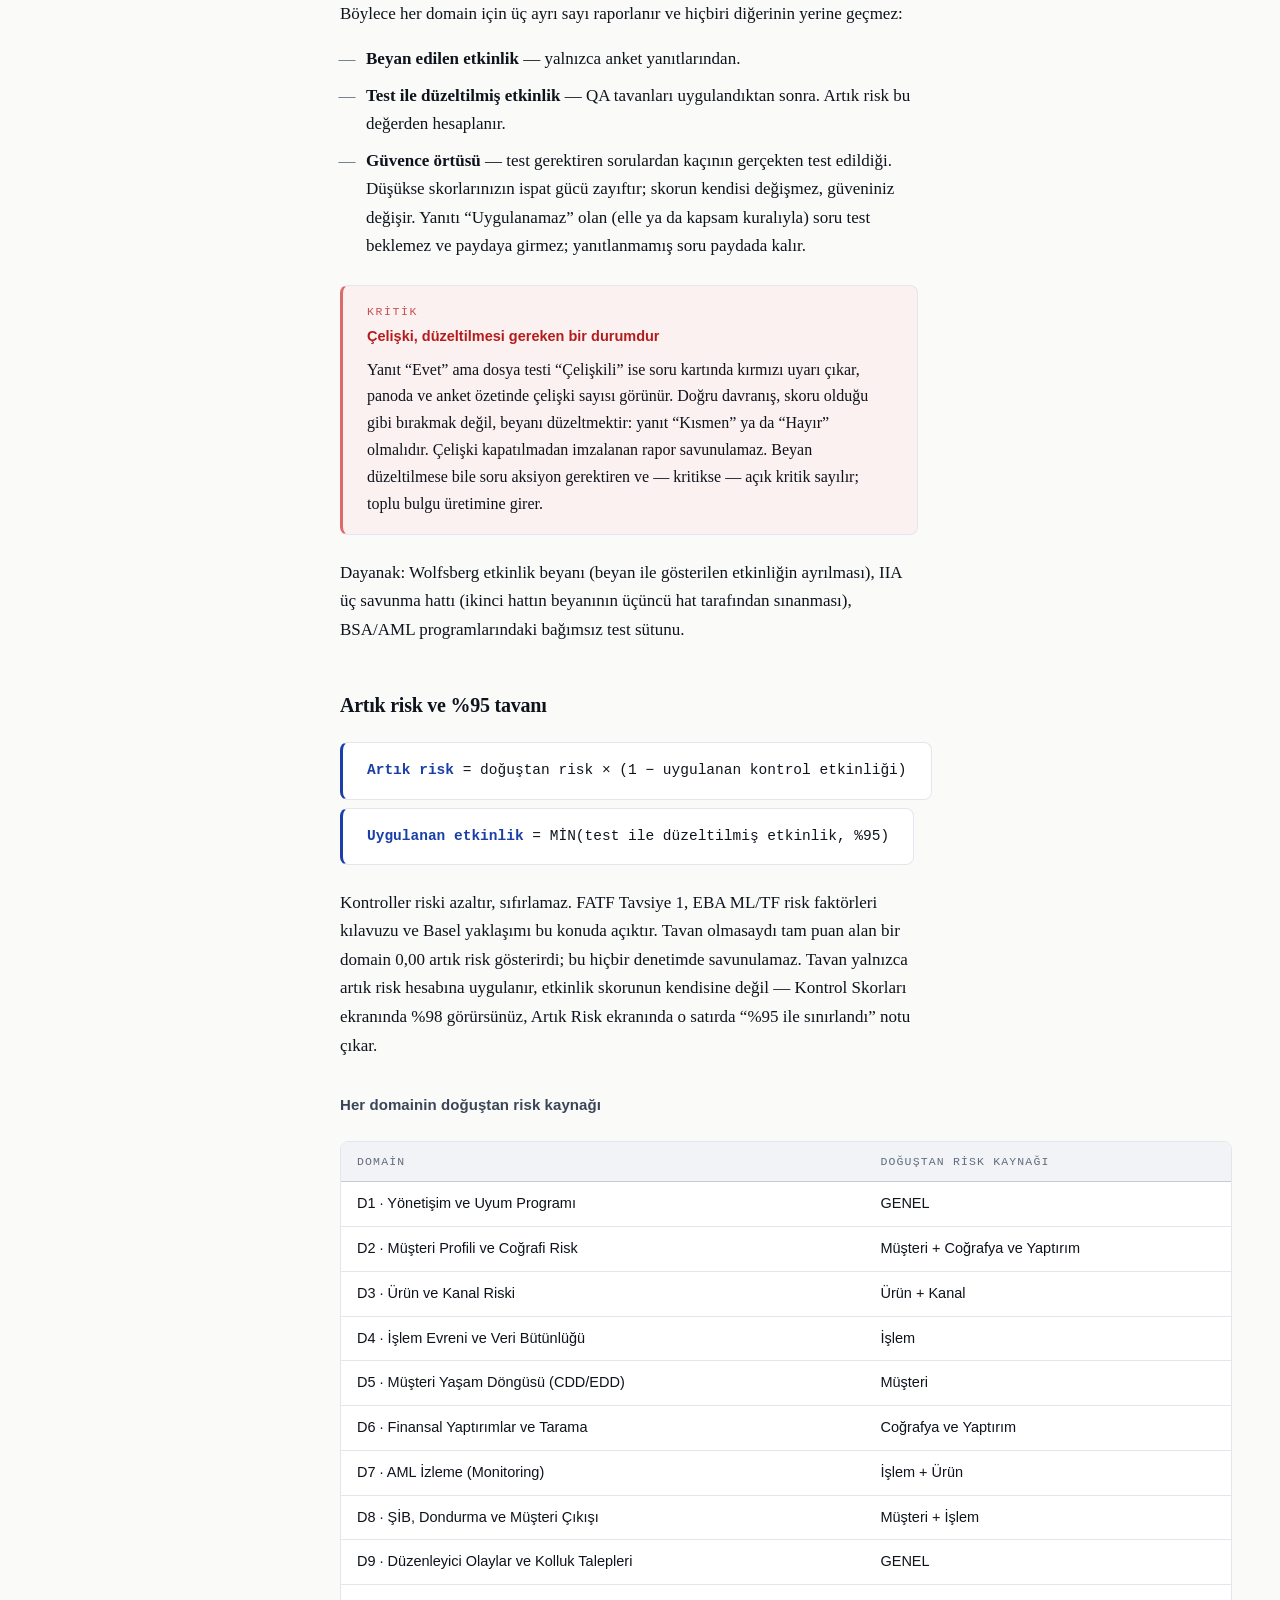
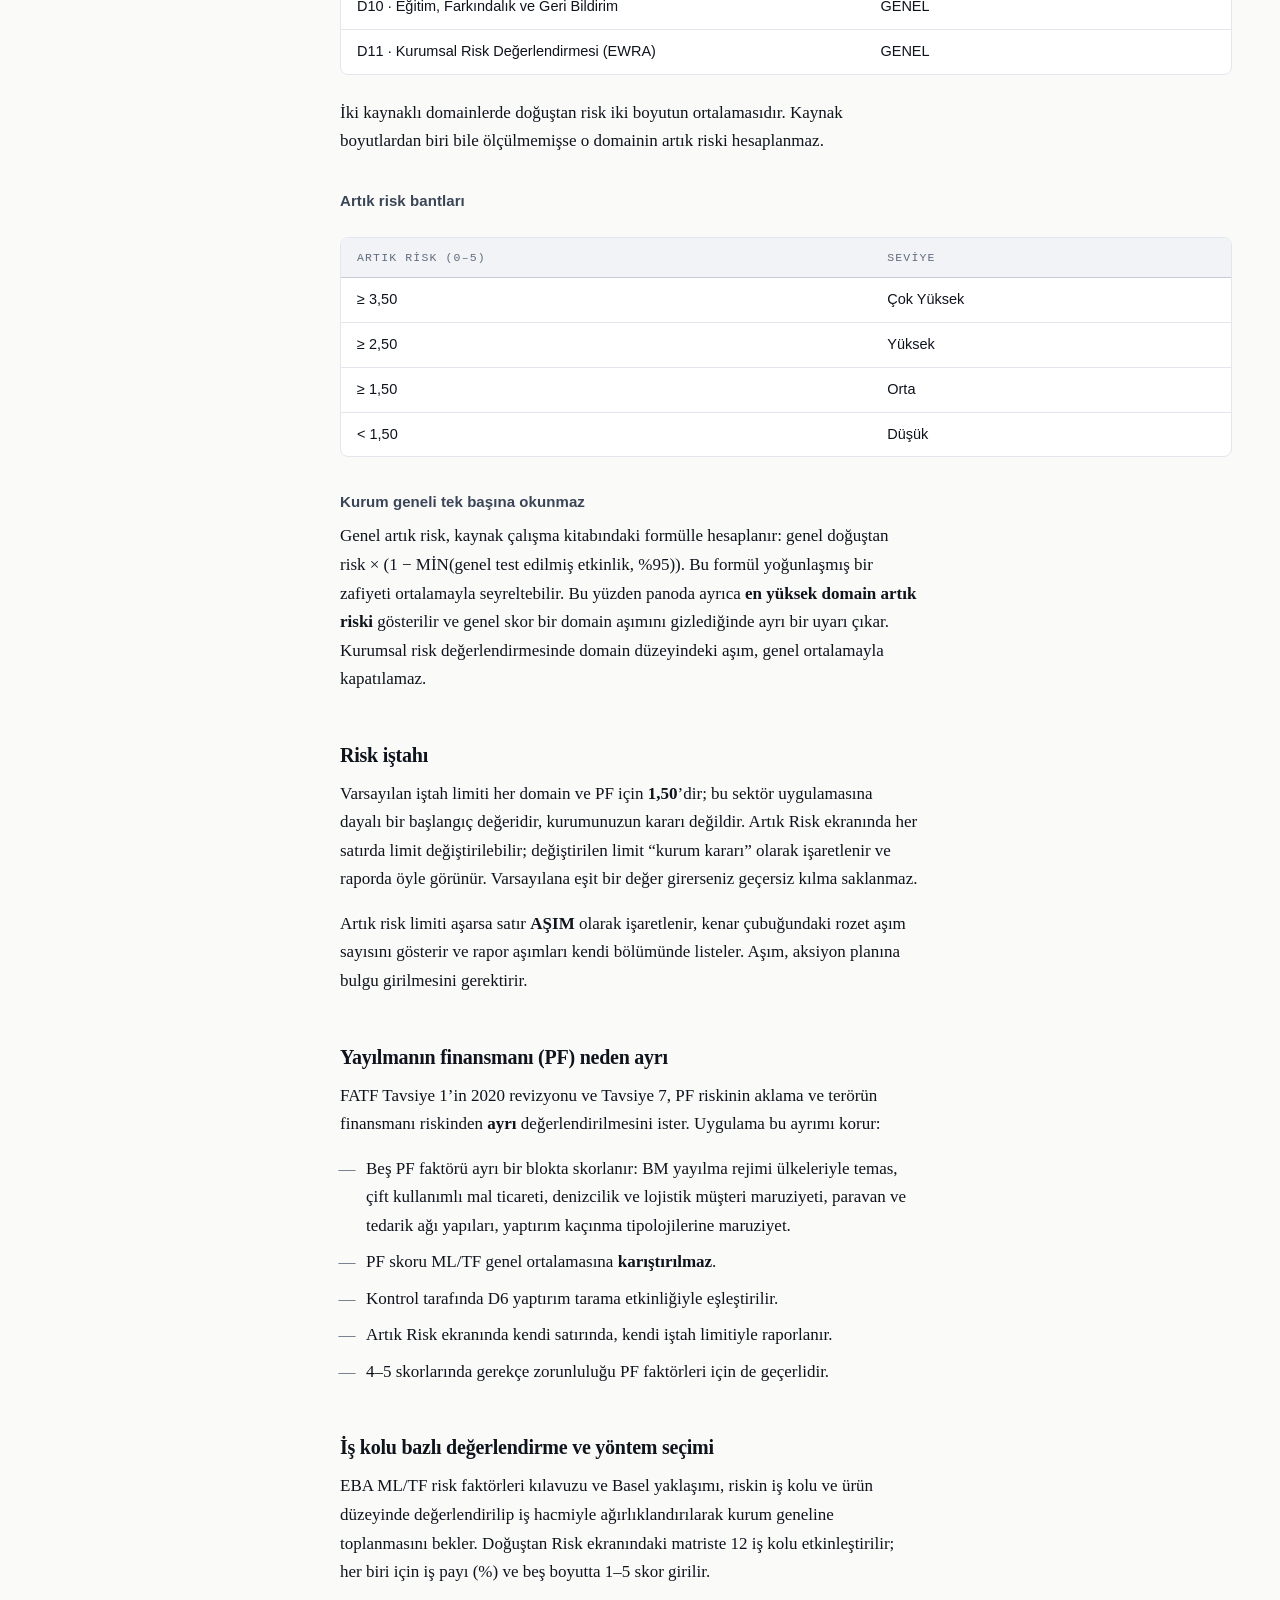
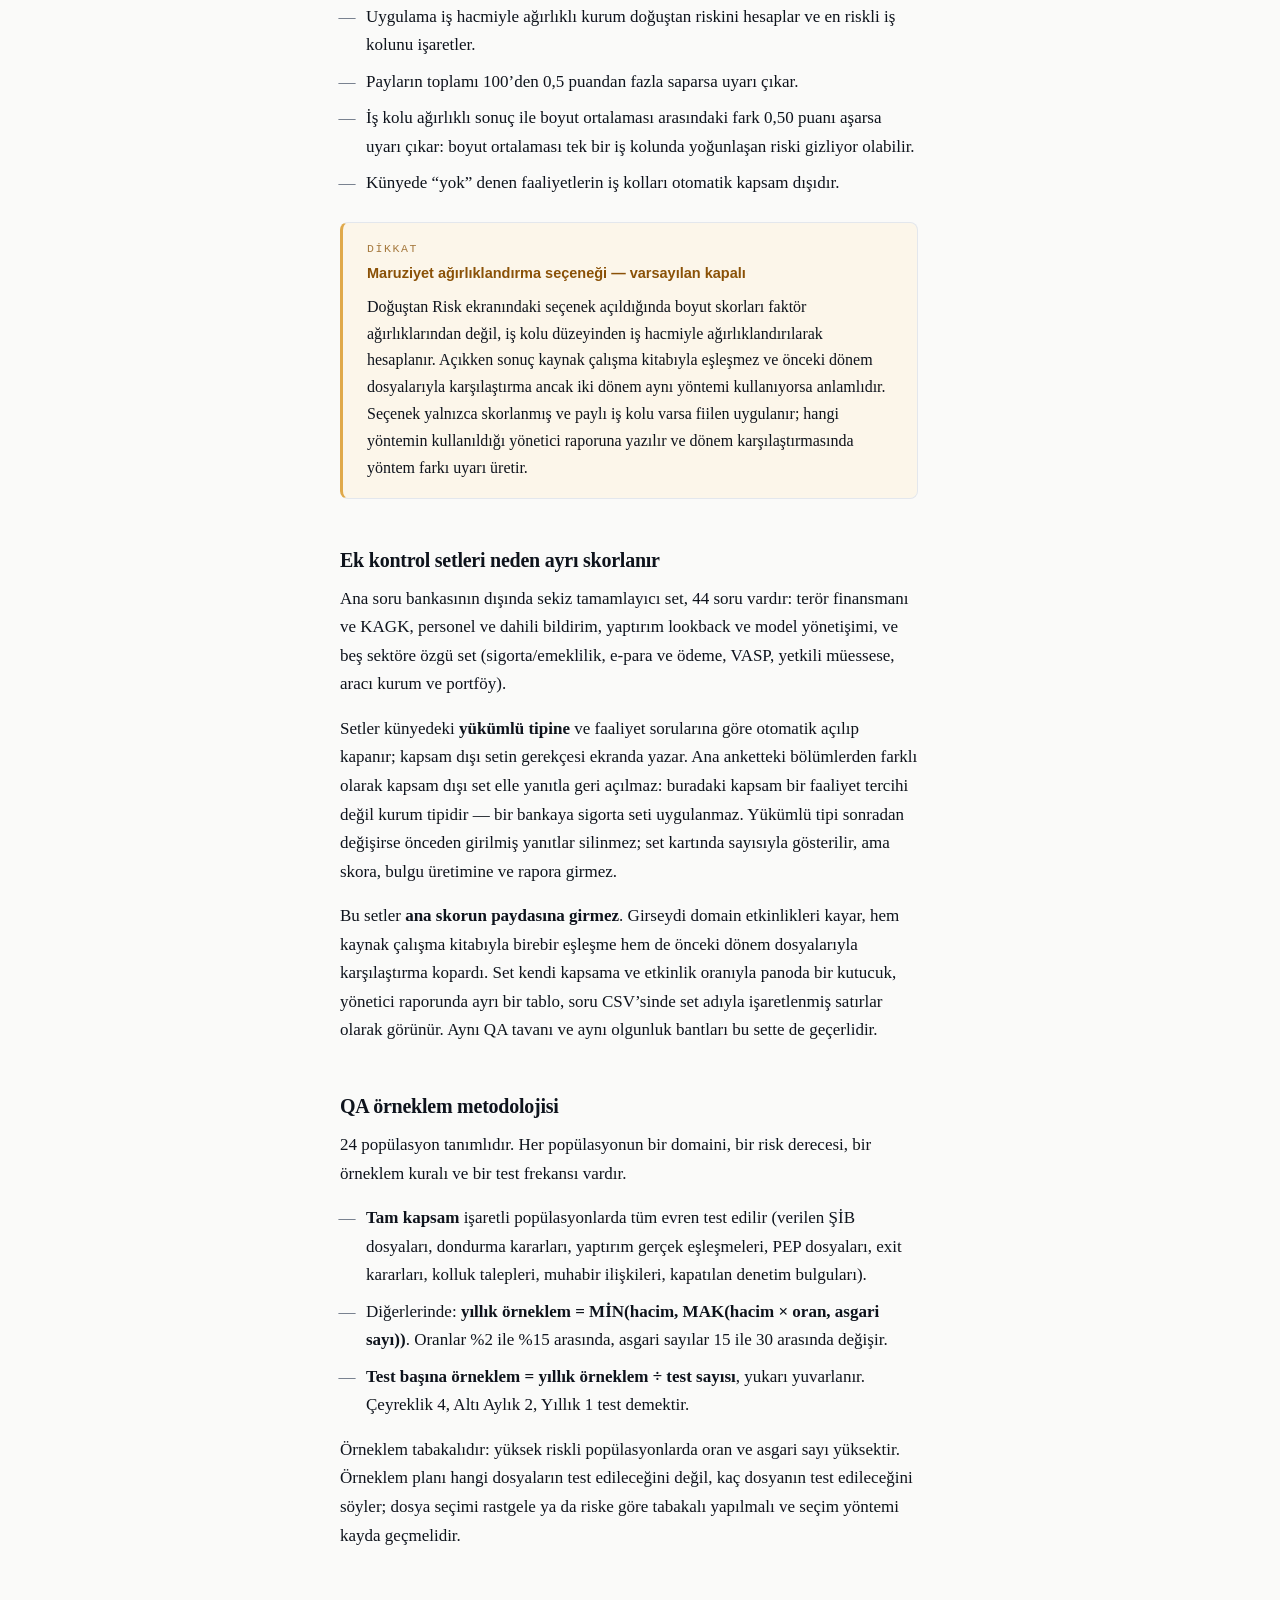
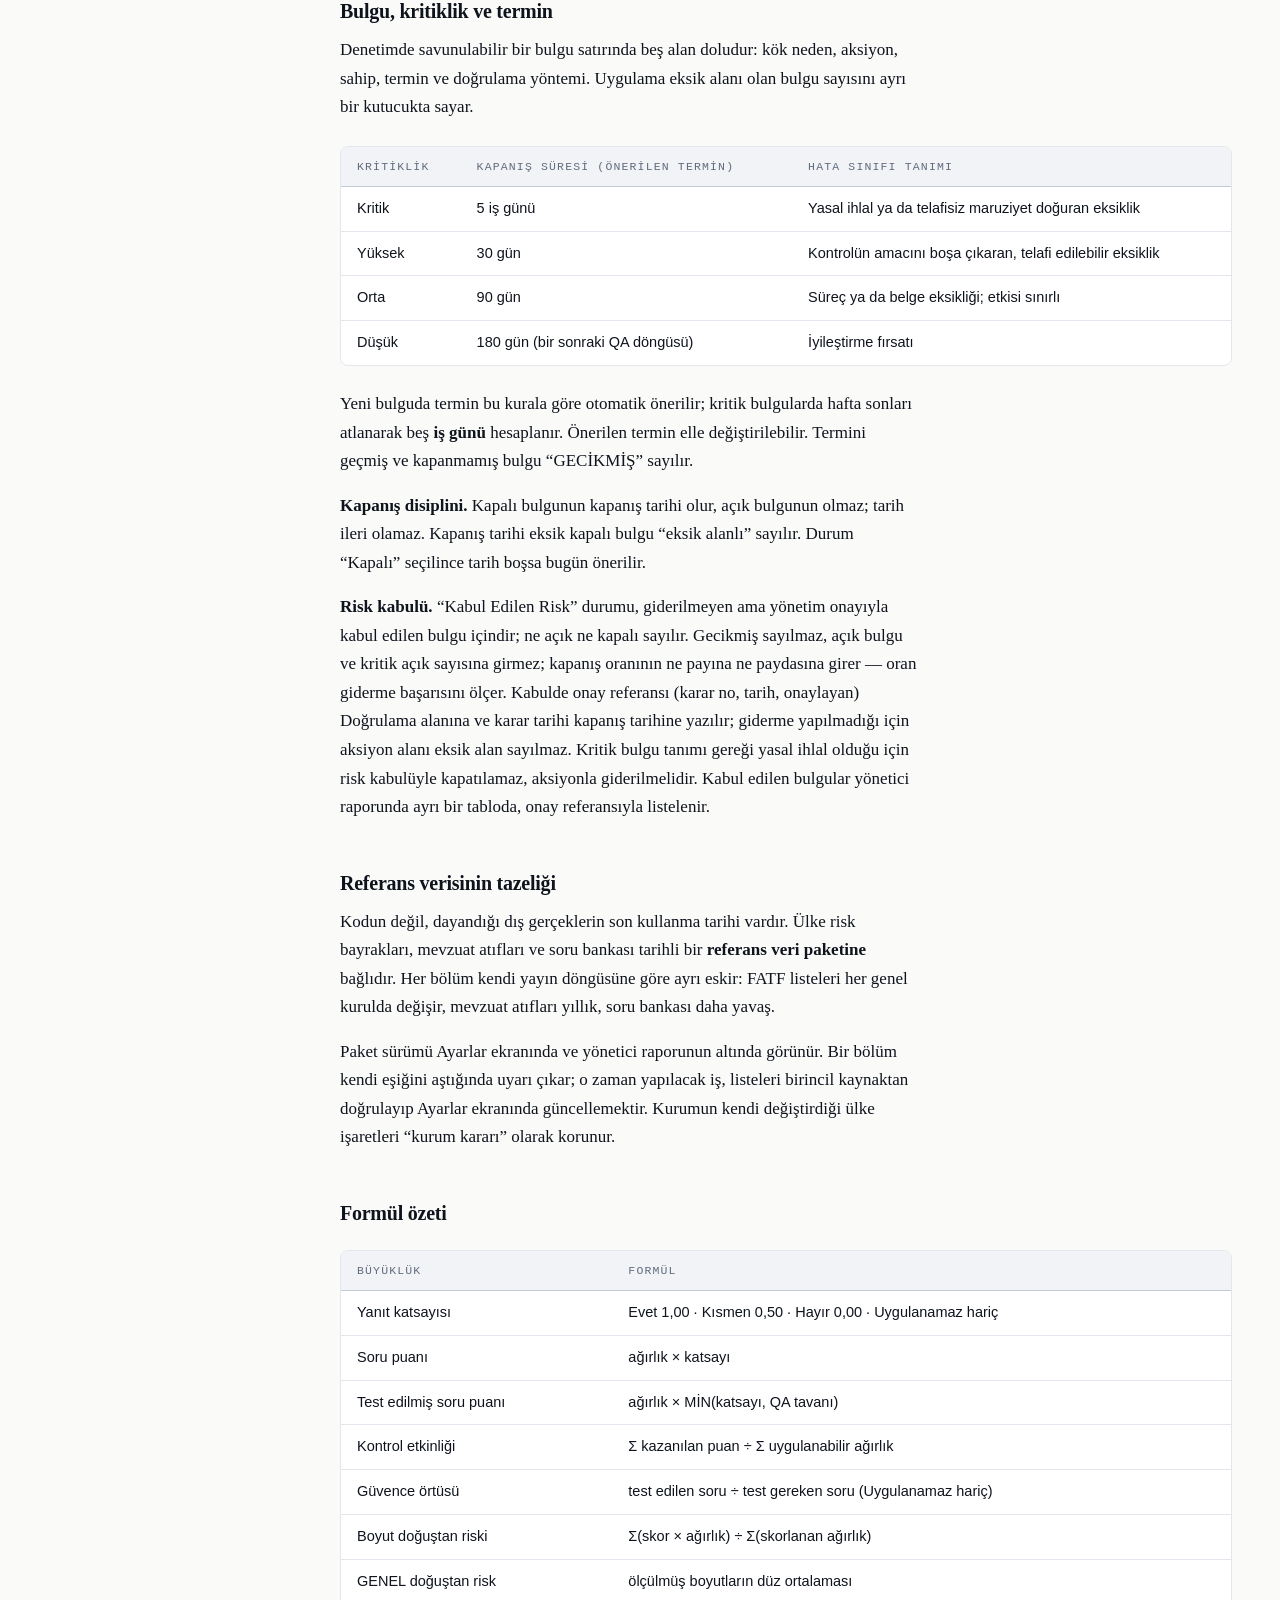
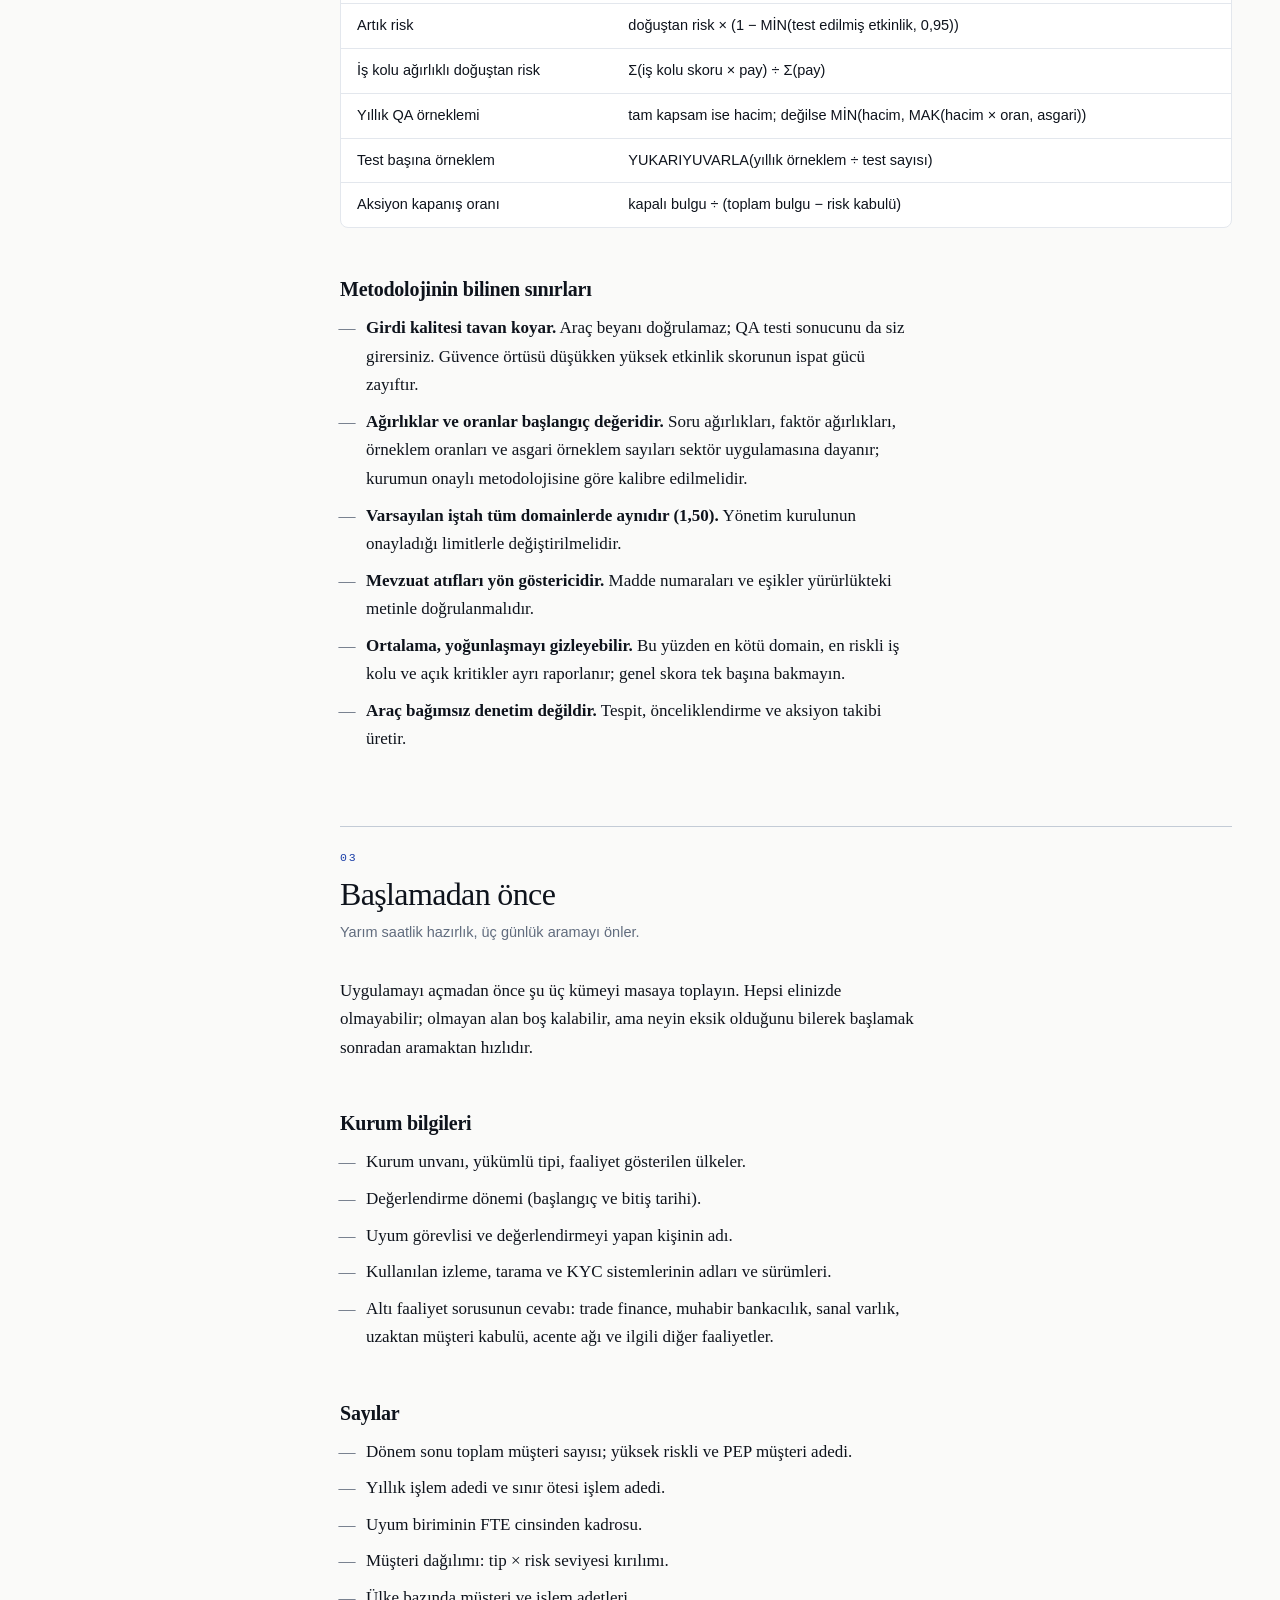
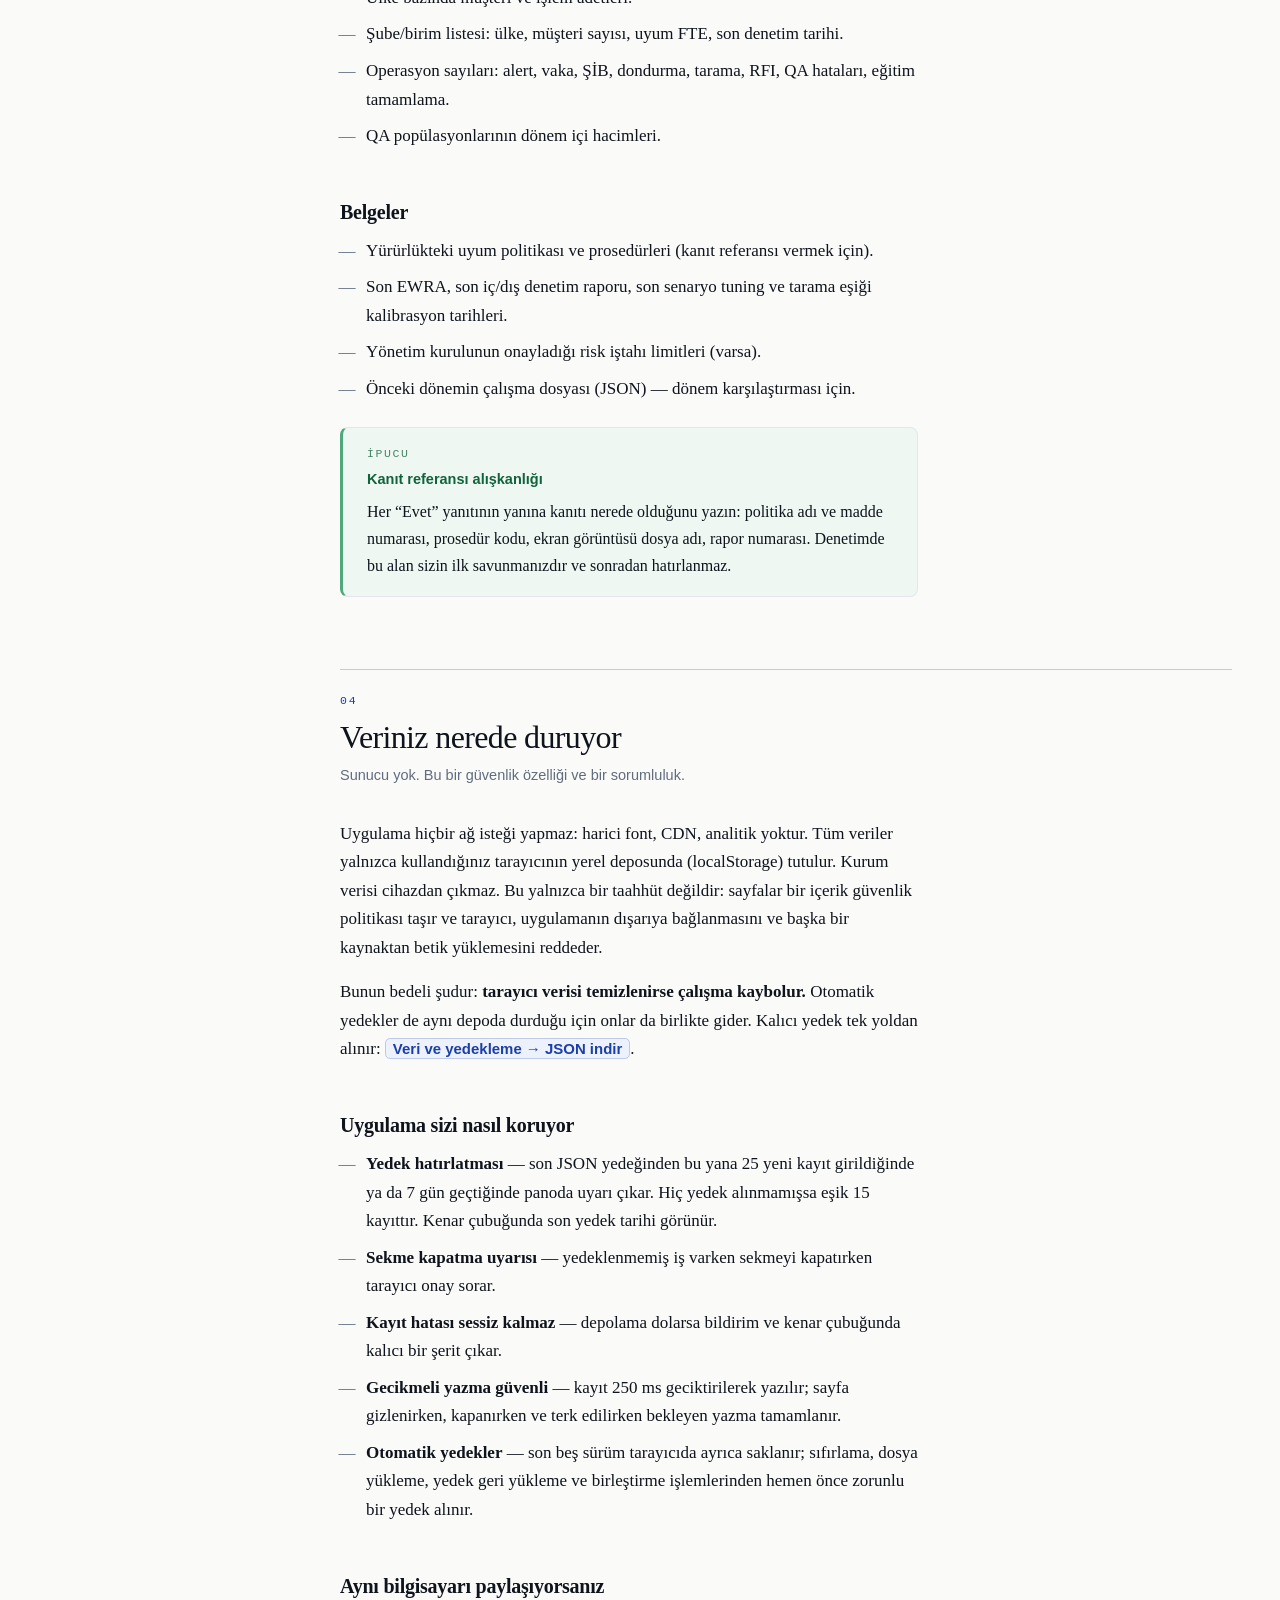
<file: KILAVUZ.html>
<!DOCTYPE html>
<html lang="tr" data-theme="light">
<head>
<meta charset="utf-8">
<meta name="viewport" content="width=device-width, initial-scale=1">
<!-- Veri cihazdan çıkmaz: tarayıcı başka kaynaktan betik yüklemeyi ve dışarıya bağlantıyı reddeder. -->
<meta http-equiv="Content-Security-Policy" content="default-src 'self' file:; script-src 'self' file:; style-src 'self' file: 'unsafe-inline'; img-src 'self' file: data:; font-src 'self' file:; connect-src 'none'; object-src 'none'; base-uri 'none'; form-action 'none'">
<meta name="color-scheme" content="light dark">
<title>Metodoloji ve Kılavuz · AML/CFT Uyum Check-up</title>
<meta name="description" content="AML/CFT Uyum Check-up uygulamasının değerlendirme metodolojisi ve on yedi ekranın tam kullanım kılavuzu: kapsam, doğuştan risk, kontrol etkinliği, bağımsız test, artık risk, iştah ve aksiyon.">
<link rel="alternate" hreflang="tr" href="KILAVUZ.html">
<link rel="alternate" hreflang="en" href="GUIDE.html">
<link rel="stylesheet" href="css/kilavuz.css?v=2.10.8">
<link rel="icon" href="data:image/svg+xml,<svg xmlns='http://www.w3.org/2000/svg' viewBox='0 0 24 24' fill='none' stroke='%231E40AF' stroke-width='2' stroke-linecap='round' stroke-linejoin='round'><path d='M12 22s8-4 8-10V5l-8-3-8 3v7c0 6 8 10 8 10z'/><path d='m9 12 2 2 4-4'/></svg>">
</head>
<body>
<div class="ilerleme" id="ilerleme" role="presentation"></div>

<div class="sayfa">

  <header class="ustbilgi">
    <div class="ust-arac no-print">
      <a class="geri-link" href="index.html">
        <svg width="15" height="15" viewBox="0 0 24 24" fill="none" stroke="currentColor" stroke-width="1.8" stroke-linecap="round" stroke-linejoin="round" aria-hidden="true"><path d="m15 18-6-6 6-6"/></svg>
        Uygulamaya dön
      </a>
      <div class="sag">
        <div class="dil-switch" role="group" aria-label="Change language / Dili değiştir">
          <a class="dil-btn" href="KILAVUZ.html" data-dil="tr" aria-current="page" lang="tr">TR</a>
          <a class="dil-btn" href="GUIDE.html" data-dil="en" lang="en">EN</a>
        </div>
        <button type="button" class="tema-btn" id="tema-btn" aria-label="Koyu temaya geç">
          <svg width="15" height="15" viewBox="0 0 24 24" fill="none" stroke="currentColor" stroke-width="1.8" stroke-linecap="round" stroke-linejoin="round" aria-hidden="true"><path d="M21 12.8A9 9 0 1 1 11.2 3a7 7 0 0 0 9.8 9.8z"/></svg>
          <span id="tema-etiket">Koyu</span>
        </button>
      </div>
    </div>
    <div class="etiket">Metodoloji ve kullanım kılavuzu</div>
    <h1>AML/CFT Uyum Check-up</h1>
    <p class="girizgah">
      Bu belge iki işi birden görür: uygulamanın dayandığı değerlendirme
      metodolojisini formül düzeyinde açıklar ve on yedi ekranın her özelliğini
      tek tek anlatır. Bilgisayar bilgisi gerekmez; AML bilginiz yeter.
    </p>
    <div class="ustbilgi-kunye">
      <div><span class="kunye-etiket">Uygulama</span><span class="kunye-deger">checkup.alpgiraykocal.com</span></div>
      <div><span class="kunye-etiket">Kapsam</span><span class="kunye-deger">17 ekran · 218 soru · 25 risk faktörü</span></div>
      <div><span class="kunye-etiket">Gereken süre</span><span class="kunye-deger">İlk dönem 3–5 iş günü</span></div>
      <div><span class="kunye-etiket">Referans paketi</span><span class="kunye-deger">2026.1 · Sürüm 2.10.8</span></div>
    </div>
  </header>

  <nav class="icindekiler" id="icindekiler" aria-label="İçindekiler">
    <h2>İçindekiler</h2>
    <ol>
      <li class="ic-ust"><a href="#nedir">Bu araç ne yapar</a></li>
      <li class="ic-ust"><a href="#metodoloji">Metodoloji</a>
        <ol class="ic-alt">
          <li><a href="#m-kapsam">Kapsam belirleme</a></li>
          <li><a href="#m-dogustan">Doğuştan risk</a></li>
          <li><a href="#m-kontrol">Kontrol beyanı</a></li>
          <li><a href="#m-test">Bağımsız test</a></li>
          <li><a href="#m-artik">Artık risk ve tavan</a></li>
          <li><a href="#m-istah">Risk iştahı</a></li>
          <li><a href="#m-pf">PF ayrı satırı</a></li>
          <li><a href="#m-iskolu">İş kolu yöntemi</a></li>
          <li><a href="#m-ek">Ek kontrol setleri</a></li>
          <li><a href="#m-orneklem">Örneklem</a></li>
          <li><a href="#m-bulgu">Bulgu ve SLA</a></li>
          <li><a href="#m-referans">Referans paketi</a></li>
          <li><a href="#m-ozet">Formül özeti</a></li>
          <li><a href="#m-sinir">Sınırlar</a></li>
        </ol>
      </li>
      <li class="ic-ust"><a href="#hazirlik">Başlamadan önce</a></li>
      <li class="ic-ust"><a href="#veri">Veriniz nerede duruyor</a></li>
      <li class="ic-ust"><a href="#kabuk">Ortak kabuk ve gezinme</a></li>
      <li class="ic-ust"><a href="#ekranlar">Ekran ekran tam referans</a>
        <ol class="ic-alt">
          <li><a href="#e-pano">1 Pano</a></li>
          <li><a href="#e-nasil">2 Nasıl Okunur</a></li>
          <li><a href="#e-kunye">3 Künye</a></li>
          <li><a href="#e-portfoy">4 Portföy</a></li>
          <li><a href="#e-islem">5 İşlem Detayı</a></li>
          <li><a href="#e-dogustan">6 Doğuştan Risk</a></li>
          <li><a href="#e-anket">7 Anket</a></li>
          <li><a href="#e-ek">8 Ek Kontroller</a></li>
          <li><a href="#e-qa">9 QA Planı</a></li>
          <li><a href="#e-skorlar">10 Kontrol Skorları</a></li>
          <li><a href="#e-artik">11 Artık Risk</a></li>
          <li><a href="#e-aksiyon">12 Aksiyon Planı</a></li>
          <li><a href="#e-karsilastir">13 Dönem Karşılaştırma</a></li>
          <li><a href="#e-ekip">14 Ekip ve Birleştirme</a></li>
          <li><a href="#e-gunluk">15 Değişiklik Günlüğü</a></li>
          <li><a href="#e-rapor">16 Yönetici Raporu</a></li>
          <li><a href="#e-ayarlar">17 Ayarlar</a></li>
        </ol>
      </li>
      <li class="ic-ust"><a href="#anket-detay">Anketi doldurma</a></li>
      <li class="ic-ust"><a href="#ekip">Ekip olarak çalışmak</a></li>
      <li class="ic-ust"><a href="#kapanis">Dönem sonu kontrol listesi</a></li>
      <li class="ic-ust"><a href="#sonraki">Bir sonraki dönem</a></li>
      <li class="ic-ust"><a href="#sorun">Bir şeyler ters gittiğinde</a></li>
      <li class="ic-ust"><a href="#ekler">Ekler ve tablolar</a></li>
    </ol>
  </nav>

  <main>

    <h2 id="nedir">Bu araç ne yapar</h2>
    <p class="h2-alt">Ve daha önemlisi, ne yapmaz.</p>

    <p>
      Uygulama üç soruyu sırayla yanıtlatır: işinizin doğası gereği ne kadar risk
      taşıyorsunuz, bu riske karşı kontrolleriniz ne kadar çalışıyor, geriye ne
      kalıyor. Kalan risk kurumunuzun kabul ettiği sınırı aşıyorsa, oradan bir
      bulgu ve bir aksiyon çıkar.
    </p>
    <p>
      Sonuçta elinize üç şey geçer: yazdırılabilir bir yönetici raporu, kanıt
      referanslarıyla eşleşmiş 218 soruluk bir kontrol envanteri ve sahibi ile
      termini belli bir aksiyon planı. Denetimde sorulan “bunu nereden
      biliyorsunuz” sorusunun cevabı bu üçünde durur.
    </p>

    <div class="kutu">
      <div class="kutu-baslik">Neyin yerine geçmez</div>
      <p>
        Bu bir öz değerlendirme aracıdır. Bağımsız denetimin, teftişin ya da
        düzenleyici incelemenin yerine geçmez. Ürettiği skorlar sizin girdiğiniz
        yanıtlara ve kanıtlara dayanır; yanlış beyan girilirse yanlış skor çıkar.
        Aracın katkısı, beyanı yazılı kanıda bağlaması, örneklemle sınaması ve
        sonucu tekrarlanabilir bir formüle oturtmasıdır.
      </p>
    </div>

    <h3>Neye dayanıyor</h3>
    <p>
      Soru bankası, risk faktörleri, örneklem oranları ve eşikler bir kaynak
      çalışma kitabından üretildi; skorlama motoru o kitabın formülleriyle birebir
      eşleşir. Metodolojik çerçeve FATF Tavsiye 1 ve 7, EBA ML/TF risk faktörleri
      kılavuzu, Basel’in AML/CFT risk yönetimi yaklaşımı, Wolfsberg etkinlik
      beyanı ve IIA üç savunma hattı modeliyle hizalanmıştır. Mevzuat atıfları yön
      göstericidir; madde numaraları yürürlükteki metinle doğrulanmalıdır.
    </p>

    <hr class="ayrac">

    <h2 id="metodoloji">Metodoloji</h2>
    <p class="h2-alt">Zincir, formüller ve her adımın neden orada olduğu.</p>

    <p>
      Değerlendirme yedi halkalı bir zincirdir. Her halka bir öncekinin çıktısını
      girdi olarak alır; hiçbir halka atlanamaz, atlanırsa sonraki halka “ölçülmedi”
      der ve boş kalır.
    </p>

    <div class="tablo-sar">
      <table>
        <thead><tr><th>Halka</th><th>Ne üretir</th><th>Ekran</th></tr></thead>
        <tbody>
          <tr><td><b>1 · Kapsam</b></td><td>Hangi soru, faktör ve iş kolu değerlendirmeye girer</td><td>Künye</td></tr>
          <tr><td><b>2 · Maruziyet</b></td><td>Müşteri, ülke, kanal ve işlem hacimleri; skor önerileri</td><td>Portföy · İşlem Detayı</td></tr>
          <tr><td><b>3 · Doğuştan risk</b></td><td>5 boyut + PF için 1–5 skor</td><td>Doğuştan Risk</td></tr>
          <tr><td><b>4 · Kontrol beyanı</b></td><td>Domain bazında beyan edilen kontrol etkinliği</td><td>Anket · Ek Kontroller</td></tr>
          <tr><td><b>5 · Bağımsız test</b></td><td>Dosya testiyle düzeltilmiş etkinlik ve güvence örtüsü</td><td>QA Planı · Anket</td></tr>
          <tr><td><b>6 · Artık risk</b></td><td>Kalan risk ve iştah aşımı</td><td>Kontrol Skorları · Artık Risk</td></tr>
          <tr><td><b>7 · Aksiyon</b></td><td>Bulgu, kök neden, sahip, termin, doğrulama</td><td>Aksiyon Planı</td></tr>
        </tbody>
      </table>
    </div>

    <h3 id="m-kapsam">Kapsam belirleme</h3>
    <p>
      Yapmadığınız bir işin kontrolünü “yok” diye puanlamak skoru haksız yere
      düşürür; “var” demek ise yanlış beyandır. Bu yüzden kapsam en başta ve
      yazılı olarak belirlenir. Künyedeki altı faaliyet sorusundan beşine verilen
      “Hayır” yanıtı ilgili soru bölümlerini, doğuştan risk faktörlerini, iş
      kollarını ve ek kontrol setlerini otomatik olarak kapsam dışına alır.
      Altıncı soru (yurt dışı şube/iştirak) otomatik kapsam dışı bırakmaz; grup
      düzeyi politika ve bilgi paylaşımı sorularında “Hayır” yanıtının
      gerekçesini not olarak düşmeniz beklenir.
    </p>

    <div class="tablo-sar">
      <table>
        <thead><tr><th>Künye alanı “Hayır”</th><th>Kapsam dışı soru bölümü</th><th>Kapsam dışı doğuştan risk faktörü</th></tr></thead>
        <tbody>
          <tr><td>Trade finance faaliyeti</td><td>D6 · Trade Finance · D3 · Trade Finance</td><td>Trade finance ürün hacmi</td></tr>
          <tr><td>Muhabir bankacılık</td><td>D2 · Muhabir Bankacılık</td><td>Muhabir bankacılık ağının coğrafi riski</td></tr>
          <tr><td>Sanal varlık faaliyeti</td><td>D3 · Sanal Varlık</td><td>Sanal varlık ürün ve hizmetleri</td></tr>
          <tr><td>Uzaktan müşteri kabulü</td><td>D3 · Dijital Kanal</td><td>Uzaktan müşteri kabul oranı</td></tr>
          <tr><td>Acente / temsilci ağı</td><td>D3 · Aracılı Kanal · D1 · Dış Hizmet ve Acente</td><td>Acente ve temsilci kanalı payı</td></tr>
        </tbody>
      </table>
    </div>

    <p>
      Kapsam dışı bırakılan bir soru “Uygulanamaz” sayılır: ne payda ne de paya
      girer, skoru ne yukarı ne aşağı çeker. Kural yalnızca <b>elle
      doldurulmamış</b> kayıtları bağlar — bir soruyu ya da faktörü siz elle
      yanıtladıysanız otomatik kapsam kuralı o kayıt için geçersiz olur. Böylece
      “genelde yapmıyoruz ama şu tek ilişki var” durumu kaybolmaz.
    </p>

    <div class="kutu dikkat">
      <div class="kutu-baslik">Kapsam kararı denetlenir</div>
      <p>
        “Hayır” demek bir beyandır ve raporda görünür. Faaliyet dönem içinde
        başladıysa künyeyi güncelleyin: kapsam dışı bıraktığınız bölüm anında geri
        açılır ve o bölümün soruları yanıtsız kalır, ilerleme rozeti düşer.
      </p>
    </div>

    <h3 id="m-dogustan">Doğuştan risk</h3>
    <p>
      Doğuştan risk, hiç kontrol yokmuş gibi düşünüldüğünde işin taşıdığı risktir.
      Beş boyutta, toplam 25 faktörle ölçülür: <b>Müşteri</b>, <b>Coğrafya ve
      Yaptırım</b>, <b>Ürün</b>, <b>Kanal</b>, <b>İşlem</b>. Her faktör 1–5
      arasında skorlanır ve her faktörün kendi ağırlığı vardır.
    </p>

    <div class="formul"><b>Boyut skoru</b> = Σ(faktör skoru × ağırlık) ÷ Σ(skorlanan faktörlerin ağırlığı)</div>
    <div class="formul"><b>GENEL</b> = ölçülmüş boyut skorlarının düz ortalaması</div>

    <ul>
      <li><b>Uygulanamaz</b> işaretli faktör paydaya girmez.</li>
      <li>Henüz skorlanmamış faktör de paydaya girmez — yarım doldurulmuş bir boyut
        yanlış bir ortalama üretmez, ama eksik faktör sayısı ekranda ve rozette
        görünür.</li>
      <li>Hiçbir faktörü skorlanmamış boyut <b>“ölçülmedi”</b> sayılır. O boyuttan
        beslenen domainlerin artık riski hesaplanmaz; sıfır göstermek yanıltıcı
        olurdu.</li>
      <li>Tüm faktörler skorlandığında sonuç kaynak çalışma kitabıyla birebir aynıdır.</li>
    </ul>

    <h4>Skor çapaları</h4>
    <p>
      25 faktörün her birinde 1’den 5’e kadar her skorun ne anlama geldiğini
      tanımlayan yazılı bir rubrik vardır (örneğin “yüksek riskli müşteri payı
      %3–7 → 3”). Rubrik, skorlamayı kişiden bağımsız ve denetimde savunulabilir
      kılar. Rubriği okumadan skor vermeyin.
    </p>

    <h4>Gerekçe zorunluluğu</h4>
    <p>
      4 ve 5 skorlarında gerekçe/kanıt alanı zorunlu sayılır. Denetimde ilk sorulan
      budur: “bu skoru neye dayandırdınız?” Gerekçesiz yüksek skorlar panoda uyarı
      olarak sayılır.
    </p>

    <h4>Ağırlık değiştirme</h4>
    <p>
      Faktör ağırlıkları düzenlenebilir. Değiştirilen ağırlık “ağırlık
      değiştirildi” etiketiyle işaretlenir, CSV çıktısına varsayılanla birlikte
      yazılır ve tek tıkla geri alınır. Ağırlık değişikliği kurumun metodoloji
      kararıdır ve yazılı olarak onaylanmalıdır.
    </p>

    <h4>Skor önerileri</h4>
    <p>
      Portföy ve İşlem Detayı ekranlarına girilen sayılardan 16 faktör için skor
      önerisi üretilir (12’si portföyden, 4’ü operasyondan). Öneri, hesaplanan
      oranın rubrik bantlarına düşürülmesiyle bulunur ve tek tıkla uygulanır.
      Öneri bağlayıcı değildir; gerekçeyi yine siz yazarsınız. Portföy verisi
      yoksa künyedeki sayılar devreye girer. Sınır ötesi işlem payında künyede
      açıkça girilen adet önceliklidir: ülke tablosu çoğu zaman yalnızca önemli
      ülkeleri içerdiğinden, tablo toplamı künyeden ±%10'dan fazla saparsa uyarı
      çıkar ve öneri künyeden alınır. Tanımında 1 puan “yok” olan faktörlerde
      yalnızca sıfır oran 1 puan alır; küçük de olsa var olan maruziyet 2'den
      başlar.
    </p>

    <h3 id="m-kontrol">Kontrol beyanı</h3>
    <p>
      Kontrol tarafı 11 domainde toplam 218 soruyla ölçülür. Her sorunun bir
      ağırlığı ve bir kritiklik derecesi vardır; 40 soru “Kritik” sayılır.
    </p>

    <div class="tablo-sar">
      <table>
        <thead><tr><th>Yanıt</th><th>Katsayı</th><th>Anlamı</th></tr></thead>
        <tbody>
          <tr><td><b>Evet</b></td><td>1,00</td><td>Kontrol tanımlı, uygulanıyor ve kanıtı var</td></tr>
          <tr><td><b>Kısmen</b></td><td>0,50</td><td>Var ama eksik: kapsam dar, süreç yazılı değil ya da düzensiz işliyor</td></tr>
          <tr><td><b>Hayır</b></td><td>0,00</td><td>Kontrol yok ya da işlemiyor</td></tr>
          <tr><td><b>Uygulanamaz</b></td><td>—</td><td>Skorlamadan tamamen çıkar; paya da paydaya da girmez</td></tr>
        </tbody>
      </table>
    </div>

    <div class="formul"><b>Kontrol etkinliği</b> = kazanılan ağırlık ÷ uygulanabilir toplam ağırlık (domain bazında)</div>

    <p>
      Bu değer <b>beyan edilen etkinliktir</b>: kurumun kendi ifadesidir, tek
      başına kanıt sayılmaz. Tanınmayan bir yanıt değeri (elle düzenlenmiş dosya,
      başka sürüm) yanıtlanmamış kabul edilir; sessizce bozuk bir skor üretilmez.
    </p>

    <h4>Olgunluk bantları</h4>
    <div class="tablo-sar">
      <table>
        <thead><tr><th>Etkinlik</th><th>Olgunluk</th></tr></thead>
        <tbody>
          <tr><td>≥ %90</td><td>Gelişmiş</td></tr>
          <tr><td>≥ %75</td><td>Yeterli</td></tr>
          <tr><td>≥ %60</td><td>Gelişime Açık</td></tr>
          <tr><td>≥ %40</td><td>Zayıf</td></tr>
          <tr><td>&lt; %40</td><td>Kritik Zayıf</td></tr>
        </tbody>
      </table>
    </div>
    <p>
      Olgunluk etiketi <b>test ile düzeltilmiş</b> etkinlikten üretilir; panoda,
      ısı haritasında, skor tablosunda ve raporda gösterilen yüzdeyle her zaman
      aynı kaynaktan gelir.
    </p>

    <h4>Açık kritik kontrol</h4>
    <p>
      Kritikliği “Kritik” olup test ile düzeltilmiş katsayısı tam olmayan her soru
      açık kritik sayılır: yanıtı “Evet” olmayanlar ve “Evet” beyanı QA testinde
      “Kısmen doğrulandı” ya da “Çelişkili” çıkanlar. Aksiyon ihtiyacı da aynı
      katsayıdan okunur; skor, olgunluk ve artık risk neye bakıyorsa aksiyon
      listesi de ona bakar. Nedeni QA testi olan sorularda kartta “QA testi
      nedeniyle” işareti çıkar; toplu üretilen bulgunun kaynağına beyan ve test
      sonucu birlikte yazılır, raporun açık kritik tablosunda test sonucu görünür.
      Kritiklik yazılı bir kurala göre verilmiştir: bir kontrol ancak yokluğu tek
      başına doğrudan yasal ihlal ya da telafisiz bir maruziyet doğuruyorsa
      kritiktir. Önemli ama telafi edilebilir olan — yönetişim, metodoloji, onay
      basamağı, ölçüm — “Yüksek” sayılır. Açık kritikler genel skor iyi olsa bile
      ayrı listelenir ve raporda kendi bölümünde görünür.
    </p>

    <h3 id="m-test">Bağımsız test: beyanın sınanması</h3>
    <p>
      Metodolojinin belkemiği burasıdır: <b>anket beyanı tek başına kontrol
      etkinliği sayılmaz.</b> 218 sorunun 115’i dosya testi gerektirir. Test
      sonucu beyana bir tavan uygular.
    </p>

    <div class="tablo-sar">
      <table>
        <thead><tr><th>QA dosya testi sonucu</th><th>Beyana uygulanan tavan</th><th>Sonuç</th></tr></thead>
        <tbody>
          <tr><td>Doğrulandı</td><td>—</td><td>Beyan aynen geçerli</td></tr>
          <tr><td>Kısmen doğrulandı</td><td>0,50</td><td>“Evet” beyanı en çok yarım puan alır</td></tr>
          <tr><td>Çelişkili</td><td>0,00</td><td>Beyan ne olursa olsun kontrol etkin sayılmaz</td></tr>
          <tr><td>Test edilmedi</td><td>—</td><td>Beyan geçerli, ama güvence örtüsüne girmez</td></tr>
        </tbody>
      </table>
    </div>

    <p>
      Böylece her domain için üç ayrı sayı raporlanır ve hiçbiri diğerinin yerine
      geçmez:
    </p>
    <ul>
      <li><b>Beyan edilen etkinlik</b> — yalnızca anket yanıtlarından.</li>
      <li><b>Test ile düzeltilmiş etkinlik</b> — QA tavanları uygulandıktan sonra.
        Artık risk bu değerden hesaplanır.</li>
      <li><b>Güvence örtüsü</b> — test gerektiren sorulardan kaçının gerçekten test
        edildiği. Düşükse skorlarınızın ispat gücü zayıftır; skorun kendisi
        değişmez, güveniniz değişir. Yanıtı “Uygulanamaz” olan (elle ya da
        kapsam kuralıyla) soru test beklemez ve paydaya girmez; yanıtlanmamış soru
        paydada kalır.</li>
    </ul>

    <div class="kutu kritik">
      <div class="kutu-baslik">Çelişki, düzeltilmesi gereken bir durumdur</div>
      <p>
        Yanıt “Evet” ama dosya testi “Çelişkili” ise soru kartında kırmızı uyarı
        çıkar, panoda ve anket özetinde çelişki sayısı görünür. Doğru davranış,
        skoru olduğu gibi bırakmak değil, beyanı düzeltmektir: yanıt “Kısmen” ya
        da “Hayır” olmalıdır. Çelişki kapatılmadan imzalanan rapor savunulamaz.
        Beyan düzeltilmese bile soru aksiyon gerektiren ve — kritikse — açık
        kritik sayılır; toplu bulgu üretimine girer.
      </p>
    </div>

    <p>
      Dayanak: Wolfsberg etkinlik beyanı (beyan ile gösterilen etkinliğin
      ayrılması), IIA üç savunma hattı (ikinci hattın beyanının üçüncü hat
      tarafından sınanması), BSA/AML programlarındaki bağımsız test sütunu.
    </p>

    <h3 id="m-artik">Artık risk ve %95 tavanı</h3>

    <div class="formul"><b>Artık risk</b> = doğuştan risk × (1 − uygulanan kontrol etkinliği)</div>
    <div class="formul"><b>Uygulanan etkinlik</b> = MİN(test ile düzeltilmiş etkinlik, %95)</div>

    <p>
      Kontroller riski azaltır, sıfırlamaz. FATF Tavsiye 1, EBA ML/TF risk
      faktörleri kılavuzu ve Basel yaklaşımı bu konuda açıktır. Tavan olmasaydı tam
      puan alan bir domain 0,00 artık risk gösterirdi; bu hiçbir denetimde
      savunulamaz. Tavan yalnızca artık risk hesabına uygulanır, etkinlik skorunun
      kendisine değil — Kontrol Skorları ekranında %98 görürsünüz, Artık Risk
      ekranında o satırda “%95 ile sınırlandı” notu çıkar.
    </p>

    <h4>Her domainin doğuştan risk kaynağı</h4>
    <div class="tablo-sar">
      <table>
        <thead><tr><th>Domain</th><th>Doğuştan risk kaynağı</th></tr></thead>
        <tbody>
          <tr><td>D1 · Yönetişim ve Uyum Programı</td><td>GENEL</td></tr>
          <tr><td>D2 · Müşteri Profili ve Coğrafi Risk</td><td>Müşteri + Coğrafya ve Yaptırım</td></tr>
          <tr><td>D3 · Ürün ve Kanal Riski</td><td>Ürün + Kanal</td></tr>
          <tr><td>D4 · İşlem Evreni ve Veri Bütünlüğü</td><td>İşlem</td></tr>
          <tr><td>D5 · Müşteri Yaşam Döngüsü (CDD/EDD)</td><td>Müşteri</td></tr>
          <tr><td>D6 · Finansal Yaptırımlar ve Tarama</td><td>Coğrafya ve Yaptırım</td></tr>
          <tr><td>D7 · AML İzleme (Monitoring)</td><td>İşlem + Ürün</td></tr>
          <tr><td>D8 · ŞİB, Dondurma ve Müşteri Çıkışı</td><td>Müşteri + İşlem</td></tr>
          <tr><td>D9 · Düzenleyici Olaylar ve Kolluk Talepleri</td><td>GENEL</td></tr>
          <tr><td>D10 · Eğitim, Farkındalık ve Geri Bildirim</td><td>GENEL</td></tr>
          <tr><td>D11 · Kurumsal Risk Değerlendirmesi (EWRA)</td><td>GENEL</td></tr>
        </tbody>
      </table>
    </div>
    <p>
      İki kaynaklı domainlerde doğuştan risk iki boyutun ortalamasıdır. Kaynak
      boyutlardan biri bile ölçülmemişse o domainin artık riski hesaplanmaz.
    </p>

    <h4>Artık risk bantları</h4>
    <div class="tablo-sar">
      <table>
        <thead><tr><th>Artık risk (0–5)</th><th>Seviye</th></tr></thead>
        <tbody>
          <tr><td>≥ 3,50</td><td>Çok Yüksek</td></tr>
          <tr><td>≥ 2,50</td><td>Yüksek</td></tr>
          <tr><td>≥ 1,50</td><td>Orta</td></tr>
          <tr><td>&lt; 1,50</td><td>Düşük</td></tr>
        </tbody>
      </table>
    </div>

    <h4>Kurum geneli tek başına okunmaz</h4>
    <p>
      Genel artık risk, kaynak çalışma kitabındaki formülle hesaplanır: genel
      doğuştan risk × (1 − MİN(genel test edilmiş etkinlik, %95)). Bu formül
      yoğunlaşmış bir zafiyeti ortalamayla seyreltebilir. Bu yüzden panoda ayrıca
      <b>en yüksek domain artık riski</b> gösterilir ve genel skor bir domain
      aşımını gizlediğinde ayrı bir uyarı çıkar. Kurumsal risk değerlendirmesinde
      domain düzeyindeki aşım, genel ortalamayla kapatılamaz.
    </p>

    <h3 id="m-istah">Risk iştahı</h3>
    <p>
      Varsayılan iştah limiti her domain ve PF için <b>1,50</b>’dir; bu sektör
      uygulamasına dayalı bir başlangıç değeridir, kurumunuzun kararı değildir.
      Artık Risk ekranında her satırda limit değiştirilebilir; değiştirilen limit
      “kurum kararı” olarak işaretlenir ve raporda öyle görünür. Varsayılana eşit
      bir değer girerseniz geçersiz kılma saklanmaz.
    </p>
    <p>
      Artık risk limiti aşarsa satır <b>AŞIM</b> olarak işaretlenir, kenar
      çubuğundaki rozet aşım sayısını gösterir ve rapor aşımları kendi bölümünde
      listeler. Aşım, aksiyon planına bulgu girilmesini gerektirir.
    </p>

    <h3 id="m-pf">Yayılmanın finansmanı (PF) neden ayrı</h3>
    <p>
      FATF Tavsiye 1’in 2020 revizyonu ve Tavsiye 7, PF riskinin aklama ve terörün
      finansmanı riskinden <b>ayrı</b> değerlendirilmesini ister. Uygulama bu
      ayrımı korur:
    </p>
    <ul>
      <li>Beş PF faktörü ayrı bir blokta skorlanır: BM yayılma rejimi ülkeleriyle
        temas, çift kullanımlı mal ticareti, denizcilik ve lojistik müşteri
        maruziyeti, paravan ve tedarik ağı yapıları, yaptırım kaçınma
        tipolojilerine maruziyet.</li>
      <li>PF skoru ML/TF genel ortalamasına <b>karıştırılmaz</b>.</li>
      <li>Kontrol tarafında D6 yaptırım tarama etkinliğiyle eşleştirilir.</li>
      <li>Artık Risk ekranında kendi satırında, kendi iştah limitiyle raporlanır.</li>
      <li>4–5 skorlarında gerekçe zorunluluğu PF faktörleri için de geçerlidir.</li>
    </ul>

    <h3 id="m-iskolu">İş kolu bazlı değerlendirme ve yöntem seçimi</h3>
    <p>
      EBA ML/TF risk faktörleri kılavuzu ve Basel yaklaşımı, riskin iş kolu ve ürün
      düzeyinde değerlendirilip iş hacmiyle ağırlıklandırılarak kurum geneline
      toplanmasını bekler. Doğuştan Risk ekranındaki matriste 12 iş kolu
      etkinleştirilir; her biri için iş payı (%) ve beş boyutta 1–5 skor girilir.
    </p>
    <ul>
      <li>Uygulama iş hacmiyle ağırlıklı kurum doğuştan riskini hesaplar ve en
        riskli iş kolunu işaretler.</li>
      <li>Payların toplamı 100’den 0,5 puandan fazla saparsa uyarı çıkar.</li>
      <li>İş kolu ağırlıklı sonuç ile boyut ortalaması arasındaki fark 0,50 puanı
        aşarsa uyarı çıkar: boyut ortalaması tek bir iş kolunda yoğunlaşan riski
        gizliyor olabilir.</li>
      <li>Künyede “yok” denen faaliyetlerin iş kolları otomatik kapsam dışıdır.</li>
    </ul>

    <div class="kutu dikkat">
      <div class="kutu-baslik">Maruziyet ağırlıklandırma seçeneği — varsayılan kapalı</div>
      <p>
        Doğuştan Risk ekranındaki seçenek açıldığında boyut skorları faktör
        ağırlıklarından değil, iş kolu düzeyinden iş hacmiyle ağırlıklandırılarak
        hesaplanır. Açıkken sonuç kaynak çalışma kitabıyla eşleşmez ve önceki dönem
        dosyalarıyla karşılaştırma ancak iki dönem aynı yöntemi kullanıyorsa
        anlamlıdır. Seçenek yalnızca skorlanmış ve paylı iş kolu varsa fiilen
        uygulanır; hangi yöntemin kullanıldığı yönetici raporuna yazılır ve dönem
        karşılaştırmasında yöntem farkı uyarı üretir.
      </p>
    </div>

    <h3 id="m-ek">Ek kontrol setleri neden ayrı skorlanır</h3>
    <p>
      Ana soru bankasının dışında sekiz tamamlayıcı set, 44 soru vardır: terör
      finansmanı ve KAGK, personel ve dahili bildirim, yaptırım lookback ve model
      yönetişimi, ve beş sektöre özgü set (sigorta/emeklilik, e-para ve ödeme,
      VASP, yetkili müessese, aracı kurum ve portföy).
    </p>
    <p>
      Setler künyedeki <b>yükümlü tipine</b> ve faaliyet sorularına göre otomatik
      açılıp kapanır; kapsam dışı setin gerekçesi ekranda yazar. Ana anketteki
      bölümlerden farklı olarak kapsam dışı set elle yanıtla geri açılmaz: buradaki
      kapsam bir faaliyet tercihi değil kurum tipidir — bir bankaya sigorta seti
      uygulanmaz. Yükümlü tipi sonradan değişirse önceden girilmiş yanıtlar
      silinmez; set kartında sayısıyla gösterilir, ama skora, bulgu üretimine ve
      rapora girmez.
    </p>
    <p>
      Bu setler <b>ana skorun paydasına girmez</b>. Girseydi domain etkinlikleri
      kayar, hem kaynak çalışma kitabıyla birebir eşleşme hem de önceki dönem
      dosyalarıyla karşılaştırma kopardı. Set kendi kapsama ve etkinlik oranıyla
      panoda bir kutucuk, yönetici raporunda ayrı bir tablo, soru CSV’sinde set
      adıyla işaretlenmiş satırlar olarak görünür. Aynı QA tavanı ve aynı olgunluk
      bantları bu sette de geçerlidir.
    </p>

    <h3 id="m-orneklem">QA örneklem metodolojisi</h3>
    <p>
      24 popülasyon tanımlıdır. Her popülasyonun bir domaini, bir risk derecesi, bir
      örneklem kuralı ve bir test frekansı vardır.
    </p>
    <ul>
      <li><b>Tam kapsam</b> işaretli popülasyonlarda tüm evren test edilir
        (verilen ŞİB dosyaları, dondurma kararları, yaptırım gerçek eşleşmeleri,
        PEP dosyaları, exit kararları, kolluk talepleri, muhabir ilişkileri,
        kapatılan denetim bulguları).</li>
      <li>Diğerlerinde: <b>yıllık örneklem = MİN(hacim, MAK(hacim × oran, asgari
        sayı))</b>. Oranlar %2 ile %15 arasında, asgari sayılar 15 ile 30 arasında
        değişir.</li>
      <li><b>Test başına örneklem = yıllık örneklem ÷ test sayısı</b>, yukarı
        yuvarlanır. Çeyreklik 4, Altı Aylık 2, Yıllık 1 test demektir.</li>
    </ul>
    <p>
      Örneklem tabakalıdır: yüksek riskli popülasyonlarda oran ve asgari sayı
      yüksektir. Örneklem planı hangi dosyaların test edileceğini değil, kaç
      dosyanın test edileceğini söyler; dosya seçimi rastgele ya da riske göre
      tabakalı yapılmalı ve seçim yöntemi kayda geçmelidir.
    </p>

    <h3 id="m-bulgu">Bulgu, kritiklik ve termin</h3>
    <p>
      Denetimde savunulabilir bir bulgu satırında beş alan doludur: kök neden,
      aksiyon, sahip, termin ve doğrulama yöntemi. Uygulama eksik alanı olan bulgu
      sayısını ayrı bir kutucukta sayar.
    </p>
    <div class="tablo-sar">
      <table>
        <thead><tr><th>Kritiklik</th><th>Kapanış süresi (önerilen termin)</th><th>Hata sınıfı tanımı</th></tr></thead>
        <tbody>
          <tr><td>Kritik</td><td>5 iş günü</td><td>Yasal ihlal ya da telafisiz maruziyet doğuran eksiklik</td></tr>
          <tr><td>Yüksek</td><td>30 gün</td><td>Kontrolün amacını boşa çıkaran, telafi edilebilir eksiklik</td></tr>
          <tr><td>Orta</td><td>90 gün</td><td>Süreç ya da belge eksikliği; etkisi sınırlı</td></tr>
          <tr><td>Düşük</td><td>180 gün (bir sonraki QA döngüsü)</td><td>İyileştirme fırsatı</td></tr>
        </tbody>
      </table>
    </div>
    <p>
      Yeni bulguda termin bu kurala göre otomatik önerilir; kritik bulgularda
      hafta sonları atlanarak beş <b>iş günü</b> hesaplanır. Önerilen termin elle
      değiştirilebilir. Termini geçmiş ve kapanmamış bulgu “GECİKMİŞ” sayılır.
    </p>
    <p>
      <b>Kapanış disiplini.</b> Kapalı bulgunun kapanış tarihi olur, açık bulgunun
      olmaz; tarih ileri olamaz. Kapanış tarihi eksik kapalı bulgu “eksik alanlı”
      sayılır. Durum “Kapalı” seçilince tarih boşsa bugün önerilir.
    </p>
    <p>
      <b>Risk kabulü.</b> “Kabul Edilen Risk” durumu, giderilmeyen ama yönetim
      onayıyla kabul edilen bulgu içindir; ne açık ne kapalı sayılır. Gecikmiş
      sayılmaz, açık bulgu ve kritik açık sayısına girmez; kapanış oranının ne
      payına ne paydasına girer — oran giderme başarısını ölçer. Kabulde onay
      referansı (karar no, tarih, onaylayan) Doğrulama alanına ve karar tarihi
      kapanış tarihine yazılır; giderme yapılmadığı için aksiyon alanı eksik alan
      sayılmaz. Kritik bulgu tanımı gereği yasal ihlal olduğu için
      risk kabulüyle kapatılamaz, aksiyonla giderilmelidir. Kabul edilen bulgular
      yönetici raporunda ayrı bir tabloda, onay referansıyla listelenir.
    </p>

    <h3 id="m-referans">Referans verisinin tazeliği</h3>
    <p>
      Kodun değil, dayandığı dış gerçeklerin son kullanma tarihi vardır. Ülke risk
      bayrakları, mevzuat atıfları ve soru bankası tarihli bir <b>referans veri
      paketine</b> bağlıdır. Her bölüm kendi yayın döngüsüne göre ayrı eskir:
      FATF listeleri her genel kurulda değişir, mevzuat atıfları yıllık, soru
      bankası daha yavaş.
    </p>
    <p>
      Paket sürümü Ayarlar ekranında ve yönetici raporunun altında görünür. Bir
      bölüm kendi eşiğini aştığında uyarı çıkar; o zaman yapılacak iş, listeleri
      birincil kaynaktan doğrulayıp Ayarlar ekranında güncellemektir. Kurumun
      kendi değiştirdiği ülke işaretleri “kurum kararı” olarak korunur.
    </p>

    <h3 id="m-ozet">Formül özeti</h3>
    <div class="tablo-sar">
      <table>
        <thead><tr><th>Büyüklük</th><th>Formül</th></tr></thead>
        <tbody>
          <tr><td>Yanıt katsayısı</td><td>Evet 1,00 · Kısmen 0,50 · Hayır 0,00 · Uygulanamaz hariç</td></tr>
          <tr><td>Soru puanı</td><td>ağırlık × katsayı</td></tr>
          <tr><td>Test edilmiş soru puanı</td><td>ağırlık × MİN(katsayı, QA tavanı)</td></tr>
          <tr><td>Kontrol etkinliği</td><td>Σ kazanılan puan ÷ Σ uygulanabilir ağırlık</td></tr>
          <tr><td>Güvence örtüsü</td><td>test edilen soru ÷ test gereken soru (Uygulanamaz hariç)</td></tr>
          <tr><td>Boyut doğuştan riski</td><td>Σ(skor × ağırlık) ÷ Σ(skorlanan ağırlık)</td></tr>
          <tr><td>GENEL doğuştan risk</td><td>ölçülmüş boyutların düz ortalaması</td></tr>
          <tr><td>Artık risk</td><td>doğuştan risk × (1 − MİN(test edilmiş etkinlik, 0,95))</td></tr>
          <tr><td>İş kolu ağırlıklı doğuştan risk</td><td>Σ(iş kolu skoru × pay) ÷ Σ(pay)</td></tr>
          <tr><td>Yıllık QA örneklemi</td><td>tam kapsam ise hacim; değilse MİN(hacim, MAK(hacim × oran, asgari))</td></tr>
          <tr><td>Test başına örneklem</td><td>YUKARIYUVARLA(yıllık örneklem ÷ test sayısı)</td></tr>
          <tr><td>Aksiyon kapanış oranı</td><td>kapalı bulgu ÷ (toplam bulgu − risk kabulü)</td></tr>
        </tbody>
      </table>
    </div>

    <h3 id="m-sinir">Metodolojinin bilinen sınırları</h3>
    <ul>
      <li><b>Girdi kalitesi tavan koyar.</b> Araç beyanı doğrulamaz; QA testi
        sonucunu da siz girersiniz. Güvence örtüsü düşükken yüksek etkinlik
        skorunun ispat gücü zayıftır.</li>
      <li><b>Ağırlıklar ve oranlar başlangıç değeridir.</b> Soru ağırlıkları,
        faktör ağırlıkları, örneklem oranları ve asgari örneklem sayıları sektör
        uygulamasına dayanır; kurumun onaylı metodolojisine göre kalibre
        edilmelidir.</li>
      <li><b>Varsayılan iştah tüm domainlerde aynıdır (1,50).</b> Yönetim kurulunun
        onayladığı limitlerle değiştirilmelidir.</li>
      <li><b>Mevzuat atıfları yön göstericidir.</b> Madde numaraları ve eşikler
        yürürlükteki metinle doğrulanmalıdır.</li>
      <li><b>Ortalama, yoğunlaşmayı gizleyebilir.</b> Bu yüzden en kötü domain, en
        riskli iş kolu ve açık kritikler ayrı raporlanır; genel skora tek başına
        bakmayın.</li>
      <li><b>Araç bağımsız denetim değildir.</b> Tespit, önceliklendirme ve aksiyon
        takibi üretir.</li>
    </ul>

    <hr class="ayrac">

    <h2 id="hazirlik">Başlamadan önce</h2>
    <p class="h2-alt">Yarım saatlik hazırlık, üç günlük aramayı önler.</p>

    <p>
      Uygulamayı açmadan önce şu üç kümeyi masaya toplayın. Hepsi elinizde
      olmayabilir; olmayan alan boş kalabilir, ama neyin eksik olduğunu bilerek
      başlamak sonradan aramaktan hızlıdır.
    </p>

    <h3>Kurum bilgileri</h3>
    <ul>
      <li>Kurum unvanı, yükümlü tipi, faaliyet gösterilen ülkeler.</li>
      <li>Değerlendirme dönemi (başlangıç ve bitiş tarihi).</li>
      <li>Uyum görevlisi ve değerlendirmeyi yapan kişinin adı.</li>
      <li>Kullanılan izleme, tarama ve KYC sistemlerinin adları ve sürümleri.</li>
      <li>Altı faaliyet sorusunun cevabı: trade finance, muhabir bankacılık, sanal
        varlık, uzaktan müşteri kabulü, acente ağı ve ilgili diğer faaliyetler.</li>
    </ul>

    <h3>Sayılar</h3>
    <ul>
      <li>Dönem sonu toplam müşteri sayısı; yüksek riskli ve PEP müşteri adedi.</li>
      <li>Yıllık işlem adedi ve sınır ötesi işlem adedi.</li>
      <li>Uyum biriminin FTE cinsinden kadrosu.</li>
      <li>Müşteri dağılımı: tip × risk seviyesi kırılımı.</li>
      <li>Ülke bazında müşteri ve işlem adetleri.</li>
      <li>Şube/birim listesi: ülke, müşteri sayısı, uyum FTE, son denetim tarihi.</li>
      <li>Operasyon sayıları: alert, vaka, ŞİB, dondurma, tarama, RFI, QA hataları,
        eğitim tamamlama.</li>
      <li>QA popülasyonlarının dönem içi hacimleri.</li>
    </ul>

    <h3>Belgeler</h3>
    <ul>
      <li>Yürürlükteki uyum politikası ve prosedürleri (kanıt referansı vermek için).</li>
      <li>Son EWRA, son iç/dış denetim raporu, son senaryo tuning ve tarama eşiği
        kalibrasyon tarihleri.</li>
      <li>Yönetim kurulunun onayladığı risk iştahı limitleri (varsa).</li>
      <li>Önceki dönemin çalışma dosyası (JSON) — dönem karşılaştırması için.</li>
    </ul>

    <div class="kutu ipucu">
      <div class="kutu-baslik">Kanıt referansı alışkanlığı</div>
      <p>
        Her “Evet” yanıtının yanına kanıtı nerede olduğunu yazın: politika adı ve
        madde numarası, prosedür kodu, ekran görüntüsü dosya adı, rapor numarası.
        Denetimde bu alan sizin ilk savunmanızdır ve sonradan hatırlanmaz.
      </p>
    </div>

    <hr class="ayrac">

    <h2 id="veri">Veriniz nerede duruyor</h2>
    <p class="h2-alt">Sunucu yok. Bu bir güvenlik özelliği ve bir sorumluluk.</p>

    <p>
      Uygulama hiçbir ağ isteği yapmaz: harici font, CDN, analitik yoktur. Tüm
      veriler yalnızca kullandığınız tarayıcının yerel deposunda (localStorage)
      tutulur. Kurum verisi cihazdan çıkmaz. Bu yalnızca bir taahhüt değildir:
      sayfalar bir içerik güvenlik politikası taşır ve tarayıcı, uygulamanın
      dışarıya bağlanmasını ve başka bir kaynaktan betik yüklemesini reddeder.
    </p>
    <p>
      Bunun bedeli şudur: <b>tarayıcı verisi temizlenirse çalışma kaybolur.</b>
      Otomatik yedekler de aynı depoda durduğu için onlar da birlikte gider.
      Kalıcı yedek tek yoldan alınır: <span class="ekran">Veri ve yedekleme →
      JSON indir</span>.
    </p>

    <h3>Uygulama sizi nasıl koruyor</h3>
    <ul>
      <li><b>Yedek hatırlatması</b> — son JSON yedeğinden bu yana 25 yeni kayıt
        girildiğinde ya da 7 gün geçtiğinde panoda uyarı çıkar. Hiç yedek
        alınmamışsa eşik 15 kayıttır. Kenar çubuğunda son yedek tarihi görünür.</li>
      <li><b>Sekme kapatma uyarısı</b> — yedeklenmemiş iş varken sekmeyi kapatırken
        tarayıcı onay sorar.</li>
      <li><b>Kayıt hatası sessiz kalmaz</b> — depolama dolarsa bildirim ve kenar
        çubuğunda kalıcı bir şerit çıkar.</li>
      <li><b>Gecikmeli yazma güvenli</b> — kayıt 250 ms geciktirilerek yazılır;
        sayfa gizlenirken, kapanırken ve terk edilirken bekleyen yazma tamamlanır.</li>
      <li><b>Otomatik yedekler</b> — son beş sürüm tarayıcıda ayrıca saklanır;
        sıfırlama, dosya yükleme, yedek geri yükleme ve birleştirme işlemlerinden
        hemen önce zorunlu bir yedek alınır.</li>
    </ul>

    <h3>Aynı bilgisayarı paylaşıyorsanız</h3>
    <p>
      Veriler tarayıcı profiline bağlıdır. O profili açan herkes çalışmayı görür.
      Paylaşılan makinelerde kendi kullanıcı profilinizle çalışın; dönem sonunda
      JSON’u indirip <span class="ekran">Sıfırla</span> ile makineyi temizleyin.
    </p>

    <h3>Cihaz değiştirmek</h3>
    <p>
      Eski cihazda JSON indirin, yeni cihazda <span class="ekran">Çalışma dosyası
      yükle</span> ile açın. Dosya tam çalışma dosyasıdır: yanıtlar, skorlar,
      notlar, bulgular, ayarlar ve değişiklik günlüğü içindedir.
    </p>

    <hr class="ayrac">
    <h2 id="kabuk">Ortak kabuk ve gezinme</h2>
    <p class="h2-alt">Her ekranda aynı yerde duran şeyler.</p>

    <h3>Sol kenar çubuğu</h3>
    <p>
      Ekranlar dört grupta listelenir: <b>Genel</b> (Pano, Nasıl Okunur),
      <b>Girdi</b> (Künye, Portföy, İşlem Detayı, Doğuştan Risk, Anket, Ek
      Kontroller, QA Planı), <b>Sonuç</b> (Kontrol Skorları, Artık Risk, Aksiyon
      Planı, Dönem Karşılaştırma, Ekip ve Birleştirme, Değişiklik Günlüğü,
      Yönetici Raporu) ve <b>Ayarlar</b>.
    </p>

    <h4>Menü rozetleri ne der</h4>
    <div class="tablo-sar">
      <table>
        <thead><tr><th>Ekran</th><th>Rozet</th></tr></thead>
        <tbody>
          <tr><td>Anket</td><td>yanıtlanan / toplam soru; tamamlanmadıysa sarı</td></tr>
          <tr><td>Doğuştan Risk</td><td>skorlanan / uygulanabilir faktör; eksikse sarı</td></tr>
          <tr><td>İşlem Detayı</td><td>doldurulan / toplam ölçüt</td></tr>
          <tr><td>Portföy</td><td>üretilen skor önerisi sayısı</td></tr>
          <tr><td>Artık Risk</td><td>iştah aşımı sayısı (kırmızı)</td></tr>
          <tr><td>Aksiyon Planı</td><td>açık bulgu sayısı; gecikmiş varsa kırmızı</td></tr>
          <tr><td>Ayarlar</td><td>kurum kararıyla değiştirilen ülke sayısı</td></tr>
        </tbody>
      </table>
    </div>

    <h4>Kenar çubuğunun alt bölümü</h4>
    <ul>
      <li><span class="ekran">Veri ve yedekleme</span> — JSON indirme, dosya
        yükleme, dokuz CSV çıktısı, otomatik yedekler ve sıfırlama tek pencerede.</li>
      <li><span class="ekran">Çalışma dosyası yükle</span> — kayıtlı JSON’u açar
        (yüklemeden önce otomatik yedek alınır).</li>
      <li><span class="ekran">Sıfırla</span> — her şeyi siler; onay ister, dil ve
        tema tercihi korunur.</li>
      <li>Altında: son kayıt saati, son JSON yedeği tarihi (gecikince sararır),
        “veriler yalnızca bu tarayıcıda saklanır” notu ve kayıt hatası şeridi.</li>
    </ul>

    <h3>Üst bar</h3>
    <ul>
      <li><b>TR / EN</b> — arayüzün tamamını değiştirir: menüler, 218 sorunun
        tamamı, beklenen kanıtlar, mevzuat atıfları, 25 faktörün rubrikleri, 24 QA
        popülasyonu, künye alanları, KPI’lar, uyarılar, CSV başlıkları ve dosya
        adları. Saklanan veri dilden bağımsızdır; dil değiştirmek hiçbir skoru
        ya da kaydı bozmaz.</li>
      <li><b>Yazdır</b> — açık ekranı yazdırır. Yönetici raporu için bu düğme
        kullanılır; yazdırma stilleri araç çubuklarını gizler.</li>
      <li><b>Tema</b> — açık/koyu geçiş; tercih saklanır.</li>
    </ul>

    <h3>Adres satırı ve paylaşılabilir bağlantılar</h3>
    <p>
      Ekran adresi <code>#/anket?d=D6&amp;st=gap</code> biçimindedir. Anket
      filtreleri adres satırında taşınır: bir meslektaşınıza “D6’da eksik çıkan
      sorular” bağlantısını doğrudan gönderebilirsiniz, sayfa yenilense de filtre
      korunur.
    </p>

    <hr class="ayrac">

    <h2 id="ekranlar">Ekran ekran tam referans</h2>
    <p class="h2-alt">On yedi ekran, üzerindeki her özellik.</p>

    <h3 id="e-pano">1 · Pano</h3>
    <p>Değerlendirmenin tek sayfalık özeti. Girdi alınmaz, iki istisna dışında.</p>

    <h4>Öne çıkan dört ölçüm</h4>
    <ul>
      <li><b>Kontrol etkinliği</b> — test ile düzeltilmiş değer; altında olgunluk
        etiketi ve beyan farklıysa beyan edilen değer.</li>
      <li><b>Doğuştan risk</b> — GENEL skor (0–5), seviye ve skorlanan/uygulanabilir
        faktör sayısı.</li>
      <li><b>Artık risk</b> — kurum geneli ve seviyesi.</li>
      <li><b>En yüksek domain artık riski</b> — hangi domain, hangi seviye. Genel
        skorun gizleyebileceği yoğunlaşmayı görünür kılar.</li>
    </ul>

    <h4>İkinci sıra ölçümler</h4>
    <p>
      İlerleme (yanıtlanan/toplam), açık kritik sayısı, iştah aşımı sayısı, açık
      aksiyon (gecikmiş ve kritik sayısıyla), kapanış oranı ve ek kontrol setleri
      doldurulduysa ek kontrol etkinliği.
    </p>

    <h4>Uyarı şeritleri</h4>
    <div class="tablo-sar">
      <table>
        <thead><tr><th>Uyarı</th><th>Ne zaman çıkar</th></tr></thead>
        <tbody>
          <tr><td>Yedek hatırlatması</td><td>Hiç yedek yoksa 15 kayıtta; varsa 25 yeni kayıt ya da 7 gün sonra. Şeridin üstündeki düğme JSON’u hemen indirir.</td></tr>
          <tr><td>Başlangıç</td><td>Hiç soru yanıtlanmamışsa</td></tr>
          <tr><td>Eksik faktör</td><td>Doğuştan riskte skorlama başlamış ama bitmemişse</td></tr>
          <tr><td>Gerekçesiz yüksek skor</td><td>4–5 skorlu faktörlerde gerekçe boşsa</td></tr>
          <tr><td>Açık kritik</td><td>Kritik soruların yanıtı “Evet” değilse ya da “Evet” beyanı QA testinde düştüyse</td></tr>
          <tr><td>Genel skor aşımı gizliyor</td><td>Kurum geneli iştah içinde ama bir domain aşımdaysa</td></tr>
          <tr><td>QA çelişkisi</td><td>Beyan “Evet” iken dosya testi “Çelişkili” çıkmışsa</td></tr>
        </tbody>
      </table>
    </div>

    <h4>Başlangıç kartı</h4>
    <p>
      Çalışma boşken beş adımı sırayla anlatır ve her adım ilgili ekrana götürür.
      İş başladıktan sonra yerini <b>“Son soru”</b> düğmesine bırakır: en son
      çalıştığınız soruya döner.
    </p>

    <h4>Isı haritası, boyut çubukları ve KPI tablosu</h4>
    <ul>
      <li><b>Isı haritası</b> — domain bazında doğuştan risk, etkinlik ve artık
        risk; hücreye tıklayınca ilgili ekrana gider.</li>
      <li><b>Boyut çubukları</b> — beş doğuştan risk boyutunun karşılaştırması.</li>
      <li><b>KPI tablosu</b> — 15 KPI için hedef ve dönem ölçümü girilir; durum
        (“Hedefte / Hedef dışı”) yönüne göre otomatik üretilir. Üçü otomatik
        hesaplanır (aksiyon kapanış oranı, son senaryo tuning ve son tarama
        kalibrasyonundan geçen ay); İşlem Detayı doldurulduysa 12 KPI daha oradan
        dolar. Elle girdiğiniz değer otomatik değerin yerine geçer.</li>
    </ul>

    <h3 id="e-nasil">2 · Nasıl Okunur</h3>
    <p>
      Metodolojinin uygulama içindeki özeti. Ekran sırasının neden böyle olduğunu
      gösteren zincir, sekiz temel kavramın tanımı ve nerede göründüğü, dört
      formül, ölçek eşikleri (doğuştan 1–5, artık 0–5, olgunluk bantları) ve
      kalibrasyon notları burada.
    </p>
    <p>
      Aynı ekranda <b>soru metinlerinde açıklamasız geçen 26 sektör terimi</b>
      tanımlanır: CBDDQ, nested ilişki, payable-through hesap, SoF/SoW, BTL/ATL,
      %50 kuralı, Travel Rule, unhosted cüzdan, dual-use, ayna işlem, FOP, KAGK
      ve diğerleri. Anketi dolduran ekip üyesine önce bu ekranı okutun.
    </p>

    <h3 id="e-kunye">3 · Künye</h3>
    <p>
      Kurum profili: altı grupta 26 alan, beşi zorunlu. Her alanda ne yazılacağını
      anlatan açıklama ve örnek değer vardır; sayı alanlarında girdiğiniz değer
      binlik ayraçlı olarak geri okunur.
    </p>
    <div class="tablo-sar">
      <table>
        <thead><tr><th>Grup</th><th>İçerik</th></tr></thead>
        <tbody>
          <tr><td>Kurum kimliği</td><td>Unvan, yükümlü tipi, faaliyet coğrafyası</td></tr>
          <tr><td>Değerlendirme</td><td>Dönem başlangıç/bitiş, değerlendirmeyi yapan, uyum görevlisi</td></tr>
          <tr><td>Ölçek ve maruziyet</td><td>Müşteri, yüksek riskli ve PEP adedi, işlem ve sınır ötesi işlem adedi, uyum kadrosu (FTE)</td></tr>
          <tr><td>Sistemler</td><td>İzleme, tarama, KYC sistem adları ve sürümleri</td></tr>
          <tr><td>Faaliyet kapsamı</td><td>Altı Evet/Hayır sorusu — kapsamı belirler</td></tr>
          <tr><td>Denetim ve model geçmişi</td><td>Son denetim, EWRA, senaryo tuning, tarama eşiği kalibrasyon tarihleri</td></tr>
        </tbody>
      </table>
    </div>

    <h4>Ekranın ürettikleri</h4>
    <ul>
      <li><b>Dört oran</b> — yüksek riskli müşteri payı, PEP payı, sınır ötesi işlem
        payı ve uyum personeli başına müşteri yükü.</li>
      <li><b>Kapsam etkisi tablosu</b> — “Hayır” yanıtlarının hangi bölümü neden
        kapsam dışı bıraktığı ve kaç soruyu etkilediği.</li>
      <li><b>Tarih yaşlandırma tablosu</b> — her tarih alanı için geçen ay sayısı ve
        beklenen aralığın aşılıp aşılmadığı. Bu tarihler geçmişte yapılmış bir işin
        tarihidir: ileri tarih seçilemez, dosyadan gelirse “ileri tarih” olarak
        işaretlenir ve geçen süre hesaplanmaz (ilgili KPI da boş kalır).</li>
      <li><b>Tutarlılık uyarıları</b> — yüksek riskli veya PEP sayısı toplamı
        aşarsa, sınır ötesi işlem toplam işlemi aşarsa, dönem bitişi başlangıçtan
        önceyse, bir tarih ileri bir tarihse ya da bir sayı negatifse kırmızı şerit
        çıkar. Negatif sayı hesaba katılmaz; aynı kural portföy ve işlem
        ekranlarında da geçerlidir.</li>
      <li><b>Skor önerileri</b> — künyedeki sayılar, portföy verisi yoksa doğuştan
        risk faktörlerine öneri üretir.</li>
    </ul>

    <div class="kutu dikkat">
      <div class="kutu-baslik">Yükümlü tipi ek setleri açar</div>
      <p>
        Künyedeki yükümlü tipi, Ek Kontroller ekranındaki sektöre özgü setlerin
        hangisinin geçerli olacağını belirler. Banka için üç evrensel set, sigorta
        şirketi için ayrıca sigorta seti açılır. Tipi doğru seçin.
      </p>
    </div>

    <h3 id="e-portfoy">4 · Portföy</h3>
    <p>Dört tablo; hepsi isteğe bağlı, girdiğiniz kadarı kullanılır.</p>
    <ol>
      <li><b>Müşteri dağılımı</b> — 7 müşteri tipi × 4 risk seviyesi. Toplam, yüksek
        riskli pay ve tüzel kişi payı buradan çıkar; künyedeki müşteri sayısıyla
        %1’den fazla sapma varsa uyarı verir.</li>
      <li><b>Risk segmentleri</b> — 12 segment (PEP ve yakın çevre, yerleşik
        olmayan, karmaşık sahiplik, nakit yoğun, offshore, VASP, özel bankacılık,
        KAGK, yeni müşteri, reddedilen başvuru, exit, atıl hesap). Her segment için
        müşteri ve yüksek riskli sayısı girilir; segment tabanını aşan değerler
        uyarı üretir.</li>
      <li><b>Ülke maruziyeti</b> — temas ettiğiniz her ülke için ilişki tipi (6
        seçenek), müşteri sayısı ve gelen/giden işlem adedi. Risk işaretleri
        Ayarlar ekranından okunur ve burada yalnızca gösterilir. “Yurt içi”
        işaretli ülkeler sınır ötesi payına girmez.</li>
      <li><b>Şube ve birim ağı</b> — 7 birim tipi; her birim için ülke, müşteri
        sayısı, yüksek riskli müşteri, uyum FTE ve son denetim tarihi. FTE başına
        müşteri yükü ve 24 ayı aşan denetim yaşı işaretlenir.</li>
    </ol>

    <h4>Üst kutucuklar</h4>
    <p>
      Toplam müşteri, yüksek riskli pay, temas edilen ülke sayısı, FATF listeli
      ülkelerle işlem payı, sınır ötesi işlem payı, birim sayısı, denetimi gecikmiş
      birim sayısı ve üretilen skor önerisi sayısı.
    </p>

    <h4>Beslenen 12 faktör</h4>
    <div class="tablo-sar">
      <table>
        <thead><tr><th>Kaynak</th><th>Beslediği doğuştan risk faktörü</th></tr></thead>
        <tbody>
          <tr><td>Yüksek riskli müşteri payı</td><td>Müşteri — yüksek riskli segment payı</td></tr>
          <tr><td>PEP segmenti</td><td>Müşteri — PEP maruziyeti</td></tr>
          <tr><td>Yerleşik olmayan segmenti</td><td>Müşteri — non-resident oranı</td></tr>
          <tr><td>Karmaşık sahiplik segmenti</td><td>Müşteri — karmaşık sahiplik oranı</td></tr>
          <tr><td>Nakit yoğun segmenti</td><td>Müşteri — nakit yoğun sektör payı</td></tr>
          <tr><td>Offshore segmenti</td><td>Coğrafya — offshore bağlantılı hacim</td></tr>
          <tr><td>Özel bankacılık segmenti</td><td>Ürün — servet yönetimi hacmi</td></tr>
          <tr><td>FATF listeli ülke işlem payı</td><td>Coğrafya — FATF gri/kara liste iş hacmi</td></tr>
          <tr><td>Yaptırım rejimi işlem payı</td><td>Coğrafya — yaptırım altındaki ülkelerle ticaret</td></tr>
          <tr><td>İşaretli muhabir ülke payı</td><td>Coğrafya — muhabir ağının coğrafi riski</td></tr>
          <tr><td>Sınır ötesi işlem payı</td><td>Coğrafya — sınır ötesi transfer payı · İşlem — sınır ötesi yoğunluk</td></tr>
        </tbody>
      </table>
    </div>

    <h3 id="e-islem">5 · İşlem Detayı</h3>
    <p>
      Sekiz grupta 101 operasyon ölçütü. Her ölçüt adet, tutar, gün ya da saat
      cinsinden girilir; hangi alanların açık olduğu ölçüte göre değişir.
    </p>
    <div class="tablo-sar">
      <table>
        <thead><tr><th>Grup</th><th>Ölçüt</th><th>Kapsam</th></tr></thead>
        <tbody>
          <tr><td>İşlem evreni</td><td>13</td><td>Toplam ve izlenen işlem, nakit, eşik üstü/altı, sınır ötesi giden-gelen, eksik bilgili transfer, askıya alınan, gözetimsiz kanal, acente, sanal varlık, unhosted cüzdan</td></tr>
          <tr><td>Yaptırım taraması ve blokaj</td><td>14</td><td>Taranan müşteri ve işlem, alertler, true match, bloke ve reddedilen işlem, serbest bırakılan, alert kapanış süresi, liste yansıma süresi, rescreening, %50 kuralı tespiti</td></tr>
          <tr><td>Trade finance</td><td>17</td><td>Akreditif, vesaik, teminat mektubu, kabul-aval, mal/gemi/liman/son kullanıcı taraması, dual-use, yüksek riskli koridor, fiyat makullüğü, transit-serbest bölge, kırmızı bayrak, reddedilen dosya</td></tr>
          <tr><td>Muhabir bankacılık</td><td>14</td><td>Aktif/yeni/kapanan ilişki, muhabirin sonlandırdığı ilişki, CBDDQ, nested tespit, gelen-giden RFI ve yanıt süresi, iade edilen işlem, payable-through hesap</td></tr>
          <tr><td>İzleme</td><td>10</td><td>Aktif ve değişen senaryo, üretilen/kapatılan alert, vakaya dönüşen, toplu kapatma, backlog, kapanış süresi, dahili şüphe bildirimi</td></tr>
          <tr><td>ŞİB, dondurma, kolluk</td><td>15</td><td>ŞİB adedi ve tutarı, bildirim süresi, gecikmiş bildirim, ŞİB verilmeyen vaka, dondurma kararı ve tutarı, kolluk talebi ve yanıt süresi, exit, reddedilen başvuru, tipping-off ihlali</td></tr>
          <tr><td>Müşteri kabul ve gözden geçirme</td><td>11</td><td>Yeni hesap, uzaktan hesap, canlılık başarısız, EDD dosyası, üst yönetim onayı, GF tespit edilemeyen, risk override, periyodik gözden geçirme, gecikmiş KYC, adverse media</td></tr>
          <tr><td>Kalite güvence</td><td>7</td><td>Test edilen dosya, kritik/majör/minör hata, re-test, eğitim yükümlüsü ve tamamlayan</td></tr>
        </tbody>
      </table>
    </div>

    <h4>Türetilenler</h4>
    <ul>
      <li><b>16 oran</b> pay, payda ve sonuçla birlikte ayrı bir tabloda gösterilir:
        izleme kapsama, nakit payı, sınır ötesi payı, alert→vaka, vaka→ŞİB, toplu
        kapatma payı, tarama isabet oranı, RFI yanıtlama, muhabirden iade, trade
        tarama örtüsü, QA kritik ve majör hata oranı, eğitim tamamlanma, uzaktan
        kabul payı, acente payı, gözetimsiz kanal payı.</li>
      <li><b>12 KPI</b> panoya otomatik taşınır.</li>
      <li><b>4 doğuştan risk faktörüne</b> skor önerisi üretilir.</li>
      <li><b>Tutarlılık uyarıları</b> — izlenen işlem toplamı, vaka alert’i, ŞİB
        vakayı, yanıtlanan RFI geleni aşarsa uyarı çıkar.</li>
      <li>Trade finance faaliyeti yoksa o grup künyeye göre kapsam dışına alınır.</li>
    </ul>

    <h3 id="e-dogustan">6 · Doğuştan Risk</h3>
    <p>Üç blok: beş ML/TF boyutu, PF bloğu ve iş kolu matrisi.</p>

    <h4>Boyut kartları (25 faktör)</h4>
    <p>Her faktör satırında:</p>
    <ul>
      <li><b>1–5 skor</b> ve yanında o skorun rubrik karşılığı.</li>
      <li><b>Gerekçe / kanıt</b> alanı — 4 ve 5 skorlarında zorunlu sayılır.</li>
      <li><b>Uygulanamaz</b> işareti — faktörü paydadan çıkarır.</li>
      <li><b>Ağırlık</b> — düzenlenebilir; değiştirilirse etiketlenir, tek tıkla geri
        alınır.</li>
      <li><b>Skor önerisi</b> — portföy ya da operasyon verisinden geliyorsa hangi
        orana dayandığı yazar ve tek tıkla uygulanır.</li>
      <li>Künye nedeniyle kapsam dışıysa gerekçesi satırda görünür.</li>
    </ul>
    <p>
      Kart başlığında boyut skoru, seviyesi ve skorlanan/uygulanabilir faktör sayısı
      durur. Ayrı bir kartta <b>baskın risk sürücüleri</b> listelenir: ağırlıklı
      katkısı en yüksek faktörler. Yönetim “neden yüksek?” diye sorduğunda cevap
      bu listedir.
    </p>

    <h4>PF bloğu</h4>
    <p>
      Beş faktör, ayrı skor, ayrı ortalama. Boyut ortalamalarına karışmaz; kontrol
      tarafı D6’dır. Gerekçe zorunluluğu burada da geçerlidir.
    </p>

    <h4>İş kolu matrisi</h4>
    <p>
      12 iş kolu satır, beş boyut sütun. Her iş kolu için etkin işareti, iş payı (%)
      ve boyut skorları girilir. Kart; iş hacmiyle ağırlıklı kurum doğuştan riskini,
      en riskli iş kolunu, payların toplamını ve boyut ortalamasıyla farkı gösterir.
      Fark 0,50 puanı aşarsa uyarı çıkar.
    </p>

    <h4>Yöntem seçeneği</h4>
    <p>
      Aynı ekranda “boyutları iş hacmiyle ağırlıklandır” seçeneği vardır. Varsayılan
      kapalıdır. Açıldığında ve yeterli iş kolu verisi varsa tüm boyut skorları iş
      kolu düzeyinden toplanır; seçilen yöntem raporda ve dönem karşılaştırmasında
      görünür.
    </p>

    <h3 id="e-anket">7 · Anket</h3>
    <p>218 soru, 11 domain. Değerlendirmenin en uzun ekranı.</p>

    <h4>Filtre çubuğu</h4>
    <p>
      Serbest metin arama (soru metni, kanıt, kaynak ve bölümde arar), domain,
      bölüm, kritiklik, durum ve QA gerekliliği. Durum filtresi seçenekleri:
      yanıtlanmamış, yanıtlanmış, <b>eksik çıkanlar</b>, açık kritik, kanıt
      referansı girilmemiş, <b>QA testi bekliyor</b>, <b>QA ile çelişkili</b>.
      Filtreler adres satırında taşınır ve paylaşılabilir.
    </p>

    <h4>Seçim özeti</h4>
    <p>
      Filtre uygulandığında beş kutucuk: seçili soru sayısı, yanıtlanan, seçimin
      etkinliği, aksiyon gerektiren sayısı (açık kritik dahil) ve QA örtüsü
      (çelişki sayısıyla).
    </p>

    <h4>Soru kartı</h4>
    <ul>
      <li><b>Yanıt düğmeleri</b> — Evet / Kısmen / Hayır / Uygulanamaz. Kapsam dışı
        sorularda düğmeler kilitli ve gerekçe rozetli görünür.</li>
      <li><b>Beklenen kanıt</b>, <b>kaynak/mevzuat atfı</b> ve varsa <b>örneklem
        popülasyonu</b> kartta yazar.</li>
      <li><b>Kanıt referansı</b> ve <b>bulgu notu</b> alanları. Yanıtlanmış ama kanıt
        referansı boş sorular rozetle işaretlenir ve filtreden bulunur. Künyeyle
        kapsam dışı kalan soru kanıt istemez; elle “Uygulanamaz” denen soru ise
        gerekçe ister.</li>
      <li><b>QA dosya testi bloğu</b> (115 soruda) — sonuç, test edilen dosya sayısı,
        hatalı dosya sayısı ve not. Hata oranı otomatik hesaplanır. Beyan “Evet”
        iken sonuç “Çelişkili” ise kırmızı uyarı çıkar.</li>
      <li><b>Aksiyon oluştur</b> — eksik çıkan sorularda, kart üzerinden ön
        doldurulmuş bulgu formu açılır.</li>
      <li>Kritiklik rozeti, ağırlık ve “öncelikli aksiyon” işareti kartın üstündedir.</li>
    </ul>

    <h4>Gezinme</h4>
    <p>
      Liste bölüm başlıklarıyla ayrılır; her başlıkta o bölümün ilerlemesi görünür ve
      başlık kaydırırken ekranda kalır. Filtre çubuğu ekrandan çıkınca sabit bir
      “sonraki yanıtlanmamış” düğmesi belirir ve kalan soru sayısını gösterir.
      Klavye kısayolları için <a href="#anket-detay">Anketi doldurma</a> bölümüne bakın.
    </p>

    <h3 id="e-ek">8 · Ek Kontroller</h3>
    <p>
      Sekiz set, 44 soru. Üst kutucuklar: kaç setin geçerli olduğu, kapsama, test
      ile düzeltilmiş etkinlik ve açık kritik sayısı. Her set kendi kartında; kart
      başlığında setin neden eklendiği yazar.
    </p>
    <ul>
      <li>Kapsam dışı setler soluk gösterilir ve gerekçesi yazar (“yükümlü tipiniz
        … değil” ya da “bu faaliyet yok”).</li>
      <li>Soru satırları ana anketle aynı yapıdadır: yanıt, kanıt referansı, bulgu
        notu ve gerekiyorsa QA dosya testi bloğu (sonuç, test edilen dosya, hatalı
        dosya, not). Hata oranı otomatik hesaplanır; beyan “Evet” iken sonuç
        “Çelişkili” ise kırmızı uyarı çıkar.</li>
      <li>Eksik çıkan satırda <b>Aksiyon oluştur</b> düğmesi vardır; bulgu formu
        soru kimliği, domain ve kritiklikle ön doldurulur.</li>
      <li>Bu setin skoru ana skorun paydasına girmez; ayrı raporlanır.</li>
    </ul>

    <h3 id="e-qa">9 · QA Planı</h3>
    <p>
      24 popülasyon listelenir: popülasyon adı ve odağı, domaini, risk derecesi,
      örneklem kuralı, frekansı. Siz yalnızca <b>dönem içi hacmi</b> girersiniz;
      yıllık örneklem ve test başına örneklem otomatik hesaplanır.
    </p>
    <p>
      Üstte dört kutucuk: popülasyon sayısı ve kaçına hacim girildiği, toplam hacim,
      yıllık toplam örneklem, test başına toplam örneklem. Altta hata sınıfları
      tablosu (Kritik / Yüksek / Orta / Düşük) ve tanımları, kapanış süreleriyle
      birlikte.
    </p>

    <h3 id="e-skorlar">10 · Kontrol Skorları</h3>
    <p>Türetilmiş ekran; girdi yoktur. Domain başına sütunlar:</p>
    <ul>
      <li>Soru sayısı, yanıtlanan, N/A</li>
      <li>Uygulanabilir ağırlık ve kazanılan puan</li>
      <li><b>Beyan edilen etkinlik</b> ve <b>test ile düzeltilmiş etkinlik</b>
        (kaç sorunun testle düzeltildiği not olarak)</li>
      <li><b>Güvence örtüsü</b> (test edilen / test gereken)</li>
      <li>Olgunluk etiketi, açık kritik sayısı, aksiyon gereken soru sayısı</li>
    </ul>
    <p>
      Alt satırda kurum toplamı, altında olgunluk bantları hatırlatması. Domain adına
      tıklamak anketi o domaine filtreli açar.
    </p>

    <h3 id="e-artik">11 · Artık Risk</h3>
    <p>
      Domain başına: doğuştan risk, test ile düzeltilmiş etkinlik (%95 ile
      sınırlandıysa notu), artık risk, seviye, <b>iştah limiti girişi</b> ve durum
      (AŞIM / iştah içinde). Aşan satırlarda “eksik çıkan soruları gör” bağlantısı
      doğrudan filtreli ankete götürür.
    </p>
    <p>
      Altında PF kendi tablosunda, kendi iştah limitiyle. Sonra artık risk bantları
      ve kullanılan yöntemin açıklandığı metodoloji kartı. Aşım varsa üstte kırmızı
      şerit; genel skor bir aşımı gizliyorsa ayrıca sarı şerit çıkar.
    </p>

    <h3 id="e-aksiyon">12 · Aksiyon Planı</h3>
    <p>Bulgu → kök neden → aksiyon → sahip → termin → doğrulama.</p>
    <h4>Üst kutucuklar</h4>
    <p>
      Toplam bulgu, açık, gecikmiş, <b>eksik alanı olan bulgu sayısı</b> ve kapanış
      oranı (risk kabulü hariç). Risk kabulüyle kapatılan bulgu varsa ayrı bir
      kutucukta sayılır.
    </p>
    <h4>Filtreler ve toplu üretim</h4>
    <ul>
      <li>Duruma, kritikliğe, domaine ve görünüme (yalnızca açık / yalnızca
        gecikmiş) göre süzme.</li>
      <li><span class="ekran">Eksiklerden üret</span> — ana ankette <b>ve kapsam
        içindeki ek kontrol setlerinde</b> eksik çıkan sorulardan toplu bulgu
        taslağı oluşturur; kaynak soru kimliği, domain, kritiklik ve QA doğrulama
        önerisi ön doldurulur. Daha önce bulgu açılmış sorular ve kapsam dışı
        setler atlanır.</li>
    </ul>
    <h4>Bulgu formu</h4>
    <div class="tablo-sar">
      <table>
        <thead><tr><th>Alan</th><th>Not</th></tr></thead>
        <tbody>
          <tr><td>Kimlik</td><td>Otomatik verilir; benzersiz olmalı</td></tr>
          <tr><td>Domain · Soru kimliği</td><td>Soru kimliği girilirse soru metni altında yankılanır. Ana anket ve ek kontrol setlerinin kimlikleri (ör. <code>D6-04</code>, <code>EK-TF-01</code>) tanınır.</td></tr>
          <tr><td>Bulgu <b>(zorunlu)</b></td><td>Ne eksik, hangi kanıt gösteriyor</td></tr>
          <tr><td>Kaynak</td><td>Anket sorusu, QA testi, denetim raporu…</td></tr>
          <tr><td>Kök neden <b>(zorunlu)</b></td><td>Listeden seçilir</td></tr>
          <tr><td>Kritiklik</td><td>Termini belirler</td></tr>
          <tr><td>Aksiyon</td><td>Ne yapılacak</td></tr>
          <tr><td>Sahip <b>(zorunlu)</b></td><td>Kişi ya da birim</td></tr>
          <tr><td>Termin <b>(zorunlu)</b></td><td>Kritikliğe göre önerilir</td></tr>
          <tr><td>Durum</td><td>Açık / Devam / Kapalı vb. “Kabul Edilen Risk” onay referansı ister; kritik bulguda seçilemez</td></tr>
          <tr><td>Doğrulama</td><td>Kapanışın nasıl sınanacağı</td></tr>
          <tr><td>Kapanış tarihi · Kapanış sonrası artık risk</td><td>Kapalı ya da kabul edilen bulguda tarih zorunlu; açık bulguda girilemez, ileri tarih olamaz</td></tr>
        </tbody>
      </table>
    </div>
    <p>
      Kaydetmeden önce form zorunlu alanları denetler ve eksik alanı olan satır
      listede işaretlenir. Bulgu ekleme, düzenleme ve silme değişiklik günlüğüne
      yazılır.
    </p>

    <h3 id="e-karsilastir">13 · Dönem Karşılaştırma</h3>
    <p>
      Önceki dönemin çalışma dosyası (JSON) yüklenir ve özet olarak saklanır. Altı
      kutucukta iki dönem yan yana okunur: test edilmiş etkinlik, doğuştan risk,
      artık risk, iştah aşımı, açık kritik ve güvence örtüsü — her birinde fark ve
      yön oku.
    </p>
    <ul>
      <li><b>Domain tablosu</b> — etkinlik ve artık risk için “önce / şimdi / fark”
        sütunları, açık kritik değişimi ve durum: yeni aşım, düzeldi, hâlâ aşımda.</li>
      <li><b>Bulgu kapanışı</b> — önceki dönemde açık olup kapananlar, hâlâ açık
        olanlar (listelenir) ve bu dönem açılan yeni bulgular.</li>
      <li><b>Yöntem uyarısı</b> — iki dönem farklı skorlama yöntemi kullanıyorsa
        karşılaştırmanın sınırlı olduğu belirtilir.</li>
      <li>Karşılaştırma tabanı değiştirilebilir ya da silinebilir.</li>
    </ul>

    <h3 id="e-ekip">14 · Ekip ve Birleştirme</h3>
    <p>
      Uygulamanın sunucusu yoktur; paralel çalışma dosya üzerinden yürür.
    </p>
    <ul>
      <li><b>Atama tablosu</b> — 11 domainin her birine sorumlu yazılır; yanında o
        domainin ilerlemesi görünür.</li>
      <li><b>Birleştirme</b> — gelen JSON alan bazında karşılaştırılır. Parçalar:
        domain başına anket yanıtları, ek kontrol setleri, boyut başına doğuştan
        risk (skor, N/A, gerekçe, ağırlık), künye, QA hacimleri, operasyon, KPI, PF,
        iş kolları, iştah limitleri, ülke ayarları, portföy ve bulgular.</li>
      <li>Her parçada sizdeki ve gelendeki dolu kayıt sayısı ile <b>çakışma
        sayısı</b> (iki tarafta da dolu ve farklı) gösterilir; birkaç örnek
        “sizdeki → gelen” biçiminde listelenir.</li>
      <li>Parça bazında “benimki” ya da “gelen” seçilir. “Gelen” seçilen parçada
        yalnızca gelen dosyada dolu olan alanlar aktarılır; sessiz üzerine yazma
        yoktur.</li>
      <li>Birleştirmeden önce otomatik yedek alınır, işlem değişiklik günlüğüne
        yazılır.</li>
    </ul>

    <h3 id="e-gunluk">15 · Değişiklik Günlüğü</h3>
    <p>
      Yalnızca eklenir, düzenlenmez. Kaydedilen olaylar: anket yanıtı (ek kontroller
      dahil), doğuştan risk ve PF skoru, skorlama yöntemi seçimi, bulgu
      ekleme/düzenleme/silme (toplu üretilen bulgular dahil), birleştirme ve dosya
      yükleme. Her satırda
      tarih-saat, kim, ne, hangi kayıt, eski değer ve yeni değer vardır.
    </p>
    <ul>
      <li><b>“Kim”</b> alanı künyedeki uyum görevlisi ya da değerlendirmeyi yapan
        kişiden okunur — beyan niteliğindedir, kimlik doğrulaması yapılmaz.</li>
      <li>Serbest metin arama ve olay türüne göre süzme; CSV çıktısı alınabilir.</li>
      <li>Ekranda en yeni 500 kayıt gösterilir; depoda en fazla 4.000 kayıt tutulur,
        sınıra gelince en eskiler düşer.</li>
      <li>Değer değişmediyse kayıt oluşmaz.</li>
    </ul>

    <h3 id="e-rapor">16 · Yönetici Raporu</h3>
    <p>Yazdırılabilir tek sayfa akış. Bölümler sırayla:</p>
    <ol>
      <li>Kurum ve dönem künyesi, değerlendirmeyi yapan</li>
      <li>Portföy ve maruziyet özeti</li>
      <li>Doğuştan risk profili (boyutlar, PF)</li>
      <li>Kullanılan risk modeli ve yöntem</li>
      <li>Domain sonuçları: etkinlik, güvence, olgunluk, artık risk</li>
      <li>İştah aşımları</li>
      <li>Açık kritik kontroller</li>
      <li>Aksiyon planı özeti; varsa risk kabulüyle kapatılan bulgular (onay referansıyla)</li>
      <li>Ek kontrol setleri (ayrı tablo)</li>
      <li>Hazırlayan / gözden geçiren / onaylayan imza bloğu</li>
      <li>Altta referans veri paketi sürümü ve bayat bölümler</li>
    </ol>
    <p>
      Üst bardaki yazdır düğmesiyle kâğıda ya da PDF’e çıkarılır. İmza bloğundaki
      adlar künyeden gelir; boşsa el yazısı için boş bırakılır.
    </p>

    <h3 id="e-ayarlar">17 · Ayarlar</h3>
    <p><b>Ülke risk ayarları</b> ve <b>referans veri paketi</b> künyesi burada.</p>
    <ul>
      <li>211 ülke ve bölge tanımlıdır; 137’si risk işaretiyle ön dolu gelir.</li>
      <li>Her ülke için altı işaret açılıp kapatılır: FATF kara liste, FATF gri
        liste, kapsamlı yaptırım rejimi, AB yüksek riskli üçüncü ülke, offshore
        merkez, zayıf AML denetimi.</li>
      <li>Değiştirdiğiniz ülke “kurum kararı” olarak etiketlenir; tek tıkla
        varsayılana, tek düğmeyle tüm değişiklikler varsayılana döner.</li>
      <li>Arama ve süzme: işaretli, işaretsiz, değiştirilmiş ya da tek tek işaret
        türüne göre.</li>
      <li>Değişiklik anında tüm maruziyet hesaplarına yansır; ülke seçimlerinde en
        ağır işaret seçenekte görünür (“İran (IR) — FATF kara”).</li>
      <li><b>Referans paketi kartı</b> — sürüm, derlenme tarihi ve üç bölümün
        (ülke bayrakları, mevzuat atıfları, soru bankası) yaşı; eşiği aşan bölüm
        uyarı üretir.</li>
    </ul>

    <hr class="ayrac">

    <h2 id="anket-detay">Anketi doldurma</h2>
    <p class="h2-alt">218 soru tek tek tıklanmak zorunda değil.</p>

    <h3>Dört yanıt ne demek</h3>
    <div class="tablo-sar">
      <table>
        <thead><tr><th>Yanıt</th><th>Ne zaman</th><th>Sık yapılan hata</th></tr></thead>
        <tbody>
          <tr><td><b>Evet</b></td><td>Kontrol tanımlı, uygulanıyor ve gösterebileceğiniz kanıtı var</td><td>Prosedürde yazıyor diye “Evet” demek. Yazılı olması uygulanıyor demek değil.</td></tr>
          <tr><td><b>Kısmen</b></td><td>Var ama eksik: kapsamı dar, düzensiz işliyor ya da yazılı değil</td><td>“Neredeyse tam” diye “Evet” demek. Kısmen dürüst cevaptır ve aksiyon üretir.</td></tr>
          <tr><td><b>Hayır</b></td><td>Kontrol yok ya da işlemiyor</td><td>Utanıp boş bırakmak. Boş soru skoru düşürmez ama denetimde eksik görünür.</td></tr>
          <tr><td><b>Uygulanamaz</b></td><td>Kontrolün konusu olan faaliyet kurumda hiç yok</td><td>Zor soruyu N/A ile geçmek. N/A kapsam beyanıdır ve raporda görünür.</td></tr>
        </tbody>
      </table>
    </div>

    <h3>Klavye kısayolları</h3>
    <p>Anket ekranı açıkken, yazı alanı dışındayken:</p>
    <div class="tablo-sar">
      <table>
        <thead><tr><th>Tuş</th><th>İşlev</th></tr></thead>
        <tbody>
          <tr><td><kbd>1</kbd> <kbd>2</kbd> <kbd>3</kbd> <kbd>4</kbd></td><td>Evet / Kısmen / Hayır / Uygulanamaz</td></tr>
          <tr><td><kbd>J</kbd> / <kbd>K</kbd></td><td>Sonraki / önceki soru</td></tr>
          <tr><td><kbd>N</kbd></td><td>Sonraki yanıtlanmamış soru</td></tr>
          <tr><td><kbd>E</kbd></td><td>Kanıt referansı alanına geç</td></tr>
          <tr><td><kbd>Esc</kbd></td><td>Yazı alanından çık</td></tr>
          <tr><td><kbd>?</kbd></td><td>Kısayol listesini aç</td></tr>
        </tbody>
      </table>
    </div>
    <p>
      Etkin soru ekranın üstündeki karttır ve ince bir çerçeveyle işaretlenir.
      Panodaki “Son soru” düğmesi en son çalıştığınız soruya döner.
    </p>

    <h3>Verimli sıra</h3>
    <ol>
      <li>Domain filtresiyle tek domaine odaklanın; bir oturumda bir domain bitirin.</li>
      <li>Önce kritik soruları süzüp yanıtlayın — açık kritikler aksiyon planının
        omurgasıdır.</li>
      <li>Ardından “kanıt referansı girilmemiş” filtresiyle geri dönüp kanıtları
        tamamlayın.</li>
      <li>QA testleri bitince “QA testi bekliyor” filtresiyle sonuçları girin.</li>
      <li>Son olarak “QA ile çelişkili” filtresini boşaltın: her çelişki ya beyanın
        düzeltilmesiyle ya da testin yeniden yapılmasıyla kapanır.</li>
    </ol>

    <hr class="ayrac">

    <h2 id="ekip">Ekip olarak çalışmak</h2>
    <p class="h2-alt">Aynı anda aynı dosyada çalışılmaz; paralel çalışılıp birleştirilir.</p>

    <ol>
      <li><b>Atama.</b> Ekip ve Birleştirme ekranında her domaine sorumlu yazın.
        Künyeyi, portföyü ve doğuştan riski tek kişi doldursun.</li>
      <li><b>Dağıtım.</b> Bu ilk dosyanın JSON’unu indirip herkese gönderin. Herkes
        kendi tarayıcısında yükleyip yalnızca kendi domainini doldursun.</li>
      <li><b>Toplama.</b> Herkes bitince JSON’unu birleştirene göndersin.</li>
      <li><b>Birleştirme.</b> Birleştiren kişi dosyaları tek tek yükler, her parça
        için “benimki / gelen” seçer, çakışmaları tek tek gözden geçirir ve uygular.
        Her birleştirmeden önce otomatik yedek alınır.</li>
      <li><b>Doğrulama.</b> Birleştirme sonrası Kontrol Skorları ekranında yanıt
        sayılarının beklenen toplama ulaştığını kontrol edin; Değişiklik
        Günlüğü’nde birleştirme kaydı görünür.</li>
    </ol>

    <div class="kutu dikkat">
      <div class="kutu-baslik">Sürüm karışıklığını önleyin</div>
      <p>
        Dosya adlarına tarih ve sahip adı ekleyin. Birleştirme yönü tek olsun:
        herkes birleştirene gönderir, birleştiren kimseye geri göndermez —
        yalnızca birleşik dosyayı yayınlar.
      </p>
    </div>

    <hr class="ayrac">

    <h2 id="kapanis">Dönem sonu kontrol listesi</h2>
    <p class="h2-alt">Raporu imzaya göndermeden önce.</p>

    <ul class="liste-kontrol">
      <li>Künyede zorunlu alanlar dolu, dönem tarihleri doğru, tutarlılık uyarısı yok.</li>
      <li>Faaliyet kapsamı soruları dönemin gerçeğini yansıtıyor.</li>
      <li>218 sorunun tamamı yanıtlanmış ya da gerekçeli olarak kapsam dışı.</li>
      <li>Yanıtlanmış soruların kanıt referansı dolu (“kanıt girilmemiş” filtresi boş).</li>
      <li>QA testi gereken 115 sorunun sonucu girilmiş; güvence örtüsü kabul
        edilebilir düzeyde.</li>
      <li>“QA ile çelişkili” filtresi boş — her çelişki kapatıldı.</li>
      <li>25 doğuştan risk faktörü skorlandı; 4–5 skorlarının gerekçesi yazıldı.</li>
      <li>PF bloğu ve kullanılıyorsa iş kolu matrisi dolduruldu; paylar %100.</li>
      <li>QA popülasyonlarının hacimleri girildi, örneklem planı çıkarıldı.</li>
      <li>İştah limitleri yönetim kurulunun onayladığı değerlerle güncellendi.</li>
      <li>Her iştah aşımı ve her açık kritik için aksiyon planında bir bulgu var.</li>
      <li>Bulguların beş alanı dolu: kök neden, aksiyon, sahip, termin, doğrulama.</li>
      <li>Önceki dönem dosyası yüklendi, karşılaştırma okundu, yöntem uyarısı yok.</li>
      <li>Referans paketinde bayat bölüm uyarısı yoksa ya da güncellendi.</li>
      <li>Yönetici raporu yazdırıldı, imza bloğu dolduruldu.</li>
      <li>JSON yedeği indirildi ve kurum arşivine kaldırıldı; CSV çıktıları alındı.</li>
    </ul>

    <hr class="ayrac">

    <h2 id="sonraki">Bir sonraki dönem</h2>
    <p class="h2-alt">Sıfırdan başlamayın.</p>

    <ol>
      <li>Yeni dönemi <b>bu dönemin JSON’uyla</b> açın: yanıtlar, kanıt referansları
        ve ayarlar yerinde kalır.</li>
      <li>Aynı dosyayı <span class="ekran">Dönem Karşılaştırma</span> ekranına taban
        olarak yükleyin — böylece “önce” fotoğrafı sabitlenir.</li>
      <li>Künyedeki dönem tarihlerini, sayıları ve denetim tarihlerini güncelleyin.</li>
      <li>Kapanan bulguları kapatın; kapanış tarihi ve kapanış sonrası artık riski
        yazın. Açık kalanlar karşılaştırmada “hâlâ açık” olarak görünür.</li>
      <li>QA sonuçlarını sıfırlayıp yeni dönemin testlerini girin — geçen dönemin
        testi bu dönemin güvencesi değildir.</li>
      <li>Doğuştan risk skorlarını gözden geçirin: portföy değiştiyse öneriler de
        değişmiştir.</li>
      <li>Yöntem seçeneğini değiştirmeyin; değiştirecekseniz karşılaştırmanın
        sınırlı olacağını rapora yazın.</li>
    </ol>

    <hr class="ayrac">

    <h2 id="sorun">Bir şeyler ters gittiğinde</h2>

    <h3>“Çalışmam kayboldu”</h3>
    <p>
      Önce aynı tarayıcı ve aynı profilde olduğunuzdan emin olun; veriler profile
      bağlıdır. Sonra <span class="ekran">Veri ve yedekleme</span> penceresinde
      otomatik yedekler listesine bakın: son beş sürüm tarihiyle durur, biri geri
      yüklenebilir. Elinizde JSON varsa <span class="ekran">Çalışma dosyası
      yükle</span> ile açın.
    </p>

    <h3>“Kayıt başarısız” uyarısı çıkıyor</h3>
    <p>
      Tarayıcı deposu dolmuş demektir. Hemen JSON indirin. Sonra aynı tarayıcıda
      gereksiz site verilerini temizleyin ya da başka bir profille devam edip
      dosyayı oraya yükleyin.
    </p>

    <h3>Dosya yüklenmiyor</h3>
    <p>
      Dosya bu uygulamanın ürettiği JSON olmalı. Elle düzenlenmiş dosyalarda
      tanınmayan yanıt değerleri yanıtlanmamış sayılır; skor sessizce bozulmaz ama
      kayıt da görünmez. Tanınmayan QA sonucu test edilmemiş sayılır. Aralık dışı
      değerler — 1–5 dışı skor, 0–10 dışı faktör ağırlığı, 0–100 dışı iş kolu payı,
      0–5 dışı iştah limiti — hesaba katılmaz; panoda ve Doğuştan Risk ekranında
      “geçersiz değer” şeridiyle, ilgili satırda işaretle gösterilir. Yanlış tipte
      alanlar (liste yerine metin gibi) yüklenirken düzeltilir, okunamayan
      referans dönem özeti atılır. Bozuk dosyada uygulama çökmez, uyarı verir.
    </p>

    <h3>Skorlar beklediğim gibi değil</h3>
    <ul>
      <li>Bir domainin artık riski boşsa, kaynak boyutlarından biri hiç
        skorlanmamıştır.</li>
      <li>Etkinlik beklenenden düşükse QA tavanına bakın: “Çelişkili” sonuç
        katsayıyı sıfırlar.</li>
      <li>Genel iyi ama uyarı çıkıyorsa bir domain aşımdadır — en kötü domain
        kutucuğuna bakın.</li>
      <li>Yüzdeler kaynak çalışma kitabıyla uyuşmuyorsa maruziyet ağırlıklandırma
        seçeneği açık olabilir.</li>
      <li>Bir soru kilitliyse künyedeki faaliyet yanıtı onu kapsam dışına almıştır.</li>
    </ul>

    <h3>Ekranı büyütmek istiyorum</h3>
    <p>
      Tarayıcının yakınlaştırması (<kbd>Ctrl</kbd>/<kbd>⌘</kbd> ve <kbd>+</kbd>)
      tüm ölçekleri birlikte büyütür; düzen bozulmaz. Koyu tema üst bardaki
      düğmededir.
    </p>

    <hr class="ayrac">

    <h2 id="ekler">Ekler ve tablolar</h2>

    <h3>Domain ve soru dağılımı</h3>
    <div class="tablo-sar">
      <table>
        <thead><tr><th>Kod</th><th>Domain</th><th class="num">Soru</th></tr></thead>
        <tbody>
          <tr><td>D1</td><td>Yönetişim ve Uyum Programı</td><td>20</td></tr>
          <tr><td>D2</td><td>Müşteri Profili ve Coğrafi Risk</td><td>20</td></tr>
          <tr><td>D3</td><td>Ürün ve Kanal Riski</td><td>18</td></tr>
          <tr><td>D4</td><td>İşlem Evreni ve Veri Bütünlüğü</td><td>18</td></tr>
          <tr><td>D5</td><td>Müşteri Yaşam Döngüsü (CDD/EDD)</td><td>26</td></tr>
          <tr><td>D6</td><td>Finansal Yaptırımlar ve Tarama</td><td>26</td></tr>
          <tr><td>D7</td><td>AML İzleme (Monitoring)</td><td>24</td></tr>
          <tr><td>D8</td><td>ŞİB, Dondurma ve Müşteri Çıkışı</td><td>22</td></tr>
          <tr><td>D9</td><td>Düzenleyici Olaylar ve Kolluk Talepleri</td><td>14</td></tr>
          <tr><td>D10</td><td>Eğitim, Farkındalık ve Yönetim Geri Bildirimi</td><td>14</td></tr>
          <tr><td>D11</td><td>Kurumsal Risk Değerlendirmesi (EWRA)</td><td>16</td></tr>
          <tr><td></td><td><b>Toplam</b></td><td><b>218</b> (115’i QA testli, 40’ı kritik)</td></tr>
        </tbody>
      </table>
    </div>

    <h3>QA popülasyonları ve örneklem kuralları</h3>
    <div class="tablo-sar">
      <table>
        <thead><tr><th>Popülasyon</th><th>Domain</th><th>Kural</th><th>Frekans</th></tr></thead>
        <tbody>
          <tr><td>Verilen ŞİB dosyaları</td><td>D8</td><td>Tam kapsam</td><td>Çeyreklik</td></tr>
          <tr><td>ŞİB verilmeyen ancak eşiği geçen kapatılmış vakalar</td><td>D8</td><td>%15 · asgari 25</td><td>Çeyreklik</td></tr>
          <tr><td>Dondurma ve varlık kısıtlama kararları</td><td>D8</td><td>Tam kapsam</td><td>Çeyreklik</td></tr>
          <tr><td>Yaptırım gerçek eşleşme (true match) vakaları</td><td>D6</td><td>Tam kapsam</td><td>Çeyreklik</td></tr>
          <tr><td>Kapatılan yaptırım alertleri</td><td>D6</td><td>%10 · asgari 30</td><td>Çeyreklik</td></tr>
          <tr><td>PEP müşteri dosyaları</td><td>D5</td><td>Tam kapsam</td><td>Altı Aylık</td></tr>
          <tr><td>Müşteri çıkış (exit) kararları</td><td>D8</td><td>Tam kapsam</td><td>Altı Aylık</td></tr>
          <tr><td>Kolluk ve yargı bilgi talepleri</td><td>D9</td><td>Tam kapsam</td><td>Çeyreklik</td></tr>
          <tr><td>EDD dosyaları</td><td>D5</td><td>%10 · asgari 25</td><td>Çeyreklik</td></tr>
          <tr><td>Kapatılan izleme alertleri</td><td>D7</td><td>%5 · asgari 30</td><td>Çeyreklik</td></tr>
          <tr><td>Yüksek riskli yeni müşteri hesap açılışları</td><td>D5</td><td>%10 · asgari 25</td><td>Çeyreklik</td></tr>
          <tr><td>Muhabir banka ilişkileri</td><td>D2</td><td>Tam kapsam</td><td>Yıllık</td></tr>
          <tr><td>Trade finance dosyaları</td><td>D6</td><td>%10 · asgari 20</td><td>Altı Aylık</td></tr>
          <tr><td>Risk skoru override edilen müşteriler</td><td>D5</td><td>%15 · asgari 20</td><td>Altı Aylık</td></tr>
          <tr><td>Gecikmiş periyodik KYC dosyaları</td><td>D5</td><td>%10 · asgari 20</td><td>Çeyreklik</td></tr>
          <tr><td>Uzaktan açılan hesaplar</td><td>D3</td><td>%5 · asgari 25</td><td>Altı Aylık</td></tr>
          <tr><td>Eksik bilgili elektronik transferler</td><td>D4</td><td>%10 · asgari 20</td><td>Çeyreklik</td></tr>
          <tr><td>Sanal varlık transferleri</td><td>D3</td><td>%10 · asgari 20</td><td>Çeyreklik</td></tr>
          <tr><td>Standart yeni müşteri hesap açılışları</td><td>D5</td><td>%2 · asgari 30</td><td>Altı Aylık</td></tr>
          <tr><td>Eşik üstü nakit işlemler</td><td>D3</td><td>%2 · asgari 25</td><td>Altı Aylık</td></tr>
          <tr><td>Reddedilen müşteri başvuruları</td><td>D8</td><td>%10 · asgari 15</td><td>Yıllık</td></tr>
          <tr><td>Eğitim tamamlama kayıtları</td><td>D10</td><td>%5 · asgari 15</td><td>Yıllık</td></tr>
          <tr><td>Kapatılan denetim ve validasyon bulguları</td><td>D9</td><td>Tam kapsam</td><td>Altı Aylık</td></tr>
          <tr><td>Veri mutabakatı ve besleme hatası kayıtları</td><td>D4</td><td>%10 · asgari 20</td><td>Çeyreklik</td></tr>
        </tbody>
      </table>
    </div>

    <h3>Dışa aktarım seçenekleri</h3>
    <div class="tablo-sar">
      <table>
        <thead><tr><th>Çıktı</th><th>İçerik</th></tr></thead>
        <tbody>
          <tr><td>JSON</td><td>Tam çalışma dosyası; geri yüklenebilir, birleştirilebilir, karşılaştırma tabanı olur</td></tr>
          <tr><td>CSV · Sorular</td><td>218 soru + ek set soruları: yanıt, kanıt, not, QA sonucu, ağırlık, kritiklik</td></tr>
          <tr><td>CSV · Domain skorları</td><td>Etkinlik, test edilmiş etkinlik, güvence, olgunluk, artık risk</td></tr>
          <tr><td>CSV · Portföy</td><td>Müşteri dağılımı, segmentler, ülkeler, birimler</td></tr>
          <tr><td>CSV · Operasyon</td><td>101 ölçüt ve 16 türetilen oran</td></tr>
          <tr><td>CSV · Ülkeler</td><td>Ülke risk işaretleri ve kurum kararları</td></tr>
          <tr><td>CSV · Doğuştan risk</td><td>Faktör skorları, ağırlıklar (varsayılanla birlikte), gerekçeler</td></tr>
          <tr><td>CSV · QA planı</td><td>Popülasyon, hacim, örneklem, test başına örneklem</td></tr>
          <tr><td>CSV · Aksiyon planı</td><td>Bulgular ve tüm alanları</td></tr>
          <tr><td>CSV · Değişiklik günlüğü</td><td>Denetim izi</td></tr>
          <tr><td>Yazdır / PDF</td><td>Yönetici raporu</td></tr>
        </tbody>
      </table>
    </div>
    <p>
      CSV dosyaları BOM ile ve arayüz dilinin Excel biçiminde üretilir: Türkçe
      arayüzde noktalı virgül ayraç ve virgül ondalık, İngilizce arayüzde virgül
      ayraç ve nokta ondalık. Böylece iki yerelde de sütunlar ve sayılar doğru
      ayrışır. Serbest metin hücreleri formül olarak çalıştırılmaz.
    </p>

    <h3>Sayılarla kapsam</h3>
    <div class="tablo-sar">
      <table>
        <tbody>
          <tr><td>Ekran</td><td>17</td></tr>
          <tr><td>Anket sorusu</td><td>218 (11 domain) + 44 ek kontrol sorusu (8 set)</td></tr>
          <tr><td>QA testi gereken soru</td><td>115</td></tr>
          <tr><td>Kritik soru</td><td>40</td></tr>
          <tr><td>Doğuştan risk faktörü</td><td>25 (5 boyut) + 5 PF faktörü</td></tr>
          <tr><td>İş kolu</td><td>12 × 5 boyut</td></tr>
          <tr><td>Künye alanı</td><td>26 (5 zorunlu, 6 grup)</td></tr>
          <tr><td>Operasyon ölçütü</td><td>101 (8 grup) · 16 türetilen oran</td></tr>
          <tr><td>Portföy</td><td>7 müşteri tipi × 4 risk seviyesi · 12 segment · 7 birim tipi</td></tr>
          <tr><td>Ülke</td><td>211 tanımlı · 137 ön işaretli · 6 risk işareti</td></tr>
          <tr><td>QA popülasyonu</td><td>24</td></tr>
          <tr><td>KPI</td><td>15 (3’ü doğrudan otomatik, 12’si İşlem Detayı’ndan)</td></tr>
          <tr><td>Terim sözlüğü</td><td>26 terim (Nasıl Okunur ekranında)</td></tr>
        </tbody>
      </table>
    </div>

    <div class="altbilgi">
      <p>
        Bu kılavuz uygulamanın 2.10.8 sürümünü ve 2026.1 referans veri paketini
        anlatır. Metodoloji bölümündeki formüller uygulamanın skorlama motoruyla
        birebir aynıdır. Mevzuat atıfları yön göstericidir; yürürlükteki metinle
        doğrulanmalıdır. Araç tespit, önceliklendirme ve aksiyon takibi üretir;
        bağımsız denetim yerine geçmez.
      </p>
    </div>

  </main>
</div>
<script src="js/kilavuz.js?v=2.10.8"></script>
</body>
</html>
</file>
<file: css/app.css>
/* AML/CFT Uyum Check-up — Data-Dense Dashboard
   Offline-first: harici font/CDN yok, tüm istekler yerel.

   Tasarım kararları:
   · Yükseklik (elevation) disiplini — yapı sınırla (border) kurulur, gölge yalnızca
     üstte yüzen katmanlara (modal, toast, sabit düğme) ayrılır. Her kutuya gölge
     verilince hiçbir şey öne çıkmaz.
   · Üç yüzey seviyesi — sayfa zemini, panel, panel içi vurgu. Kart içinde kart yok.
     Bölümler kutuyla değil, boşluk ve başlıkla ayrılır.
   · Renk yalnızca durum taşır. Metadata sessiz, durum renkli.
   · Tipografi: sistem yazı tipi yığını, tablo rakamları (tabular-nums) sabit
     genişlikte. Öneri motoru Fira Sans/Code önerdi; harici font indirmek çevrimdışı
     çalışma şartını bozacağı için sistem yığını korundu ve ölçek buna göre kuruldu. */

:root {
  --primary: #1E40AF;
  --primary-hover: #1B379B;
  --primary-soft: #E8EEFB;
  --on-primary: #FFFFFF;
  --secondary: #3B82F6;
  --accent: #B45309;
  --bg: #F6F8FB;
  --surface: #FFFFFF;
  /* İkinci yüzey açık tutuldu: sessiz metin bu zeminde de 4.5:1 eşiğini geçmeli */
  --surface-2: #F5F7FA;
  --surface-3: #E9EEF5;
  --fg: #0F172A;
  --fg-muted: #45536B;
  /* .subtle 12,5px: küçük metin eşiği (4.5:1) hem beyazda hem ikinci yüzeyde
     tutmalı — beyazda 5.41:1, --surface-2 üzerinde 5.04:1 */
  --fg-subtle: #5D6B80;
  --muted: #EBEFF5;
  --border: #C9D3E0;
  --border-soft: #E4E9F0;
  --danger: #C81E1E;
  --danger-bg: #FDF0F0;
  --warn: #9A5B08;
  --warn-bg: #FDF6E9;
  --ok: #15703C;
  --ok-bg: #EEF8F1;
  --info-bg: #EEF3FD;
  --ring: #1E40AF;

  /* Ölçek: 4 tabanlı, her adım bir öncekinin belirgin katı */
  --s1: 4px;  --s2: 8px;  --s3: 12px; --s4: 16px;
  --s5: 24px; --s6: 32px; --s7: 48px;

  --r-sm: 5px;
  --r: 8px;
  --r-lg: 12px;

  /* Gölge yalnızca yüzen katmanlar için */
  --shadow-pop: 0 6px 16px -4px rgba(15, 23, 42, .14), 0 2px 6px -2px rgba(15, 23, 42, .08);
  --shadow-over: 0 18px 44px -12px rgba(15, 23, 42, .28), 0 4px 12px -4px rgba(15, 23, 42, .12);

  --sidebar-w: 260px;
  --dur: 160ms;
  --dur-slow: 240ms;
  --ease: cubic-bezier(.2, .7, .3, 1);

  --font-ui: -apple-system, BlinkMacSystemFont, "Segoe UI", Roboto, "Helvetica Neue", Arial, "Noto Sans", sans-serif;
  --font-mono: ui-monospace, SFMono-Regular, "SF Mono", Menlo, Consolas, "Liberation Mono", monospace;
}

/* Koyu tema ters çevirme değil, ayrı ayarlanmış tonal set:
   yüzeyler yükseldikçe açılır, vurgu renkleri doygunluğunu düşürür. */
:root[data-theme="dark"] {
  --primary: #7CADFB;
  --primary-hover: #9AC0FC;
  --primary-soft: #17253E;
  --on-primary: #0A101C;
  --secondary: #A6CBFD;
  --accent: #F2B441;
  --bg: #0A101C;
  --surface: #121A2A;
  --surface-2: #182236;
  --surface-3: #1F2C44;
  --fg: #E9EFF9;
  --fg-muted: #AEBDD3;
  --fg-subtle: #8797B0;
  --muted: #1C2739;
  --border: #33415C;
  --border-soft: #26324A;
  --danger: #F98080;
  --danger-bg: #2B1618;
  --warn: #EFB552;
  --warn-bg: #2A2113;
  --ok: #5FD08B;
  --ok-bg: #12261C;
  --info-bg: #16223A;
  --ring: #7CADFB;
  --shadow-pop: 0 6px 16px -4px rgba(0, 0, 0, .55), 0 2px 6px -2px rgba(0, 0, 0, .4);
  --shadow-over: 0 18px 44px -12px rgba(0, 0, 0, .7), 0 4px 12px -4px rgba(0, 0, 0, .5);
}

* { box-sizing: border-box; }

html, body { height: 100%; }

body {
  margin: 0;
  background: var(--bg);
  color: var(--fg);
  font-family: var(--font-ui);
  font-size: 14px;
  line-height: 1.55;
  -webkit-font-smoothing: antialiased;
  font-variant-numeric: tabular-nums;
}

/* Ölçek: 11 · 12 · 13 · 14 · 16 · 21 · 27. Her adım gözle ayırt edilir;
   önceki ölçekte başlıklar gövde metninden ayrışmıyordu. */
h1, h2, h3, h4 { margin: 0; line-height: 1.25; font-weight: 650; letter-spacing: -.014em; }
h1 { font-size: 21px; }
h2 { font-size: 16px; letter-spacing: -.008em; }
h3 { font-size: 13.5px; letter-spacing: 0; text-transform: uppercase;
     color: var(--fg-muted); font-weight: 650; letter-spacing: .045em; }
p { margin: 0 0 var(--s2); }
p:last-child { margin-bottom: 0; }
a { color: var(--primary); text-underline-offset: 2px; }
a:hover { color: var(--primary-hover); }

.mono { font-family: var(--font-mono); font-size: .9em; letter-spacing: -.02em; }
.num { font-variant-numeric: tabular-nums; }
.muted { color: var(--fg-muted); }
.subtle { color: var(--fg-subtle); font-size: 12.5px; line-height: 1.5; }
.nowrap { white-space: nowrap; }
.right { text-align: right; }
.center { text-align: center; }

/* Bölüm başlığı — kart kabuğu olmadan yapı kurar */
.section-title {
  display: flex; align-items: baseline; gap: var(--s3); flex-wrap: wrap;
  margin: var(--s6) 0 var(--s3);
}
.section-title:first-child { margin-top: 0; }
.section-title h2 { flex: 0 0 auto; }
.section-title .subtle { flex: 1 1 200px; margin: 0; }

/* Dikey ritim — JS'te satır içi margin yazmak yerine tek kaynak */
.stack > * + * { margin-top: var(--s4); }
.stack-lg > * + * { margin-top: var(--s5); }

/* ---------- Layout ---------- */
.app { display: flex; min-height: 100dvh; }

.sidebar {
  width: var(--sidebar-w);
  flex: 0 0 var(--sidebar-w);
  background: var(--surface);
  border-right: 1px solid var(--border-soft);
  display: flex;
  flex-direction: column;
  position: sticky;
  top: 0;
  height: 100dvh;
  overflow-y: auto;
}

.brand { padding: var(--s4) var(--s4) var(--s3); }
.brand-title { font-size: 13.5px; font-weight: 700; letter-spacing: -.01em; }
.brand-sub { font-size: 11.5px; color: var(--fg-subtle); margin-top: 1px; }

.nav { padding: var(--s2); flex: 1; }
.nav-group-label {
  font-size: 10px; text-transform: uppercase; letter-spacing: .09em;
  color: var(--fg-subtle); padding: var(--s4) var(--s3) var(--s1); font-weight: 650;
}
.nav-item {
  display: flex; align-items: center; gap: var(--s3);
  width: 100%; min-height: 38px; padding: var(--s2) var(--s3);
  border: 0; background: transparent; color: var(--fg-muted);
  font: inherit; font-size: 13.5px; text-align: left; border-radius: var(--r-sm);
  cursor: pointer; transition: background var(--dur) var(--ease), color var(--dur) var(--ease);
}
.nav-item:hover { background: var(--surface-2); color: var(--fg); }
.nav-item[aria-current="page"] {
  background: var(--primary-soft); color: var(--primary); font-weight: 650;
}
.nav-item .ico { flex: 0 0 17px; width: 17px; height: 17px; color: currentColor; opacity: .85; }
.nav-item[aria-current="page"] .ico { opacity: 1; }
.nav-item .label { flex: 1; }
.nav-badge {
  font-size: 10.5px; font-weight: 650; padding: 1px 6px; border-radius: 999px;
  background: var(--surface-3); color: var(--fg-subtle); font-variant-numeric: tabular-nums;
}
.nav-badge.warn { background: var(--warn-bg); color: var(--warn); }
.nav-badge.danger { background: var(--danger-bg); color: var(--danger); }

.sidebar-foot { padding: 10px; border-top: 1px solid var(--border-soft); display: grid; gap: 6px; }
.foot-info { display: grid; gap: 2px; }
.subtle.is-warn { color: var(--warn); font-weight: 600; }
.subtle.is-danger { color: var(--danger); font-weight: 650; }

.main { flex: 1; min-width: 0; display: flex; flex-direction: column; }

.topbar {
  position: sticky; top: 0; z-index: 20;
  background: color-mix(in srgb, var(--bg) 82%, transparent);
  backdrop-filter: blur(12px) saturate(1.4);
  border-bottom: 1px solid var(--border-soft);
  padding: var(--s3) var(--s5);
  display: flex; align-items: flex-start; gap: var(--s4); flex-wrap: wrap;
}
.topbar-heading { flex: 1 1 260px; min-width: 0; }
.topbar-sub { font-size: 12.5px; color: var(--fg-subtle); font-weight: 400; margin-top: 2px; }
.topbar-actions { display: flex; align-items: center; gap: var(--s2); flex: 0 0 auto; margin-left: auto; }

/* Dil değiştirici */
.lang-switch {
  display: inline-flex; align-items: stretch;
  border: 1px solid var(--border); border-radius: var(--r);
  background: var(--surface); overflow: hidden;
}
.lang-btn {
  min-width: 44px; min-height: 36px; padding: 0 10px;
  border: 0; background: transparent; color: var(--fg-muted);
  font: inherit; font-size: 12.5px; font-weight: 600; letter-spacing: .02em;
  cursor: pointer; transition: background var(--dur) var(--ease), color var(--dur) var(--ease);
}
.lang-btn + .lang-btn { border-left: 1px solid var(--border); }
.lang-btn:hover { background: var(--surface-2); color: var(--fg); }
.lang-btn[aria-pressed="true"] { background: var(--primary); color: var(--on-primary); }
.lang-btn:focus-visible { outline: 2px solid var(--ring); outline-offset: -2px; border-radius: 0; }

/* Okuma genişliği: veri yoğun tablolar geniş, metin blokları dar kalır */
.content { padding: var(--s5); max-width: 1380px; width: 100%; }
.content > * + .card,
.content > * + .toolbar { margin-top: var(--s4); }

/* ---------- Buttons ---------- */
.btn {
  display: inline-flex; align-items: center; justify-content: center; gap: 7px;
  min-height: 36px; padding: var(--s2) var(--s3);
  border: 1px solid var(--border); border-radius: var(--r-sm);
  background: var(--surface); color: var(--fg);
  font: inherit; font-size: 13px; font-weight: 550; cursor: pointer;
  transition: background var(--dur) var(--ease), border-color var(--dur) var(--ease),
              color var(--dur) var(--ease), transform var(--dur) var(--ease);
}
.btn:hover { background: var(--surface-2); border-color: var(--border); }
/* Basınç geri bildirimi düzeni kaydırmaz — yalnızca ölçek */
.btn:active { transform: scale(.975); }
.btn-primary { background: var(--primary); border-color: var(--primary); color: var(--on-primary); }
.btn-primary:hover { background: var(--primary-hover); border-color: var(--primary-hover); color: var(--on-primary); }
.btn-danger { color: var(--danger); border-color: color-mix(in srgb, var(--danger) 40%, var(--border)); }
.btn-danger:hover { background: var(--danger-bg); border-color: var(--danger); }
.btn-sm { min-height: 34px; padding: 5px 10px; font-size: 12.5px; }
.btn-block { width: 100%; }
.btn[disabled] { opacity: .45; cursor: not-allowed; }
.btn-icon { min-width: 40px; padding: 8px; }

:where(button, a, input, select, textarea, [tabindex]):focus-visible {
  outline: 2px solid var(--ring); outline-offset: 2px; border-radius: var(--r-sm);
}

/* ---------- Panels ----------
   Gölge yok: yapı sınırla kurulur. Gölge yalnızca yüzen katmanlarda. */
.card {
  background: var(--surface); border: 1px solid var(--border-soft);
  border-radius: var(--r-lg);
}
.card-head {
  padding: var(--s4) var(--s5) var(--s3);
  display: flex; align-items: center; gap: var(--s3); flex-wrap: wrap;
}
.card-head + .card-body { padding-top: 0; }
.card-head h2, .card-head h3 { flex: 1; min-width: 160px; }
.card-head .subtle { margin-top: 2px; }
.card-body { padding: var(--s4) var(--s5) var(--s5); }
/* Tabloyu kenardan kenara basan gövde */
.card-body.flush { padding: 0; }
.card-body.flush > .table-wrap { border-radius: 0 0 var(--r-lg) var(--r-lg); }
.card + .card { margin-top: var(--s4); }

.grid { display: grid; gap: var(--s3); }
.grid-kpi { grid-template-columns: repeat(auto-fit, minmax(min(190px, 100%), 1fr)); }
.grid-2 { grid-template-columns: repeat(auto-fit, minmax(min(320px, 100%), 1fr)); }
.grid-dims { grid-template-columns: repeat(auto-fit, minmax(min(440px, 100%), 1fr)); }

/* ---------- Ölçüm kutuları ----------
   İki ağırlık: öne çıkan (hero) ve destekleyici. Önceki tasarımda hepsi aynı
   ağırlıktaydı ve on kutu yan yana gelince hiçbiri okunmuyordu. */
.stat {
  background: var(--surface); border: 1px solid var(--border-soft);
  border-radius: var(--r); padding: var(--s3) var(--s4) var(--s4);
  display: flex; flex-direction: column; gap: 2px;
  position: relative; overflow: hidden;
}
.stat-label {
  font-size: 11px; text-transform: uppercase; letter-spacing: .05em;
  color: var(--fg-subtle); font-weight: 650; line-height: 1.4;
}
.stat-value {
  font-size: 22px; font-weight: 680; line-height: 1.2; margin-top: var(--s1);
  font-variant-numeric: tabular-nums; letter-spacing: -.02em;
}
.stat-value .unit { font-size: 13px; font-weight: 500; color: var(--fg-subtle); letter-spacing: 0; }
.stat-foot { font-size: 12px; color: var(--fg-subtle); margin-top: auto; padding-top: var(--s2); line-height: 1.45; }

/* Durum, kenardaki ince şeritle taşınır — kutunun tamamını boyamaz */
.stat::before {
  content: ""; position: absolute; left: 0; top: 0; bottom: 0; width: 3px;
  background: transparent;
}
.stat.is-danger::before { background: var(--danger); }
.stat.is-warn::before { background: var(--warn); }
.stat.is-ok::before { background: var(--ok); }
.stat.is-danger .stat-value { color: var(--danger); }
.stat.is-warn .stat-value { color: var(--warn); }
.stat.is-ok .stat-value { color: var(--ok); }

/* Öne çıkan ölçüm — ekranın tek birincil sayısı */
.stat-hero { padding: var(--s4) var(--s5) var(--s5); }
.stat-hero .stat-value { font-size: 34px; letter-spacing: -.03em; }
.stat-hero .stat-value .unit { font-size: 15px; }
/* Dört birincil ölçüm: geniş ekranda tek sıra, dar ekranda 2×2.
   auto-fit 3+1 gibi dengesiz kırılmalar üretiyordu. */
.grid-hero { grid-template-columns: repeat(2, 1fr); }
@media (min-width: 1180px) { .grid-hero { grid-template-columns: repeat(4, 1fr); } }
@media (max-width: 560px) { .grid-hero { grid-template-columns: 1fr; } }

/* ---------- Meter ---------- */
.meter { height: 5px; border-radius: 999px; background: var(--surface-3); overflow: hidden; margin-top: var(--s2); }
.meter > span { display: block; height: 100%; border-radius: 999px; background: var(--primary); transition: width var(--dur-slow) var(--ease); }
.meter.ok > span { background: var(--ok); }
.meter.warn > span { background: var(--warn); }
.meter.danger > span { background: var(--danger); }

/* ---------- Tables ----------
   Satır ayırıcılar zayıf, başlık satırı güçlü: göz sütunları değil satırları takip
   etsin. Sayı sütunları sağa yaslı ve sabit genişlikli rakamlarla hizalanır. */
.table-wrap { overflow-x: auto; }
table { border-collapse: collapse; width: 100%; font-size: 13px; }
th, td { padding: var(--s2) var(--s3); text-align: left; border-bottom: 1px solid var(--border-soft); vertical-align: middle; }
/* Girdi taşıyan hücrelerde üstten hizalama okunaklı kalır */
td:has(textarea), td:has(.flag-list) { vertical-align: top; }
/* Tablo içindeki dar sayı girişleri sütunu şişirmesin */
td > input[type="number"] { max-width: 96px; }
thead th {
  position: sticky; top: 0; z-index: 1;
  background: var(--surface); color: var(--fg-subtle);
  font-size: 10.5px; text-transform: uppercase; letter-spacing: .06em; font-weight: 650;
  white-space: nowrap; padding-top: var(--s3); padding-bottom: var(--s2);
  border-bottom: 1px solid var(--border);
}
tbody tr { transition: background var(--dur) var(--ease); }
tbody tr:hover { background: var(--surface-2); }
tbody tr:last-child > td { border-bottom: 0; }
tfoot td {
  font-weight: 650; background: var(--surface-2);
  border-top: 1px solid var(--border); border-bottom: 0;
}
td.num, th.num { text-align: right; font-variant-numeric: tabular-nums; }

/* ---------- Form controls ---------- */
label { display: block; font-size: 12.5px; font-weight: 600; color: var(--fg-muted); margin-bottom: 4px; }
.req::after { content: " *"; color: var(--danger); }

input[type="text"], input[type="number"], input[type="date"], select, textarea {
  width: 100%; min-height: 40px; padding: 8px 10px;
  border: 1px solid var(--border); border-radius: var(--r);
  background: var(--surface); color: var(--fg); font: inherit;
  transition: border-color var(--dur) var(--ease), box-shadow var(--dur) var(--ease);
}
textarea { min-height: 68px; resize: vertical; line-height: 1.5; }
input:hover, select:hover, textarea:hover { border-color: var(--fg-subtle); }
input:focus, select:focus, textarea:focus {
  outline: none; border-color: var(--ring);
  box-shadow: 0 0 0 3px color-mix(in srgb, var(--ring) 22%, transparent);
}
input::placeholder, textarea::placeholder { color: var(--fg-subtle); }
select { cursor: pointer; text-overflow: ellipsis; }
.field { margin-bottom: 14px; }
.field .help { font-size: 12px; color: var(--fg-subtle); margin-top: 4px; line-height: 1.45; }
.field-row { display: grid; gap: 14px; grid-template-columns: repeat(auto-fit, minmax(min(240px, 100%), 1fr)); }

/* Birim etiketli sayı girişi */
.input-unit { position: relative; display: block; }
.input-unit > input { padding-right: 58px; }
.unit-tag {
  position: absolute; right: 1px; top: 1px; bottom: 1px;
  display: flex; align-items: center; padding: 0 10px;
  background: var(--surface-2); border-left: 1px solid var(--border);
  border-radius: 0 var(--r) var(--r) 0;
  font-size: 12px; color: var(--fg-subtle); pointer-events: none; white-space: nowrap;
}
.read-back { display: block; color: var(--fg-muted); font-variant-numeric: tabular-nums; margin-top: 2px; }
.auto-value { font-size: 13px; }
.auto-value b { font-size: 15px; }

.scope-note {
  display: flex; gap: 6px; align-items: flex-start; margin-top: 5px;
  padding: 5px 8px; border-radius: var(--r-sm);
  background: var(--info-bg); color: var(--fg-muted);
}
.scope-note .ico { flex: 0 0 13px; width: 13px; height: 13px; margin-top: 2px; color: var(--primary); }

.q-echo { margin-top: 4px; line-height: 1.4; }
.q-echo.is-error { color: var(--danger); }
.field .help.is-error { color: var(--danger); font-weight: 500; }
/* Tarayıcının kendi aralık denetimi (min/max/step) görünür olsun: negatif sayı,
   100'ü aşan pay ya da ileri tarih girildiğinde alan kırmızı çerçeve alır. */
input[type="number"]:invalid, input[type="date"]:invalid { border-color: var(--danger); box-shadow: 0 0 0 1px var(--danger); }

/* ---------- Segmented answer control ---------- */
/* Yanıt kontrolü — dört seçenek tek bir bitişik grup olarak okunur */
.answers { display: inline-flex; flex-wrap: wrap; gap: var(--s1); }
.answer-btn {
  min-height: 38px; padding: var(--s2) var(--s3);
  border: 1px solid var(--border); border-radius: var(--r-sm);
  background: var(--surface); color: var(--fg-muted);
  font: inherit; font-size: 13px; font-weight: 550; cursor: pointer;
  display: inline-flex; align-items: center; gap: 6px;
  transition: background var(--dur) var(--ease), border-color var(--dur) var(--ease),
              color var(--dur) var(--ease), transform var(--dur) var(--ease);
}
.answer-btn:hover { background: var(--surface-2); border-color: var(--border); color: var(--fg); }
.answer-btn:active { transform: scale(.97); }
.answer-btn[aria-pressed="true"] { font-weight: 650; }
.answer-btn[aria-pressed="true"][data-a="Evet"] { background: var(--ok-bg); border-color: var(--ok); color: var(--ok); }
.answer-btn[aria-pressed="true"][data-a="Kısmen"] { background: var(--warn-bg); border-color: var(--warn); color: var(--warn); }
.answer-btn[aria-pressed="true"][data-a="Hayır"] { background: var(--danger-bg); border-color: var(--danger); color: var(--danger); }
.answer-btn[aria-pressed="true"][data-a="Uygulanamaz"] { background: var(--muted); border-color: var(--fg-subtle); color: var(--fg-muted); }
.answer-btn .ico { flex: 0 0 16px; }

/* ---------- Question card ----------
   Kart içinde kart yok: detay bölümü ayrı zemin değil, ince ayırıcıyla
   bağlı aynı yüzey. Kritik açık soru sol şeritle işaretlenir; tüm çerçeveyi
   kırmızıya boyamak 86 kritik soruda ekranı alarm tablosuna çeviriyordu. */
.q {
  border: 1px solid var(--border-soft); border-radius: var(--r);
  background: var(--surface); margin-bottom: var(--s2);
  scroll-margin-top: 96px; position: relative; overflow: hidden;
  transition: border-color var(--dur) var(--ease);
}
.q:hover { border-color: var(--border); }
.q.is-open-critical::before {
  content: ""; position: absolute; left: 0; top: 0; bottom: 0; width: 3px; background: var(--danger);
}
/* Kilitli ve kapsam dışı öğeler renkle soluklaşır, saydamlıkla değil: saydamlık
   bilgi metnini (kapsam gerekçesi, "Uygulanamaz") WCAG AA eşiğinin altına
   düşürüyordu (2,2–3,5:1). */
.q.is-locked { background: var(--surface-2); }
.q.is-locked .q-text { color: var(--fg-muted); }
.q-head { padding: var(--s3) var(--s4); display: flex; gap: var(--s3); align-items: flex-start; }
.q-id {
  font-family: var(--font-mono); font-size: 11.5px; font-weight: 600;
  color: var(--fg-subtle); background: var(--surface-2);
  padding: 3px 7px; border-radius: var(--r-sm); white-space: nowrap; letter-spacing: -.02em;
}
.q-main { flex: 1; min-width: 0; }
.q-text { font-size: 14.5px; font-weight: 500; line-height: 1.45; margin-bottom: var(--s2); }
.q-meta { display: flex; flex-wrap: wrap; gap: var(--s1) var(--s3); margin-bottom: var(--s3); align-items: center; font-size: 12px; color: var(--fg-subtle); }
.q-detail {
  border-top: 1px solid var(--border-soft); padding: var(--s3) var(--s4) var(--s4);
  display: grid; gap: var(--s3);
}
.q-refs { display: grid; gap: var(--s1); font-size: 12.5px; color: var(--fg-subtle); }
.q-refs b { color: var(--fg-muted); font-weight: 600; }

/* ---------- Doğuştan risk faktör satırı ---------- */
.factor { padding: 14px 16px; border-bottom: 1px solid var(--border-soft); display: grid; gap: 10px; }
.factor:last-child { border-bottom: 0; }
.factor.is-na { background: var(--surface-2); }
.factor.is-na .factor-title > span:first-child { color: var(--fg-muted); }
.factor.needs-note { box-shadow: inset 3px 0 0 var(--danger); }
.factor-title { display: flex; flex-wrap: wrap; gap: 8px; align-items: center; font-size: 14px; font-weight: 500; }
.factor-title > span:first-child { flex: 1; min-width: 180px; }

.factor-hint {
  display: flex; gap: 8px; align-items: center; flex-wrap: wrap;
  background: var(--info-bg); border: 1px solid color-mix(in srgb, var(--primary) 25%, transparent);
  border-radius: var(--r); padding: 6px 10px; font-size: 12.5px; color: var(--fg-muted);
}
.factor-hint .ico { flex: 0 0 16px; color: var(--primary); }
.factor-hint b { color: var(--fg); }

.factor-score { display: flex; flex-wrap: wrap; gap: 10px 16px; align-items: center; }
.scorebar { display: flex; flex-wrap: wrap; gap: 4px; }
.score-btn { min-width: 44px; padding: 7px 10px; justify-content: center; }
.score-btn .score-n { font-variant-numeric: tabular-nums; font-weight: 600; font-size: 15px; }
.score-btn[aria-pressed="true"][data-n="1"],
.score-btn[aria-pressed="true"][data-n="2"] { background: var(--ok-bg); border-color: var(--ok); color: var(--ok); }
.score-btn[aria-pressed="true"][data-n="3"] { background: var(--info-bg); border-color: var(--primary); color: var(--primary); }
.score-btn[aria-pressed="true"][data-n="4"] { background: var(--warn-bg); border-color: var(--warn); color: var(--warn); }
.score-btn[aria-pressed="true"][data-n="5"] { background: var(--danger-bg); border-color: var(--danger); color: var(--danger); }
.na-btn[aria-pressed="true"] { background: var(--muted); border-color: var(--fg-subtle); color: var(--fg-muted); font-weight: 600; }
.factor-calc { display: flex; gap: 6px; align-items: baseline; font-size: 13px; }
.w-input { width: 82px; min-height: 34px; padding: 4px 8px; }

.factor-anchors { font-size: 12.5px; }
.anchor-current {
  background: var(--surface-2); border-left: 3px solid var(--primary);
  border-radius: var(--r-sm); padding: 7px 10px; color: var(--fg-muted); margin-bottom: 8px;
}
.anchor-current b { color: var(--fg); }
.anchor-details > summary {
  cursor: pointer; color: var(--fg-subtle); font-size: 12.5px; font-weight: 600;
  padding: 4px 2px; border-radius: var(--r-sm); list-style-position: inside;
  transition: color var(--dur) var(--ease);
}
.anchor-details > summary:hover { color: var(--primary); }
.anchor-details[open] > summary { color: var(--fg-muted); margin-bottom: 4px; }
.anchor-list { list-style: none; margin: 0; padding: 0; display: grid; gap: 3px; }
.anchor-list li {
  display: flex; gap: 8px; align-items: flex-start;
  color: var(--fg-subtle); padding: 3px 6px; border-radius: var(--r-sm);
}
.anchor-list li.is-current { background: var(--surface-2); color: var(--fg-muted); font-weight: 500; }
.anchor-n {
  flex: 0 0 20px; height: 20px; border-radius: var(--r-sm);
  display: inline-flex; align-items: center; justify-content: center;
  font-size: 11.5px; font-weight: 700; font-variant-numeric: tabular-nums;
}
.factor-note label { margin-bottom: 4px; }

/* ---------- Portföy: işaret seçicileri ---------- */
.flag-list { display: flex; flex-wrap: wrap; gap: 4px; }
.flag-chip {
  display: inline-flex; align-items: center; gap: 5px;
  font-size: 11.5px; font-weight: 500; margin: 0;
  padding: 4px 8px; min-height: 30px;
  border: 1px solid var(--border-soft); border-radius: 999px;
  background: var(--surface); color: var(--fg-subtle);
  cursor: pointer; user-select: none;
  transition: background var(--dur) var(--ease), border-color var(--dur) var(--ease), color var(--dur) var(--ease);
}
.flag-chip:hover { border-color: var(--fg-subtle); color: var(--fg); }
.flag-chip input { width: 13px; height: 13px; min-height: 0; margin: 0; accent-color: var(--primary); cursor: pointer; }
.flag-chip input:focus-visible { outline: 2px solid var(--ring); outline-offset: 1px; }
.flag-chip.on { font-weight: 600; }

.exposure-row {
  display: flex; flex-wrap: wrap; gap: 6px 10px; align-items: baseline;
  padding: 7px 0; border-bottom: 1px solid var(--border-soft); font-size: 13px;
}
.exposure-row:last-child { border-bottom: 0; }
.exposure-row > .chip { flex: 0 0 auto; min-width: 190px; }
.exposure-row > .num:last-child { margin-left: auto; font-weight: 600; }

tr.is-muted > td { color: var(--fg-subtle); background: var(--surface-2); }
td.is-warn, .num.is-warn { color: var(--warn); font-weight: 600; }

/* ---------- Başlangıç / devam kartı ---------- */
.start-card { margin-bottom: var(--s4); }

/* Devam şeridi: sıradaki adım + beş noktalı ilerleme + eylem */
.resume { display: flex; align-items: center; gap: var(--s5); flex-wrap: wrap; }
.resume-main { flex: 1 1 220px; min-width: 0; display: grid; gap: 1px; }
.resume-main h2 { font-size: 17px; }
.resume-actions { display: flex; gap: var(--s2); flex-wrap: wrap; }
.step-strip { list-style: none; display: flex; align-items: center; gap: var(--s1); margin: 0; padding: 0; }
.step-strip li { display: flex; align-items: center; }
.step-strip li + li::before {
  content: ""; width: 14px; height: 1px; background: var(--border); margin: 0 2px;
}
.step-dot {
  width: 28px; height: 28px; border-radius: 999px; padding: 0;
  position: relative;
  display: inline-flex; align-items: center; justify-content: center;
  border: 1px solid var(--border); background: var(--surface); color: var(--fg-subtle);
  font: inherit; font-size: 12px; font-weight: 650; cursor: pointer;
  transition: background var(--dur) var(--ease), border-color var(--dur) var(--ease),
              color var(--dur) var(--ease), transform var(--dur) var(--ease);
}
/* Görsel daire 28 px kalır; dokunma alanı görünmez bir katmanla 44 px'e çıkar
   (Apple HIG 44×44, Material 48×48 dp). Küçük daireye parmakla isabet zordu. */
.step-dot::after { content: ""; position: absolute; inset: -8px; border-radius: inherit; }
.step-dot:hover { border-color: var(--fg-subtle); color: var(--fg); }
.step-dot:active { transform: scale(.93); }
.step-dot .ico { width: 14px; height: 14px; }

/* Tablo hücrelerindeki bağlantılar satır yüksekliğinde kalıyordu; dikey dolgu
   ile hedef yüksekliği WCAG 2.5.8'in asgarisine (24 px) çıkar. */
td a { display: inline-block; padding: 4px 0; }
.step-dot.is-done { background: var(--ok-bg); border-color: transparent; color: var(--ok); }
.step-dot.is-next { background: var(--primary); border-color: var(--primary); color: var(--on-primary); }
.steps { list-style: none; margin: 0; padding: 0; display: grid; gap: 6px; }
.formula-list { margin: 0; padding-left: 18px; display: grid; gap: 8px; }
.formula-list li { font-variant-numeric: tabular-nums; }
.step { display: flex; gap: 10px; align-items: flex-start; }
.step-no {
  flex: 0 0 26px; height: 26px; margin-top: 6px;
  display: inline-flex; align-items: center; justify-content: center;
  border-radius: 999px; background: var(--muted); color: var(--fg-subtle);
  font-size: 12.5px; font-weight: 700;
}
.step-no .ico { width: 15px; height: 15px; }
.step.is-done .step-no { background: var(--ok-bg); color: var(--ok); }
.step.is-next .step-no { background: var(--primary); color: var(--on-primary); }
.step-main {
  flex: 1; min-width: 0; display: grid; gap: 2px; text-align: left;
  padding: 6px 10px; border: 1px solid transparent; border-radius: var(--r);
  background: transparent; color: inherit; font: inherit; cursor: pointer;
  transition: background var(--dur) var(--ease), border-color var(--dur) var(--ease);
}
.step-main:hover { background: var(--surface-2); border-color: var(--border-soft); }
.step.is-next .step-main { background: var(--info-bg); }
.step-main .meter { margin-top: 5px; }

/* ---------- Anket: bölüm başlığı, etkin kart, QA bloğu ---------- */
/* 218 soruluk listede hangi bölümde olunduğu her an görünsün diye başlık
   üst bara yapışır; --topbar-h app.js tarafından ölçülüp yazılır. */
.section-head {
  display: flex; align-items: center; gap: var(--s3); flex-wrap: wrap;
  margin: var(--s5) 0 var(--s2); padding: var(--s2) var(--s3);
  background: color-mix(in srgb, var(--surface) 92%, transparent);
  backdrop-filter: blur(10px);
  border: 1px solid var(--border-soft); border-radius: var(--r-sm);
  position: sticky; top: calc(var(--topbar-h, 64px) + 4px); z-index: 5;
}
.section-head:first-child { margin-top: 0; }
.section-head-main { flex: 1; min-width: 160px; display: flex; gap: var(--s2); align-items: baseline; font-weight: 650; font-size: 13.5px; }
.section-head-main .mono { color: var(--primary); }
.section-head > .meter { flex: 0 0 96px; margin: 0; }

.q.is-active { border-color: var(--primary); box-shadow: 0 0 0 2px color-mix(in srgb, var(--primary) 22%, transparent); }

/* Uzun listede sabit gezinme */
.q-fab {
  position: fixed; right: 16px; bottom: 16px; z-index: 150;
  display: flex; gap: 8px; align-items: center;
}
.q-fab .btn { box-shadow: 0 6px 20px rgba(15, 23, 42, .22); }
.q-fab [data-fab-top] .ico { transform: rotate(180deg); }
.fab-count {
  margin-left: 6px; padding: 1px 7px; border-radius: 999px; font-size: 11px; font-weight: 700;
  background: rgba(255, 255, 255, .22);
}
.fab-count:empty { display: none; }

.qa-block { border-top: 1px dashed var(--border); padding-top: 10px; }
.qa-block > summary {
  cursor: pointer; font-size: 13px; font-weight: 600; color: var(--fg-muted);
  display: flex; align-items: center; gap: 6px; flex-wrap: wrap; list-style-position: inside;
}
.qa-block > summary:hover { color: var(--primary); }
.qa-block > summary .ico { flex: 0 0 15px; width: 15px; height: 15px; }

kbd {
  display: inline-block; min-width: 22px; padding: 2px 6px; text-align: center;
  font-family: var(--font-mono); font-size: 11.5px; font-weight: 600;
  background: var(--surface-2); color: var(--fg);
  border: 1px solid var(--border); border-bottom-width: 2px; border-radius: var(--r-sm);
}

/* ---------- Chips / badges ----------
   Varsayılan çip sessizdir: dolgu yok, yalnızca ince sınır. Renkli dolgu
   yalnızca durum taşıyan çiplere ayrılır. Önceki tasarımda ağırlık, bölüm ve
   kritiklik aynı görsel biçimi paylaşınca hepsi dekorasyona dönüşüyordu. */
.chip {
  display: inline-flex; align-items: center; gap: 5px;
  font-size: 11.5px; font-weight: 600; padding: 2px 8px; line-height: 1.6;
  border-radius: var(--r-sm); border: 1px solid var(--border-soft);
  background: transparent; color: var(--fg-subtle); white-space: nowrap;
}
.chip .ico { flex: 0 0 12px; }
.chip-critical { background: var(--danger-bg); color: var(--danger); border-color: color-mix(in srgb, var(--danger) 30%, transparent); }
.chip-high { background: var(--warn-bg); color: var(--warn); border-color: color-mix(in srgb, var(--warn) 30%, transparent); }
.chip-mid { background: var(--info-bg); color: var(--primary); border-color: color-mix(in srgb, var(--primary) 25%, transparent); }
.chip-ok { background: var(--ok-bg); color: var(--ok); border-color: color-mix(in srgb, var(--ok) 30%, transparent); }
.chip-na { background: var(--surface-2); color: var(--fg-subtle); border-color: var(--border-soft); }

/* Sayısal rozet — sayı taşıyan çip yuvarlak kalır */
.chip.count { border-radius: 999px; font-variant-numeric: tabular-nums; }

/* Çipe dönüştürülmeyen sessiz metadata */
.meta-line {
  display: flex; flex-wrap: wrap; gap: var(--s1) var(--s3);
  font-size: 12px; color: var(--fg-subtle);
}
.meta-line > span { display: inline-flex; align-items: center; gap: 4px; }
.meta-line b { color: var(--fg-muted); font-weight: 600; }

/* ---------- Filter bar ---------- */
.toolbar {
  display: flex; flex-wrap: wrap; gap: var(--s3); align-items: flex-end;
  padding: var(--s3) var(--s4); background: var(--surface); border: 1px solid var(--border-soft);
  border-radius: var(--r); margin-bottom: var(--s4);
}
.toolbar .field { margin: 0; min-width: 150px; flex: 1 1 150px; }
.toolbar .field.grow { flex: 2 1 240px; }
.toolbar-actions { display: flex; gap: 8px; flex-wrap: wrap; }

/* ---------- Section progress list ---------- */
.section-nav { display: grid; gap: 6px; }
.section-nav-item {
  display: flex; align-items: center; gap: 10px; width: 100%;
  min-height: 40px; padding: 6px 10px; border: 1px solid transparent;
  border-radius: var(--r); background: transparent; color: var(--fg-muted);
  font: inherit; text-align: left; cursor: pointer;
  transition: background var(--dur) var(--ease);
}
.section-nav-item:hover { background: var(--surface-2); }
.section-nav-item .label { flex: 1; font-size: 13px; }
.section-nav-item .count { font-size: 12px; font-variant-numeric: tabular-nums; color: var(--fg-subtle); }

/* ---------- Heatmap ----------
   Hücreler kutu değil, zeminde renk lekesi. Sınır kaldırıldı: on bir satır
   yan yana gelince çerçeveler ızgaraya dönüşüp veriyi bastırıyordu. */
.heat-row {
  display: grid; grid-template-columns: minmax(150px, 1.4fr) 1fr repeat(3, minmax(76px, .55fr));
  gap: var(--s3); align-items: center; padding: var(--s2) var(--s2);
  border-bottom: 1px solid var(--border-soft); border-radius: var(--r-sm);
  transition: background var(--dur) var(--ease);
}
.heat-row:not(.head):hover { background: var(--surface-2); }
.heat-row:last-child { border-bottom: 0; }
.heat-row.head {
  font-size: 10.5px; text-transform: uppercase; letter-spacing: .06em;
  color: var(--fg-subtle); font-weight: 650; border-bottom: 1px solid var(--border);
  padding-bottom: var(--s2); border-radius: 0;
}
.heat-name { font-size: 13px; }
.heat-link { color: inherit; text-decoration: none; font-weight: 500; }
.heat-link:hover, .heat-link:focus-visible { text-decoration: underline; color: var(--primary); }
.heat-cell {
  border-radius: var(--r-sm); padding: var(--s1) var(--s2); font-size: 12.5px; font-weight: 650;
  text-align: center; font-variant-numeric: tabular-nums; border: 0;
}
.lvl-cok-yuksek { background: var(--danger-bg); color: var(--danger); }
.lvl-yuksek { background: var(--warn-bg); color: var(--warn); }
.lvl-orta { background: var(--info-bg); color: var(--primary); }
.lvl-dusuk { background: var(--ok-bg); color: var(--ok); }
.lvl-none { background: var(--surface-2); color: var(--fg-subtle); }

/* ---------- Funnel ---------- */
.funnel { display: grid; gap: 8px; }
.funnel-step { display: grid; grid-template-columns: 1fr auto; gap: 10px; align-items: center; }
.funnel-bar { height: 30px; border-radius: var(--r-sm); background: var(--primary); display: flex; align-items: center; padding: 0 10px; color: var(--on-primary); font-size: 12.5px; font-weight: 600; min-width: 3px; transition: width var(--dur) var(--ease); }

/* ---------- Empty state ---------- */
.empty { text-align: center; padding: 40px 20px; color: var(--fg-subtle); }
.empty .ico { color: var(--border); margin-bottom: 8px; }
.empty h3 { color: var(--fg-muted); margin-bottom: 4px; }

/* ---------- Banner ----------
   Dolgu yerine sol kenar şeridi: üst üste iki uyarı çıktığında sayfa
   bir renk yığınına dönüşmesin. Gövde metni her zaman okunur tonda kalır. */
.banner {
  display: flex; gap: var(--s3); padding: var(--s3) var(--s4);
  border-radius: var(--r); border: 1px solid var(--border-soft);
  border-left: 3px solid var(--primary); background: var(--surface);
  font-size: 13px; margin-bottom: var(--s3); align-items: flex-start;
  color: var(--fg-muted);
}
.banner .ico { flex: 0 0 17px; margin-top: 1px; color: var(--primary); }
.banner > div { min-width: 0; display: grid; gap: 3px; }
.banner b { display: block; color: var(--fg); font-weight: 650; font-size: 13.5px; }
.banner .btn { justify-self: start; margin-top: var(--s1); }
.banner.warn { border-left-color: var(--warn); background: var(--warn-bg); }
.banner.warn .ico { color: var(--warn); }
.banner.danger { border-left-color: var(--danger); background: var(--danger-bg); }
.banner.danger .ico { color: var(--danger); }
.banner + .banner { margin-top: calc(var(--s3) * -1 + var(--s2)); }

/* ---------- Modal ---------- */
.scrim {
  position: fixed; inset: 0; background: rgba(15, 23, 42, .55);
  display: flex; align-items: center; justify-content: center;
  padding: 16px; z-index: 100;
}
.modal {
  background: var(--surface); border-radius: var(--r-lg); box-shadow: var(--shadow-over);
  width: min(720px, 100%); max-height: 90dvh; display: flex; flex-direction: column;
  border: 1px solid var(--border-soft);
  animation: modal-in var(--dur) var(--ease);
}
@keyframes modal-in { from { opacity: 0; transform: translateY(8px) scale(.98); } }
.modal-head { padding: 14px 16px; border-bottom: 1px solid var(--border-soft); display: flex; align-items: center; gap: 12px; }
.modal-head h2 { flex: 1; }
.modal-body { padding: 16px; overflow-y: auto; }
.modal-foot { padding: 12px 16px; border-top: 1px solid var(--border-soft); display: flex; gap: 8px; justify-content: flex-end; flex-wrap: wrap; }

/* ---------- Toast ---------- */
.toasts { position: fixed; bottom: 16px; right: 16px; z-index: 200; display: grid; gap: 8px; max-width: min(380px, calc(100vw - 32px)); }
.toast {
  background: var(--surface); border: 1px solid var(--border); border-left: 3px solid var(--primary);
  border-radius: var(--r); padding: 10px 14px; box-shadow: var(--shadow-pop);
  font-size: 13px; display: flex; gap: 8px; align-items: flex-start;
  animation: toast-in var(--dur) var(--ease);
}
.toast.ok { border-left-color: var(--ok); }
.toast.err { border-left-color: var(--danger); }
@keyframes toast-in { from { opacity: 0; transform: translateX(12px); } }

/* ---------- Misc ---------- */
.divider { height: 1px; background: var(--border-soft); margin: 16px 0; }
.row-actions { display: flex; gap: 4px; }
.inline-list { display: flex; flex-wrap: wrap; gap: 6px; }
.hidden { display: none !important; }
.sr-only {
  position: absolute; width: 1px; height: 1px; padding: 0; margin: -1px;
  overflow: hidden; clip: rect(0 0 0 0); white-space: nowrap; border: 0;
}
.skip-link {
  position: absolute; left: 8px; top: -60px; z-index: 300;
  background: var(--primary); color: var(--on-primary); padding: 10px 14px;
  border-radius: var(--r); transition: top var(--dur) var(--ease);
}
.skip-link:focus { top: 8px; }

/* score cell inline in table */
.score-pill { display: inline-block; min-width: 52px; text-align: center; }

/* Dar ekranda üst çubuğa taşınan eylemler */
.only-narrow { display: none; }

/* ---------- Responsive ---------- */
@media (max-width: 1023px) {
  .app { flex-direction: column; }
  .sidebar {
    width: 100%; flex: none; height: auto; position: static;
    border-right: 0; border-bottom: 1px solid var(--border-soft);
  }
  /* Yatay gezinme kaydırılabilir; sağ kenardaki solma devamı olduğunu gösterir */
  .nav {
    display: flex; overflow-x: auto; gap: var(--s1); padding: var(--s2);
    scrollbar-width: none;
    mask-image: linear-gradient(to right, #000 calc(100% - 28px), transparent);
  }
  .nav::-webkit-scrollbar { display: none; }
  .nav-group-label { display: none; }
  .nav-item { min-width: max-content; white-space: nowrap; min-height: 44px; }
  .nav-item[aria-current="page"] { box-shadow: inset 0 -2px 0 var(--primary); }
  /* Düğmeler üst bardaki ikondan erişilebilir; kayıt ve yedek durumu ise
     veri kaybı riskini anlatan tek bilgi olduğu için dar ekranda da kalır. */
  .sidebar-foot > .btn { display: none; }
  .sidebar-foot { padding: 0 12px 8px; border-top: 0; }
  .foot-info { display: flex; flex-wrap: wrap; justify-content: center; gap: 4px 12px; }
  .foot-info > div { font-size: 11px; }
  .only-narrow { display: inline-flex; }
  .topbar { padding: 10px 16px; }
  /* Dokunmatik ekranda tüm hedefler 44px asgarisine çıkar. */
  .btn, .btn-sm { min-height: 44px; }
  .flag-chip { min-height: 40px; }
  /* Katlanır bölüm başlıkları da dokunmatik hedef sayılır */
  .anchor-details > summary, .qa-block > summary { min-height: 44px; align-items: center; display: flex; }
  .flag-chip input { min-height: 0; }
  .btn-icon { min-width: 44px; }
  .lang-btn { min-height: 44px; }
  input[type="text"], input[type="number"], input[type="date"], select, textarea { min-height: 44px; }
  .input-unit > input { min-height: 44px; }
  .w-input { min-height: 44px; }
  .content { padding: 16px; }
  .heat-row { grid-template-columns: minmax(110px, 1.2fr) repeat(3, minmax(58px, .5fr)); }
  .heat-row > .heat-eff-bar { display: none; }
}

@media (prefers-reduced-motion: reduce) {
  *, *::before, *::after { animation-duration: .01ms !important; transition-duration: .01ms !important; }
}

/* Yalnızca çıktıda görünen hücreler (imza satırı gibi) */
.only-print { display: none; }

.delta { font-weight: 600; white-space: nowrap; }
.delta.ok { color: var(--ok); }
.delta.danger { color: var(--danger); }
.subhead th { font-size: 11px; font-weight: 600; color: var(--fg-subtle); }
.group-head { border-bottom: 1px solid var(--border); text-align: center !important; }
.sign-table td { vertical-align: bottom; }

@media print {
  /* Kâğıt her zaman açık temadır. Koyu temada yazdırınca metin açık renk
     kalıyor, arka plan basılmayınca beyaz kâğıtta okunmuyordu. */
  :root[data-theme="dark"] {
    --primary: #1E40AF;
    --primary-hover: #1B379B;
    --primary-soft: #E8EEFB;
    --on-primary: #FFFFFF;
    --secondary: #3B82F6;
    --accent: #B45309;
    --bg: #F6F8FB;
    --surface: #FFFFFF;
    --surface-2: #F5F7FA;
    --surface-3: #E9EEF5;
    --fg: #0F172A;
    --fg-muted: #45536B;
    --fg-subtle: #5D6B80;
    --muted: #EBEFF5;
    --border: #C9D3E0;
    --border-soft: #E4E9F0;
    --danger: #C81E1E;
    --danger-bg: #FDF0F0;
    --warn: #9A5B08;
    --warn-bg: #FDF6E9;
    --ok: #15703C;
    --ok-bg: #EEF8F1;
    --info-bg: #EEF3FD;
    --ring: #1E40AF;
    color-scheme: light;
  }
  .sidebar, .topbar .btn, .lang-switch, .toolbar, .toasts, .q-fab, .no-print { display: none !important; }
  .only-print { display: table-cell; }
  /* Son satırın alt çizgisini kaldıran genel kuraldan daha özgül: "Onaylayan"
     satırının imza çizgisi basılmıyordu. */
  .sign-table tbody td.sign-line { border-bottom: 1px solid #333; min-width: 120px; }
  .sign-table { break-inside: avoid; }
  /* Kâğıtta kaydırma yoktur: kap taşanı kırpıyor, İngilizce raporda son sütun
     (açık kritik) sayfanın dışında kalıyordu. Başlıklar satır kırar, tablo sığar. */
  .table-wrap { overflow: visible !important; }
  table { width: 100%; table-layout: auto; }
  thead th { white-space: normal; letter-spacing: .02em; position: static; }
  th, td { padding-left: 6px; padding-right: 6px; }
  /* Satır iki sayfaya bölünmez; başlık sayfa sonunda tek başına kalmaz. */
  tr { break-inside: avoid; }
  thead { display: table-header-group; }
  h2, h3 { break-after: avoid; }
  body { background: #fff; font-size: 11px; }
  .card, .stat { box-shadow: none; border-color: #999; break-inside: avoid; }
  .q { break-inside: avoid; }
  .content { max-width: none; padding: 0; }
}
</file>
<file: css/kilavuz.css>
/* =========================================================
     AML/CFT Uyum Check-up — Metodoloji ve Kılavuz
     Editoryal doküman tasarımı. Tek dosya, harici istek yok:
     yazı tipleri sistem yığınından gelir (uygulamanın "sıfır ağ
     isteği" ilkesi kılavuz için de geçerli).
     ========================================================= */

  /* ---- Belirteçler: açık tema tam set, koyu tema yalnızca üzerine yazar ---- */
  :root {
    --kagit:            #FAFAF9;
    --yuzey:            #FFFFFF;
    --yuzey-2:          #F1F3F6;
    --yuzey-3:          #E8ECF1;

    --murekkep:         #0E131C;
    --murekkep-yumusak: #3A4557;
    --murekkep-silik:   #616C7E;

    --cizgi:            #E3E7ED;
    --cizgi-koyu:       #C3CBD6;
    --cizgi-guclu:      #0E131C;

    --vurgu:            #1B3FA8;
    --vurgu-derin:      #122C77;
    --vurgu-zemin:      #EDF1FC;

    --uyari:            #8A5107;
    --uyari-zemin:      #FCF6EA;
    --uyari-cizgi:      #E0A94A;
    --tehlike:          #B41C1C;
    --tehlike-zemin:    #FCF1F1;
    --tehlike-cizgi:    #DB6A6A;
    --tamam:            #10633A;
    --tamam-zemin:      #EFF7F2;
    --tamam-cizgi:      #4FA97A;

    --serif: "Iowan Old Style", "Palatino Linotype", Palatino, "Book Antiqua", Georgia, "Noto Serif", serif;
    --sans: -apple-system, BlinkMacSystemFont, "Segoe UI", Roboto, "Helvetica Neue", Arial, "Noto Sans", sans-serif;
    --mono: ui-monospace, SFMono-Regular, "SF Mono", Menlo, Consolas, "Liberation Mono", monospace;

    /* Tipografik ölçek — 1.25 oranlı modüler dizi */
    --t-mikro: 11.5px;
    --t-kucuk: 13px;
    --t-yardim: 14.5px;
    --t-govde: 17px;
    --t-lede:  20px;
    --t-h4:    15px;
    --t-h3:    20px;
    --t-h2:    32px;

    /* Aralık ritmi — 4 pt tabanlı */
    --a1: 4px;  --a2: 8px;  --a3: 12px; --a4: 16px;
    --a5: 24px; --a6: 32px; --a7: 48px; --a8: 72px;

    --olcu: 68ch;
    --yumusak: 8px;
  }

  @media (prefers-color-scheme: dark) {
    :root:not([data-theme="light"]) {
      --kagit:            #0B1017;
      --yuzey:            #141C27;
      --yuzey-2:          #1B2534;
      --yuzey-3:          #24303F;

      --murekkep:         #E9EEF6;
      --murekkep-yumusak: #B6C2D3;
      --murekkep-silik:   #8D9AAD;

      --cizgi:            #253143;
      --cizgi-koyu:       #35455C;
      --cizgi-guclu:      #E9EEF6;

      --vurgu:            #8FB4FC;
      --vurgu-derin:      #B9CFFE;
      --vurgu-zemin:      #16233A;

      --uyari:            #F0BC63;
      --uyari-zemin:      #291F10;
      --uyari-cizgi:      #8A6423;
      --tehlike:          #FB9494;
      --tehlike-zemin:    #2A1517;
      --tehlike-cizgi:    #8E3C3C;
      --tamam:            #6BD79B;
      --tamam-zemin:      #10251B;
      --tamam-cizgi:      #2F7350;
    }
  }
  :root[data-theme="dark"] {
    --kagit:            #0B1017;
    --yuzey:            #141C27;
    --yuzey-2:          #1B2534;
    --yuzey-3:          #24303F;

    --murekkep:         #E9EEF6;
    --murekkep-yumusak: #B6C2D3;
    --murekkep-silik:   #8D9AAD;

    --cizgi:            #253143;
    --cizgi-koyu:       #35455C;
    --cizgi-guclu:      #E9EEF6;

    --vurgu:            #8FB4FC;
    --vurgu-derin:      #B9CFFE;
    --vurgu-zemin:      #16233A;

    --uyari:            #F0BC63;
    --uyari-zemin:      #291F10;
    --uyari-cizgi:      #8A6423;
    --tehlike:          #FB9494;
    --tehlike-zemin:    #2A1517;
    --tehlike-cizgi:    #8E3C3C;
    --tamam:            #6BD79B;
    --tamam-zemin:      #10251B;
    --tamam-cizgi:      #2F7350;
  }

  * { box-sizing: border-box; }

  html { scroll-behavior: smooth; }
  @media (prefers-reduced-motion: reduce) { html { scroll-behavior: auto; } }

  body {
    margin: 0;
    background: var(--kagit);
    color: var(--murekkep);
    font-family: var(--serif);
    font-size: var(--t-govde);
    line-height: 1.68;
    -webkit-font-smoothing: antialiased;
    text-rendering: optimizeLegibility;
    font-kerning: normal;
  }

  ::selection { background: var(--vurgu-zemin); color: var(--murekkep); }

  :where(a, button, [tabindex]):focus-visible {
    outline: 2px solid var(--vurgu);
    outline-offset: 3px;
    border-radius: 3px;
  }

  /* ---- Okuma ilerlemesi ---- */
  .ilerleme {
    position: fixed; inset: 0 auto auto 0; height: 2px; width: 0;
    background: var(--vurgu); z-index: 50;
    transition: width .12s linear;
  }
  @media (prefers-reduced-motion: reduce) { .ilerleme { transition: none; } }

  /* ---- Sayfa düzeni ---- */
  .sayfa {
    display: grid;
    grid-template-columns: 1fr;
    max-width: 1300px;
    margin: 0 auto;
    padding: 0 var(--a5) var(--a8);
  }
  @media (min-width: 1080px) {
    .sayfa {
      grid-template-columns: 244px minmax(0, 1fr);
      column-gap: var(--a8);
      padding-right: var(--a7);
    }
  }

  /* ---- Künye başlığı ---- */
  .ustbilgi {
    grid-column: 1 / -1;
    padding: clamp(48px, 9vw, 104px) 0 var(--a7);
    margin-bottom: var(--a7);
    border-bottom: 1px solid var(--cizgi-koyu);
    position: relative;
  }
  .etiket {
    font-family: var(--mono);
    font-size: var(--t-mikro);
    font-weight: 500;
    letter-spacing: .16em;
    text-transform: uppercase;
    color: var(--vurgu);
    margin-bottom: var(--a5);
  }
  h1 {
    font-family: var(--serif);
    font-size: clamp(40px, 6.4vw, 68px);
    line-height: 1.02;
    letter-spacing: -.025em;
    font-weight: 400;
    margin: 0 0 var(--a5);
    text-wrap: balance;
    max-width: 17ch;
  }
  .girizgah {
    font-size: var(--t-lede);
    line-height: 1.55;
    color: var(--murekkep-yumusak);
    max-width: 56ch;
    margin: 0;
  }
  .ustbilgi-kunye {
    display: grid;
    grid-template-columns: repeat(auto-fit, minmax(min(190px, 100%), 1fr));
    gap: 0;
    margin-top: var(--a7);
    border-top: 1px solid var(--cizgi);
    font-family: var(--sans);
  }
  .ustbilgi-kunye > div {
    padding: var(--a4) var(--a4) var(--a4) 0;
    border-right: 1px solid var(--cizgi);
  }
  .ustbilgi-kunye > div:last-child { border-right: 0; }
  @media (max-width: 700px) {
    .ustbilgi-kunye > div { border-right: 0; border-bottom: 1px solid var(--cizgi); padding-right: 0; }
    .ustbilgi-kunye > div:last-child { border-bottom: 0; }
  }
  .kunye-etiket {
    display: block;
    font-family: var(--mono);
    font-size: var(--t-mikro);
    letter-spacing: .1em;
    text-transform: uppercase;
    color: var(--murekkep-silik);
    margin-bottom: 3px;
  }
  .kunye-deger { font-size: var(--t-yardim); color: var(--murekkep); }

  /* ---- Tema düğmesi ---- */
  .tema-btn {
    position: absolute; top: clamp(20px, 4vw, 40px); right: 0;
    display: inline-flex; align-items: center; gap: 8px;
    min-height: 44px; padding: 0 14px;
    font-family: var(--mono); font-size: var(--t-mikro);
    letter-spacing: .08em; text-transform: uppercase;
    color: var(--murekkep-yumusak);
    background: var(--yuzey); border: 1px solid var(--cizgi);
    border-radius: 999px; cursor: pointer;
    transition: border-color .18s ease, color .18s ease, background .18s ease;
  }
  .tema-btn:hover { border-color: var(--cizgi-koyu); color: var(--murekkep); }
  .tema-btn svg { width: 15px; height: 15px; }

  /* ---- İçindekiler ---- */
  .icindekiler { display: none; }
  @media (min-width: 1080px) {
    .icindekiler {
      display: block;
      position: sticky; top: 0; align-self: start;
      max-height: 100vh; overflow-y: auto;
      padding: var(--a5) 0 var(--a7);
      font-family: var(--sans);
      font-size: var(--t-kucuk);
      line-height: 1.45;
      scrollbar-width: thin;
    }
    .icindekiler h2 {
      font-family: var(--mono);
      font-size: var(--t-mikro); font-weight: 500;
      letter-spacing: .14em; text-transform: uppercase;
      color: var(--murekkep-silik);
      margin: 0 0 var(--a4); padding: 0; border: 0;
    }
    .icindekiler h2::before { content: none; }
    .icindekiler ol { list-style: none; margin: 0; padding: 0; max-width: none; }
    .icindekiler li { margin: 0; }
    .icindekiler a {
      display: block; padding: 5px 10px;
      color: var(--murekkep-yumusak); text-decoration: none;
      border-left: 2px solid var(--cizgi);
      transition: color .16s ease, border-color .16s ease, background .16s ease;
    }
    .icindekiler a:hover { color: var(--murekkep); background: var(--yuzey-2); }
    .icindekiler a.aktif {
      color: var(--vurgu); border-left-color: var(--vurgu);
      background: var(--vurgu-zemin); font-weight: 600;
    }
    .icindekiler .ic-ust > a { font-weight: 600; color: var(--murekkep); margin-top: var(--a3); }
    .icindekiler .ic-alt { margin: 0 0 var(--a1); }
    .icindekiler .ic-alt a { padding-left: 22px; font-size: 12.4px; color: var(--murekkep-silik); }
  }
  @media (min-width: 1080px) and (prefers-reduced-motion: reduce) {
    .icindekiler a { transition: none; }
  }

  main { min-width: 0; counter-reset: bolum; }

  /* ---- Başlıklar ---- */
  h2 {
    font-family: var(--serif); font-weight: 400;
    font-size: clamp(28px, 3.4vw, var(--t-h2));
    line-height: 1.14; letter-spacing: -.02em;
    margin: var(--a8) 0 var(--a2);
    padding-top: var(--a5);
    text-wrap: balance;
    border-top: 1px solid var(--cizgi-koyu);
  }
  main > h2::before {
    counter-increment: bolum;
    content: counter(bolum, decimal-leading-zero);
    display: block;
    font-family: var(--mono); font-size: var(--t-mikro); font-weight: 500;
    letter-spacing: .16em; color: var(--vurgu);
    margin-bottom: var(--a3);
  }
  main > h2:first-of-type { margin-top: 0; border-top: 0; padding-top: 0; }
  .h2-alt {
    font-family: var(--sans);
    color: var(--murekkep-silik); font-size: var(--t-yardim);
    margin: 0 0 var(--a6); max-width: var(--olcu);
  }
  h3 {
    font-size: var(--t-h3); font-weight: 600; letter-spacing: -.012em;
    line-height: 1.3;
    margin: var(--a7) 0 var(--a3); color: var(--murekkep);
    max-width: var(--olcu);
  }
  h4 {
    font-family: var(--sans);
    font-size: var(--t-h4); font-weight: 650; letter-spacing: .005em;
    margin: var(--a6) 0 var(--a2); color: var(--murekkep-yumusak);
  }

  p { margin: 0 0 var(--a4); max-width: var(--olcu); }
  ul, ol { margin: 0 0 var(--a4); padding-left: 24px; max-width: var(--olcu); }
  li { margin-bottom: var(--a2); padding-left: 2px; }
  li::marker { color: var(--murekkep-silik); }
  ul li::marker { content: "—  "; }
  li > ul, li > ol { margin-top: var(--a2); margin-bottom: var(--a1); }
  strong, b { font-weight: 650; }
  a { color: var(--vurgu); text-underline-offset: 3px; text-decoration-thickness: 1px; }
  a:hover { color: var(--vurgu-derin); }

  code {
    font-family: var(--mono); font-size: .84em;
    background: var(--yuzey-2); color: var(--murekkep);
    padding: 1px 6px; border-radius: 4px;
    border: 1px solid var(--cizgi);
  }

  /* Ekran adı — uygulamada tıklanacak yeri işaret eder */
  .ekran {
    font-family: var(--sans); font-size: .88em; font-weight: 600;
    color: var(--vurgu); background: var(--vurgu-zemin);
    border: 1px solid color-mix(in srgb, var(--vurgu) 22%, transparent);
    border-radius: 5px; padding: 1px 7px; white-space: nowrap;
  }

  /* ---- Formül bloğu ---- */
  .formul {
    font-family: var(--mono); font-size: var(--t-yardim); line-height: 1.6;
    background: var(--yuzey); border: 1px solid var(--cizgi);
    border-left: 3px solid var(--vurgu);
    border-radius: var(--yumusak);
    padding: var(--a4) var(--a5);
    margin: var(--a5) 0; max-width: none; width: fit-content; min-width: min(100%, 42ch);
    overflow-x: auto;
  }
  .formul b { font-weight: 600; color: var(--vurgu); }
  .formul + .formul { margin-top: calc(var(--a5) * -1 + var(--a2)); }

  /* ---- Adım listesi ---- */
  .adimlar { list-style: none; padding: 0; margin: 0; max-width: none; counter-reset: adim; }
  .adim {
    display: grid; grid-template-columns: 46px minmax(0, 1fr); gap: var(--a5);
    padding: var(--a5) 0; border-top: 1px solid var(--cizgi); margin: 0;
  }
  .adim:last-child { border-bottom: 1px solid var(--cizgi); }
  .adim-no {
    counter-increment: adim;
    font-family: var(--mono); font-size: 15px; line-height: 1.7;
    color: var(--vurgu); font-variant-numeric: tabular-nums;
  }
  .adim-no::before { content: counter(adim, decimal-leading-zero); }
  .adim-govde { min-width: 0; }
  .adim-govde h3 { margin-top: 0; }
  .adim-govde > *:last-child { margin-bottom: 0; }
  .adim-sure {
    display: inline-block; font-family: var(--mono); font-size: var(--t-mikro);
    letter-spacing: .06em; text-transform: uppercase;
    color: var(--murekkep-silik); background: var(--yuzey-2);
    border: 1px solid var(--cizgi); border-radius: 999px;
    padding: 2px 10px; margin-left: var(--a3); vertical-align: 3px;
  }

  /* ---- Uyarı kutuları ---- */
  .kutu {
    background: var(--yuzey);
    border: 1px solid var(--cizgi);
    border-left: 3px solid var(--vurgu);
    border-radius: var(--yumusak);
    padding: var(--a4) var(--a5);
    margin: var(--a5) 0; max-width: var(--olcu);
  }
  .kutu > *:first-child { margin-top: 0; }
  .kutu > *:last-child { margin-bottom: 0; }
  .kutu p { font-size: 16px; }
  .kutu-baslik {
    font-family: var(--sans);
    font-weight: 650; font-size: var(--t-yardim);
    margin-bottom: var(--a2);
    color: var(--vurgu);
  }
  .kutu-baslik::before {
    content: "NOT";
    display: block;
    font-family: var(--mono); font-size: var(--t-mikro); font-weight: 500;
    letter-spacing: .14em; opacity: .75;
    margin-bottom: 3px;
  }
  .kutu.dikkat { border-left-color: var(--uyari-cizgi); background: var(--uyari-zemin); }
  .kutu.dikkat .kutu-baslik { color: var(--uyari); }
  .kutu.dikkat .kutu-baslik::before { content: "DİKKAT"; }
  .kutu.kritik { border-left-color: var(--tehlike-cizgi); background: var(--tehlike-zemin); }
  .kutu.kritik .kutu-baslik { color: var(--tehlike); }
  .kutu.kritik .kutu-baslik::before { content: "KRİTİK"; }
  .kutu.ipucu { border-left-color: var(--tamam-cizgi); background: var(--tamam-zemin); }
  .kutu.ipucu .kutu-baslik { color: var(--tamam); }
  .kutu.ipucu .kutu-baslik::before { content: "İPUCU"; }

  /* ---- Tablolar ---- */
  .tablo-sar {
    overflow-x: auto; margin: var(--a5) 0; max-width: 100%;
    border: 1px solid var(--cizgi); border-radius: var(--yumusak);
    background: var(--yuzey);
  }
  table {
    border-collapse: collapse; width: 100%;
    font-family: var(--sans); font-size: var(--t-yardim);
    font-variant-numeric: tabular-nums lining-nums;
    line-height: 1.5;
  }
  th, td {
    text-align: left; padding: 11px var(--a4);
    border-bottom: 1px solid var(--cizgi); vertical-align: top;
  }
  thead th {
    font-family: var(--mono);
    font-size: var(--t-mikro); text-transform: uppercase; letter-spacing: .1em;
    font-weight: 500; color: var(--murekkep-silik);
    background: var(--yuzey-2);
    border-bottom: 1px solid var(--cizgi-koyu); white-space: nowrap;
  }
  tbody tr:last-child td { border-bottom: 0; }
  tbody td:first-child { color: var(--murekkep); }
  th.num, td.num { text-align: right; white-space: nowrap; }
  td code { white-space: nowrap; }

  /* ---- Kontrol listesi ---- */
  .liste-kontrol { list-style: none; padding: 0; max-width: var(--olcu); }
  .liste-kontrol li {
    display: grid; grid-template-columns: 24px 1fr; gap: var(--a3);
    padding: 11px 0; border-bottom: 1px solid var(--cizgi); margin: 0;
  }
  .liste-kontrol li::marker { content: none; }
  .liste-kontrol li::before {
    content: ""; width: 16px; height: 16px; margin-top: 6px;
    border: 1.5px solid var(--cizgi-koyu); border-radius: 4px;
    background: var(--yuzey);
  }
  .liste-kontrol li:last-child { border-bottom: 0; }

  /* ---- Tuş göstergesi ---- */
  kbd {
    font-family: var(--mono); font-size: 12px; font-weight: 600;
    background: var(--yuzey); color: var(--murekkep);
    border: 1px solid var(--cizgi-koyu); border-bottom-width: 2px;
    border-radius: 5px; padding: 2px 7px; min-width: 22px;
    display: inline-block; text-align: center; line-height: 1.4;
  }

  /* ---- Ayraç ve altbilgi ---- */
  .ayrac { display: none; }
  .altbilgi {
    margin-top: var(--a8); padding-top: var(--a5);
    border-top: 1px solid var(--cizgi-koyu);
    font-family: var(--sans);
    font-size: var(--t-yardim); color: var(--murekkep-silik); max-width: var(--olcu);
  }

  @media (max-width: 640px) {
    :root { --t-govde: 16.5px; --t-lede: 18px; --olcu: 100%; }
    .sayfa { padding: 0 var(--a4) var(--a7); }
    h2 { margin-top: var(--a7); }
    .adim { grid-template-columns: 34px minmax(0, 1fr); gap: var(--a3); }
  }

  @media (prefers-reduced-motion: reduce) {
    * { animation-duration: .01ms !important; transition-duration: .01ms !important; }
  }

  /* =========================================================
     Baskı: A4, kapak + içindekiler + bölüm başına sayfa
     ========================================================= */
  @page { size: A4; margin: 18mm 16mm 20mm; }

  @media print {
    :root {
      --kagit: #FFFFFF; --yuzey: #FFFFFF; --yuzey-2: #F4F6F9; --yuzey-3: #EBEFF4;
      --murekkep: #0E131C; --murekkep-yumusak: #313C4D; --murekkep-silik: #5A6577;
      --cizgi: #D9DFE7; --cizgi-koyu: #B4BECB; --cizgi-guclu: #0E131C;
      --vurgu: #122C77; --vurgu-derin: #0E2360; --vurgu-zemin: #EEF2FC;
      --uyari: #7A4706; --uyari-zemin: #FBF6EA; --uyari-cizgi: #C08A2E;
      --tehlike: #9E1717; --tehlike-zemin: #FBF1F1; --tehlike-cizgi: #C05B5B;
      --tamam: #0C5230; --tamam-zemin: #EFF7F2; --tamam-cizgi: #3F9469;
      --t-govde: 10.4pt;
      /* Baskıda ölçü ch yerine mm ile verilir: kök yazı boyu ekran değeridir,
         ch bu yüzden kâğıtta gerçek satır uzunluğunu vermez. ~75 karakter. */
      --olcu: 140mm;
    }

    html { scroll-behavior: auto; }
    body { background: #fff; font-size: 10.4pt; line-height: 1.5; }
    .sayfa { display: block; max-width: none; padding: 0; }
    .ilerleme, .tema-btn { display: none !important; }

    /* Kapak */
    /* Kapak sayfayı tümüyle kaplar: künye bloğu sayfanın altına oturur,
       böylece içindekiler kapak sayfasına taşmaz. */
    .ustbilgi {
      display: flex; flex-direction: column;
      min-height: 257mm; padding: 0; margin-bottom: 0;
      border-bottom: 0; break-after: page;
    }
    .ustbilgi-kunye { margin-top: auto; }
    h1 { font-size: 34pt; max-width: 20ch; }
    .girizgah { font-size: 12.5pt; max-width: 60ch; }
    .ustbilgi-kunye {
      grid-template-columns: repeat(2, minmax(0, 1fr));
      margin-top: 34px; border-top: 1px solid var(--cizgi-koyu);
    }
    .ustbilgi-kunye > div {
      padding: 12px 16px; border-right: 1px solid var(--cizgi);
      border-bottom: 1px solid var(--cizgi);
    }
    .ustbilgi-kunye > div:nth-child(2n) { border-right: 0; }
    .ustbilgi-kunye > div:nth-child(1),
    .ustbilgi-kunye > div:nth-child(2) { padding-top: 14px; }
    .ustbilgi-kunye > div:nth-last-child(-n+2) { border-bottom: 0; }
    .ustbilgi-kunye > div:nth-child(odd) { padding-left: 0; }

    /* İçindekiler ikinci sayfa */
    /* İki sütunlu içindekiler tek sayfaya sığar. Üstteki 6 mm dolgu, Chrome'un
       sayfa kesmesinde başlığın tepesini önceki sayfaya sızdırmasını engeller. */
    .icindekiler {
      display: block; position: static; max-height: none; overflow: visible;
      break-before: page; break-after: page; break-inside: avoid;
      columns: 2; column-gap: 12mm;
      padding: 6mm 0 0; font-family: var(--sans); font-size: 9.6pt;
    }
    .icindekiler li { break-inside: avoid; }
    .icindekiler h2 {
      column-span: all;
      font-family: var(--serif); font-size: 22pt; font-weight: 400;
      letter-spacing: -.02em; text-transform: none; color: var(--murekkep);
      margin: 0 0 18px; padding: 0; border: 0;
    }
    .icindekiler h2::before { content: none; }
    .icindekiler ol { list-style: none; margin: 0; padding: 0; max-width: none; }
    .icindekiler li { margin: 0; }
    .icindekiler a {
      display: block; padding: 5px 0; text-decoration: none;
      color: var(--murekkep-yumusak); border-bottom: 1px solid var(--cizgi);
    }
    .icindekiler .ic-ust > a { font-weight: 650; color: var(--murekkep); }
    .icindekiler .ic-alt a { padding-left: 18px; font-size: 9.6pt; }

    /* Bölümler */
    h2 { break-before: page; margin: 0 0 6px; padding-top: 0; border-top: 0; font-size: 21pt; }
    main > h2::before { font-size: 9pt; margin-bottom: 8px; }
    h2, h3, h4 { break-after: avoid; }
    h3 { font-size: 13pt; margin: 20px 0 8px; }
    h4 { font-size: 11pt; margin: 16px 0 4px; }
    p, li { orphans: 3; widows: 3; }
    p { margin-bottom: 10px; }

    .kutu, .adim, .liste-kontrol li, tr, .formul { break-inside: avoid; }
    .kutu { padding: 12px 16px; margin: 14px 0; }
    .kutu p { font-size: 10pt; }
    .formul { margin: 12px 0; padding: 9px 13px; font-size: 9.4pt; width: auto; }

    .tablo-sar { overflow: visible; border-radius: 0; margin: 14px 0; }
    table { font-size: 9pt; }
    thead { display: table-header-group; }
    th, td { padding: 6px 9px; }

    a { color: var(--murekkep); text-decoration: none; }
    .ekran { background: none; border: 0; padding: 0; color: var(--murekkep); font-weight: 650; }
    .altbilgi { break-inside: avoid; margin-top: 28px; }
  }

  /* ---- Üst araç çubuğu: uygulamaya dönüş, dil, tema ---- */
  .ust-arac {
    display: flex; align-items: center; gap: var(--a3);
    flex-wrap: wrap;
    margin-bottom: var(--a6);
  }
  .ust-arac .sag { margin-left: auto; display: flex; align-items: center; gap: var(--a2); }

  .geri-link, .dil-btn, .tema-btn {
    display: inline-flex; align-items: center; gap: 8px;
    min-height: 44px; padding: 0 14px;
    font-family: var(--mono); font-size: var(--t-mikro);
    letter-spacing: .08em; text-transform: uppercase;
    color: var(--murekkep-yumusak); text-decoration: none;
    background: var(--yuzey); border: 1px solid var(--cizgi);
    border-radius: 999px; cursor: pointer;
    transition: border-color .18s ease, color .18s ease, background .18s ease;
  }
  .geri-link:hover, .dil-btn:hover, .tema-btn:hover {
    border-color: var(--cizgi-koyu); color: var(--murekkep);
  }
  .geri-link svg, .tema-btn svg { width: 15px; height: 15px; }

  .dil-switch { display: inline-flex; gap: 4px; }
  .dil-btn[aria-current="page"] {
    color: var(--vurgu); border-color: color-mix(in srgb, var(--vurgu) 40%, transparent);
    background: var(--vurgu-zemin); font-weight: 600;
  }

  /* Tema düğmesi artık akış içinde; eski mutlak konum kuralı geçersiz. */
  .tema-btn { position: static; }

  @media print {
    .ust-arac { display: none !important; }
  }

  /* ---- Kutu etiketleri belgenin diline uyar / Callout kickers follow the document language ---- */
  :root[lang="en"] .kutu-baslik::before { content: "NOTE"; }
  :root[lang="en"] .kutu.dikkat .kutu-baslik::before { content: "CAUTION"; }
  :root[lang="en"] .kutu.kritik .kutu-baslik::before { content: "CRITICAL"; }
  :root[lang="en"] .kutu.ipucu .kutu-baslik::before { content: "TIP"; }
</file>
